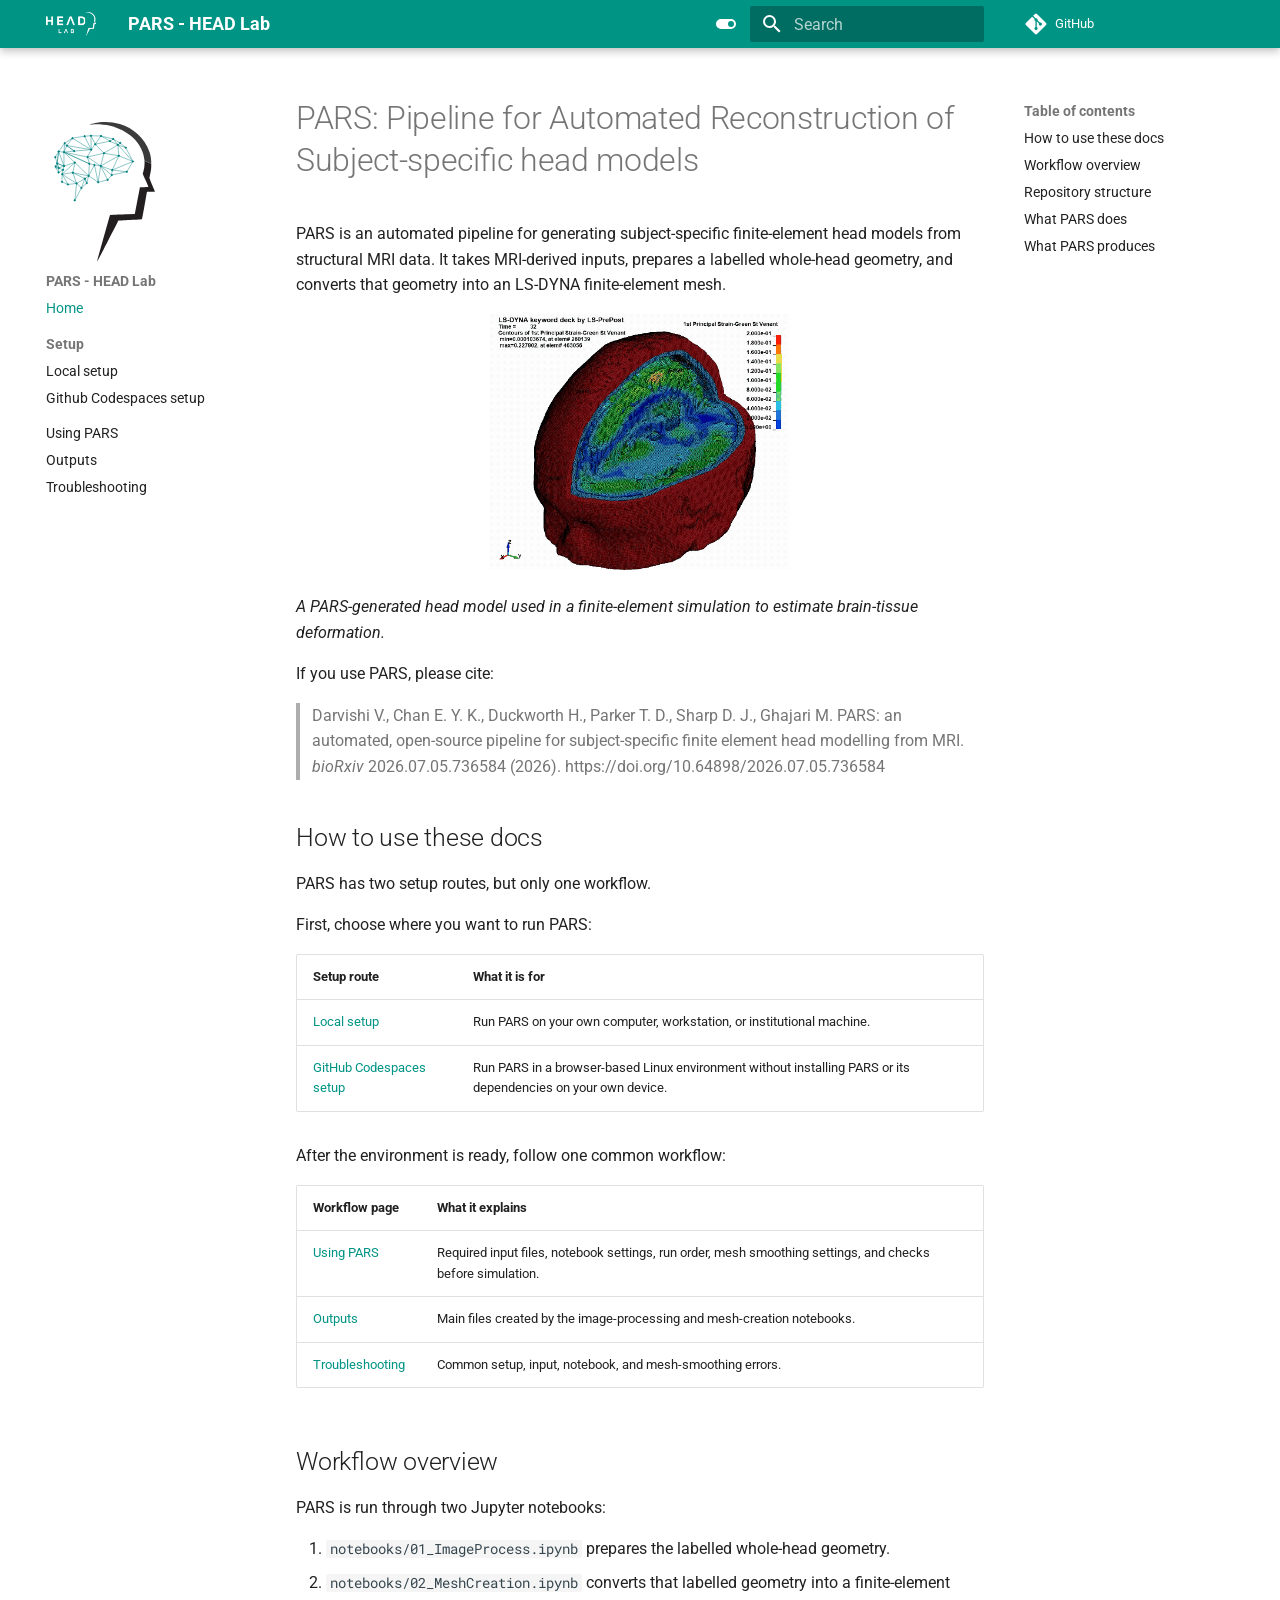
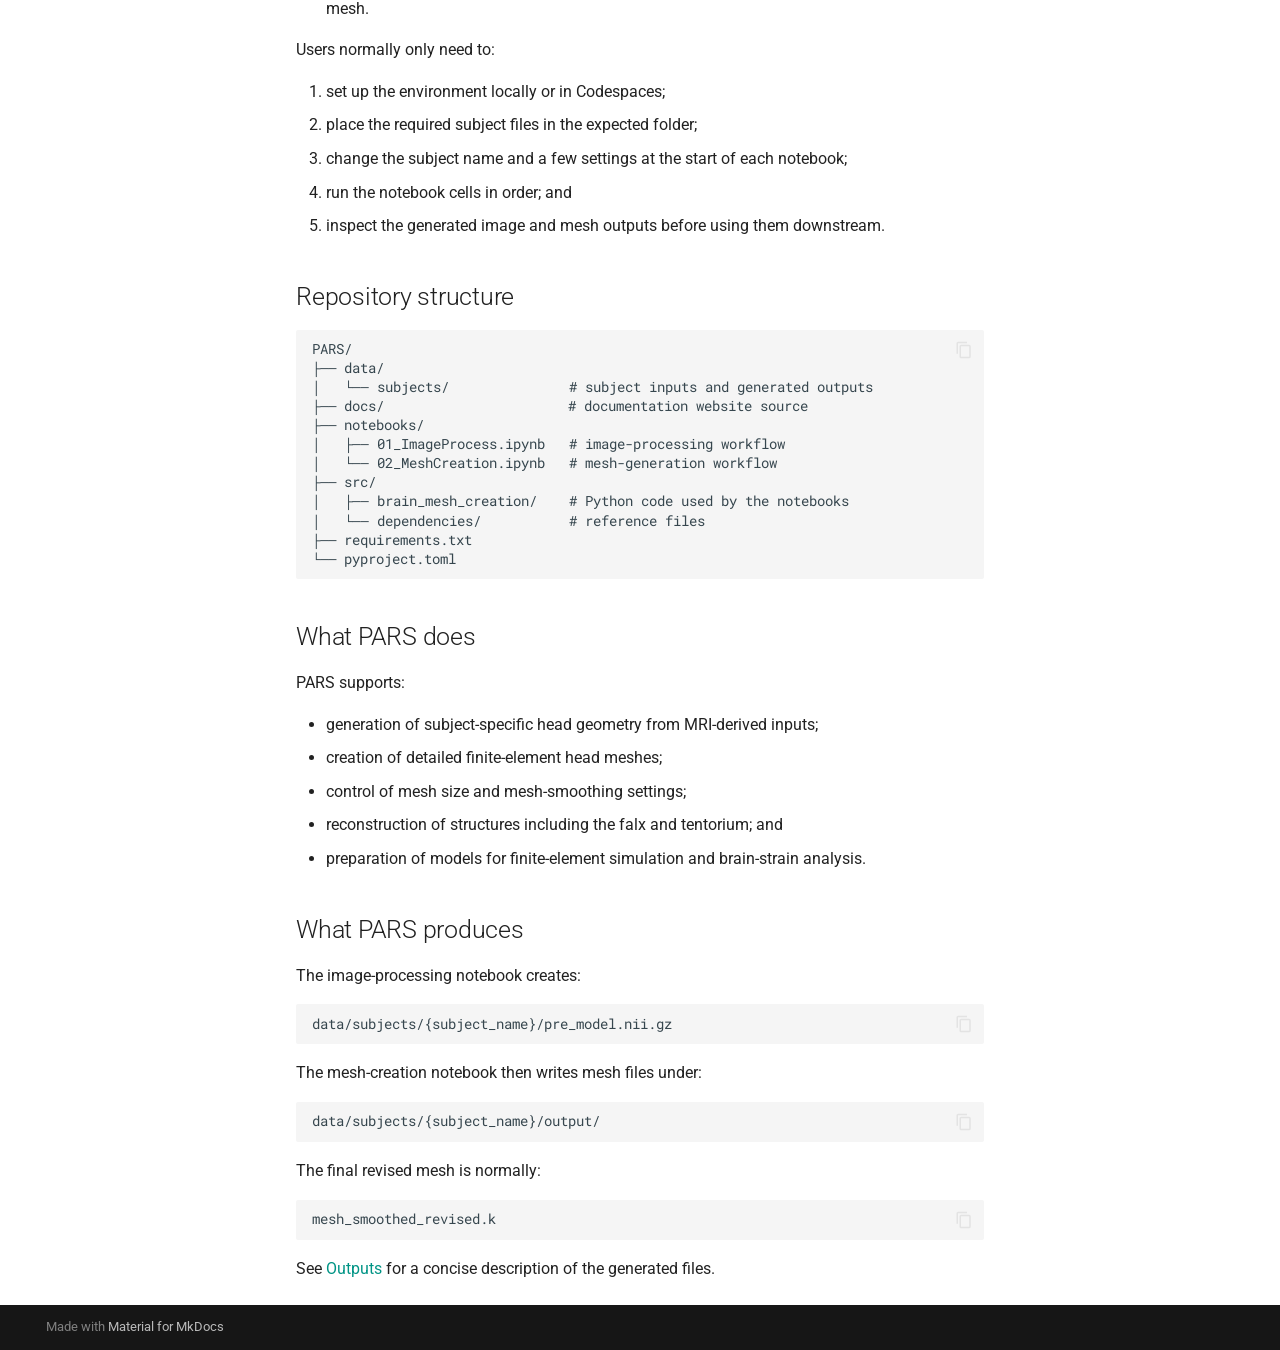
<file: index.html>
<!doctype html>
<html lang="en" class="no-js">
  <head>
    
      <meta charset="utf-8">
      <meta name="viewport" content="width=device-width,initial-scale=1">
      
      
      
      
      
        <link rel="next" href="installation/">
      
      
      <link rel="icon" href="assets/PARS_logo-01-cropped.svg">
      <meta name="generator" content="mkdocs-1.6.1, mkdocs-material-9.6.12">
    
    
      
        <title>PARS - HEAD Lab</title>
      
    
    
      <link rel="stylesheet" href="assets/stylesheets/main.2afb09e1.min.css">
      
        
        <link rel="stylesheet" href="assets/stylesheets/palette.06af60db.min.css">
      
      


    
    
      
    
    
      
        
        
        <link rel="preconnect" href="https://fonts.gstatic.com" crossorigin>
        <link rel="stylesheet" href="https://fonts.googleapis.com/css?family=Roboto:300,300i,400,400i,700,700i%7CRoboto+Mono:400,400i,700,700i&display=fallback">
        <style>:root{--md-text-font:"Roboto";--md-code-font:"Roboto Mono"}</style>
      
    
    
      <link rel="stylesheet" href="stylesheets/extra.css">
    
    <script>__md_scope=new URL(".",location),__md_hash=e=>[...e].reduce(((e,_)=>(e<<5)-e+_.charCodeAt(0)),0),__md_get=(e,_=localStorage,t=__md_scope)=>JSON.parse(_.getItem(t.pathname+"."+e)),__md_set=(e,_,t=localStorage,a=__md_scope)=>{try{t.setItem(a.pathname+"."+e,JSON.stringify(_))}catch(e){}}</script>
    
      

    
    
    
  </head>
  
  
    
    
      
    
    
    
    
    <body dir="ltr" data-md-color-scheme="default" data-md-color-primary="teal" data-md-color-accent="indigo">
  
    
    <input class="md-toggle" data-md-toggle="drawer" type="checkbox" id="__drawer" autocomplete="off">
    <input class="md-toggle" data-md-toggle="search" type="checkbox" id="__search" autocomplete="off">
    <label class="md-overlay" for="__drawer"></label>
    <div data-md-component="skip">
      
        
        <a href="#pars-pipeline-for-automated-reconstruction-of-subject-specific-head-models" class="md-skip">
          Skip to content
        </a>
      
    </div>
    <div data-md-component="announce">
      
    </div>
    
    
      

  

<header class="md-header md-header--shadow" data-md-component="header">
  <nav class="md-header__inner md-grid" aria-label="Header">
    <a href="." title="PARS - HEAD Lab" class="md-header__button md-logo" aria-label="PARS - HEAD Lab" data-md-component="logo">
      
  <img src="assets/HeadLab-Logo-white.png" alt="logo">

    </a>
    <label class="md-header__button md-icon" for="__drawer">
      
      <svg xmlns="http://www.w3.org/2000/svg" viewBox="0 0 24 24"><path d="M3 6h18v2H3zm0 5h18v2H3zm0 5h18v2H3z"/></svg>
    </label>
    <div class="md-header__title" data-md-component="header-title">
      <div class="md-header__ellipsis">
        <div class="md-header__topic">
          <span class="md-ellipsis">
            PARS - HEAD Lab
          </span>
        </div>
        <div class="md-header__topic" data-md-component="header-topic">
          <span class="md-ellipsis">
            
              Home
            
          </span>
        </div>
      </div>
    </div>
    
      
        <form class="md-header__option" data-md-component="palette">
  
    
    
    
    <input class="md-option" data-md-color-media="" data-md-color-scheme="default" data-md-color-primary="teal" data-md-color-accent="indigo"  aria-label="Switch to dark mode"  type="radio" name="__palette" id="__palette_0">
    
      <label class="md-header__button md-icon" title="Switch to dark mode" for="__palette_1" hidden>
        <svg xmlns="http://www.w3.org/2000/svg" viewBox="0 0 24 24"><path d="M17 7H7a5 5 0 0 0-5 5 5 5 0 0 0 5 5h10a5 5 0 0 0 5-5 5 5 0 0 0-5-5m0 8a3 3 0 0 1-3-3 3 3 0 0 1 3-3 3 3 0 0 1 3 3 3 3 0 0 1-3 3"/></svg>
      </label>
    
  
    
    
    
    <input class="md-option" data-md-color-media="" data-md-color-scheme="slate" data-md-color-primary="teal" data-md-color-accent="indigo"  aria-label="Switch to light mode"  type="radio" name="__palette" id="__palette_1">
    
      <label class="md-header__button md-icon" title="Switch to light mode" for="__palette_0" hidden>
        <svg xmlns="http://www.w3.org/2000/svg" viewBox="0 0 24 24"><path d="M17 6H7c-3.31 0-6 2.69-6 6s2.69 6 6 6h10c3.31 0 6-2.69 6-6s-2.69-6-6-6m0 10H7c-2.21 0-4-1.79-4-4s1.79-4 4-4h10c2.21 0 4 1.79 4 4s-1.79 4-4 4M7 9c-1.66 0-3 1.34-3 3s1.34 3 3 3 3-1.34 3-3-1.34-3-3-3"/></svg>
      </label>
    
  
</form>
      
    
    
      <script>var palette=__md_get("__palette");if(palette&&palette.color){if("(prefers-color-scheme)"===palette.color.media){var media=matchMedia("(prefers-color-scheme: light)"),input=document.querySelector(media.matches?"[data-md-color-media='(prefers-color-scheme: light)']":"[data-md-color-media='(prefers-color-scheme: dark)']");palette.color.media=input.getAttribute("data-md-color-media"),palette.color.scheme=input.getAttribute("data-md-color-scheme"),palette.color.primary=input.getAttribute("data-md-color-primary"),palette.color.accent=input.getAttribute("data-md-color-accent")}for(var[key,value]of Object.entries(palette.color))document.body.setAttribute("data-md-color-"+key,value)}</script>
    
    
    
      
      
        <label class="md-header__button md-icon" for="__search">
          
          <svg xmlns="http://www.w3.org/2000/svg" viewBox="0 0 24 24"><path d="M9.5 3A6.5 6.5 0 0 1 16 9.5c0 1.61-.59 3.09-1.56 4.23l.27.27h.79l5 5-1.5 1.5-5-5v-.79l-.27-.27A6.52 6.52 0 0 1 9.5 16 6.5 6.5 0 0 1 3 9.5 6.5 6.5 0 0 1 9.5 3m0 2C7 5 5 7 5 9.5S7 14 9.5 14 14 12 14 9.5 12 5 9.5 5"/></svg>
        </label>
        <div class="md-search" data-md-component="search" role="dialog">
  <label class="md-search__overlay" for="__search"></label>
  <div class="md-search__inner" role="search">
    <form class="md-search__form" name="search">
      <input type="text" class="md-search__input" name="query" aria-label="Search" placeholder="Search" autocapitalize="off" autocorrect="off" autocomplete="off" spellcheck="false" data-md-component="search-query" required>
      <label class="md-search__icon md-icon" for="__search">
        
        <svg xmlns="http://www.w3.org/2000/svg" viewBox="0 0 24 24"><path d="M9.5 3A6.5 6.5 0 0 1 16 9.5c0 1.61-.59 3.09-1.56 4.23l.27.27h.79l5 5-1.5 1.5-5-5v-.79l-.27-.27A6.52 6.52 0 0 1 9.5 16 6.5 6.5 0 0 1 3 9.5 6.5 6.5 0 0 1 9.5 3m0 2C7 5 5 7 5 9.5S7 14 9.5 14 14 12 14 9.5 12 5 9.5 5"/></svg>
        
        <svg xmlns="http://www.w3.org/2000/svg" viewBox="0 0 24 24"><path d="M20 11v2H8l5.5 5.5-1.42 1.42L4.16 12l7.92-7.92L13.5 5.5 8 11z"/></svg>
      </label>
      <nav class="md-search__options" aria-label="Search">
        
        <button type="reset" class="md-search__icon md-icon" title="Clear" aria-label="Clear" tabindex="-1">
          
          <svg xmlns="http://www.w3.org/2000/svg" viewBox="0 0 24 24"><path d="M19 6.41 17.59 5 12 10.59 6.41 5 5 6.41 10.59 12 5 17.59 6.41 19 12 13.41 17.59 19 19 17.59 13.41 12z"/></svg>
        </button>
      </nav>
      
    </form>
    <div class="md-search__output">
      <div class="md-search__scrollwrap" tabindex="0" data-md-scrollfix>
        <div class="md-search-result" data-md-component="search-result">
          <div class="md-search-result__meta">
            Initializing search
          </div>
          <ol class="md-search-result__list" role="presentation"></ol>
        </div>
      </div>
    </div>
  </div>
</div>
      
    
    
      <div class="md-header__source">
        <a href="https://github.com/HEADLabIC/PARS.git" title="Go to repository" class="md-source" data-md-component="source">
  <div class="md-source__icon md-icon">
    
    <svg xmlns="http://www.w3.org/2000/svg" viewBox="0 0 448 512"><!--! Font Awesome Free 6.7.2 by @fontawesome - https://fontawesome.com License - https://fontawesome.com/license/free (Icons: CC BY 4.0, Fonts: SIL OFL 1.1, Code: MIT License) Copyright 2024 Fonticons, Inc.--><path d="M439.55 236.05 244 40.45a28.87 28.87 0 0 0-40.81 0l-40.66 40.63 51.52 51.52c27.06-9.14 52.68 16.77 43.39 43.68l49.66 49.66c34.23-11.8 61.18 31 35.47 56.69-26.49 26.49-70.21-2.87-56-37.34L240.22 199v121.85c25.3 12.54 22.26 41.85 9.08 55a34.34 34.34 0 0 1-48.55 0c-17.57-17.6-11.07-46.91 11.25-56v-123c-20.8-8.51-24.6-30.74-18.64-45L142.57 101 8.45 235.14a28.86 28.86 0 0 0 0 40.81l195.61 195.6a28.86 28.86 0 0 0 40.8 0l194.69-194.69a28.86 28.86 0 0 0 0-40.81"/></svg>
  </div>
  <div class="md-source__repository">
    GitHub
  </div>
</a>
      </div>
    
  </nav>
  
</header>
    
    <div class="md-container" data-md-component="container">
      
      
        
          
        
      
      <main class="md-main" data-md-component="main">
        <div class="md-main__inner md-grid">
          
            
              
              <div class="md-sidebar md-sidebar--primary" data-md-component="sidebar" data-md-type="navigation" >
                <div class="md-sidebar__scrollwrap">
                  <div class="md-sidebar__inner">
                    



<nav class="md-nav md-nav--primary" aria-label="Navigation" data-md-level="0">
  <label class="md-nav__title" for="__drawer">
    <a href="." title="PARS - HEAD Lab" class="md-nav__button md-logo" aria-label="PARS - HEAD Lab" data-md-component="logo">
      
  <img src="assets/HeadLab-Logo-white.png" alt="logo">

    </a>
    PARS - HEAD Lab
  </label>
  
    <div class="md-nav__source">
      <a href="https://github.com/HEADLabIC/PARS.git" title="Go to repository" class="md-source" data-md-component="source">
  <div class="md-source__icon md-icon">
    
    <svg xmlns="http://www.w3.org/2000/svg" viewBox="0 0 448 512"><!--! Font Awesome Free 6.7.2 by @fontawesome - https://fontawesome.com License - https://fontawesome.com/license/free (Icons: CC BY 4.0, Fonts: SIL OFL 1.1, Code: MIT License) Copyright 2024 Fonticons, Inc.--><path d="M439.55 236.05 244 40.45a28.87 28.87 0 0 0-40.81 0l-40.66 40.63 51.52 51.52c27.06-9.14 52.68 16.77 43.39 43.68l49.66 49.66c34.23-11.8 61.18 31 35.47 56.69-26.49 26.49-70.21-2.87-56-37.34L240.22 199v121.85c25.3 12.54 22.26 41.85 9.08 55a34.34 34.34 0 0 1-48.55 0c-17.57-17.6-11.07-46.91 11.25-56v-123c-20.8-8.51-24.6-30.74-18.64-45L142.57 101 8.45 235.14a28.86 28.86 0 0 0 0 40.81l195.61 195.6a28.86 28.86 0 0 0 40.8 0l194.69-194.69a28.86 28.86 0 0 0 0-40.81"/></svg>
  </div>
  <div class="md-source__repository">
    GitHub
  </div>
</a>
    </div>
  
  <ul class="md-nav__list" data-md-scrollfix>
    
      
      
  
  
    
  
  
  
    <li class="md-nav__item md-nav__item--active">
      
      <input class="md-nav__toggle md-toggle" type="checkbox" id="__toc">
      
      
        
      
      
        <label class="md-nav__link md-nav__link--active" for="__toc">
          
  
  
  <span class="md-ellipsis">
    Home
    
  </span>
  

          <span class="md-nav__icon md-icon"></span>
        </label>
      
      <a href="." class="md-nav__link md-nav__link--active">
        
  
  
  <span class="md-ellipsis">
    Home
    
  </span>
  

      </a>
      
        

<nav class="md-nav md-nav--secondary" aria-label="Table of contents">
  
  
  
    
  
  
    <label class="md-nav__title" for="__toc">
      <span class="md-nav__icon md-icon"></span>
      Table of contents
    </label>
    <ul class="md-nav__list" data-md-component="toc" data-md-scrollfix>
      
        <li class="md-nav__item">
  <a href="#how-to-use-these-docs" class="md-nav__link">
    <span class="md-ellipsis">
      How to use these docs
    </span>
  </a>
  
</li>
      
        <li class="md-nav__item">
  <a href="#workflow-overview" class="md-nav__link">
    <span class="md-ellipsis">
      Workflow overview
    </span>
  </a>
  
</li>
      
        <li class="md-nav__item">
  <a href="#repository-structure" class="md-nav__link">
    <span class="md-ellipsis">
      Repository structure
    </span>
  </a>
  
</li>
      
        <li class="md-nav__item">
  <a href="#what-pars-does" class="md-nav__link">
    <span class="md-ellipsis">
      What PARS does
    </span>
  </a>
  
</li>
      
        <li class="md-nav__item">
  <a href="#what-pars-produces" class="md-nav__link">
    <span class="md-ellipsis">
      What PARS produces
    </span>
  </a>
  
</li>
      
    </ul>
  
</nav>
      
    </li>
  

    
      
      
  
  
  
  
    
    
    
    
      
        
        
      
    
    
    <li class="md-nav__item md-nav__item--section md-nav__item--nested">
      
        
        
        <input class="md-nav__toggle md-toggle " type="checkbox" id="__nav_2" >
        
          
          <label class="md-nav__link" for="__nav_2" id="__nav_2_label" tabindex="">
            
  
  
  <span class="md-ellipsis">
    Setup
    
  </span>
  

            <span class="md-nav__icon md-icon"></span>
          </label>
        
        <nav class="md-nav" data-md-level="1" aria-labelledby="__nav_2_label" aria-expanded="false">
          <label class="md-nav__title" for="__nav_2">
            <span class="md-nav__icon md-icon"></span>
            Setup
          </label>
          <ul class="md-nav__list" data-md-scrollfix>
            
              
                
  
  
  
  
    <li class="md-nav__item">
      <a href="installation/" class="md-nav__link">
        
  
  
  <span class="md-ellipsis">
    Local setup
    
  </span>
  

      </a>
    </li>
  

              
            
              
                
  
  
  
  
    <li class="md-nav__item">
      <a href="codespaces/" class="md-nav__link">
        
  
  
  <span class="md-ellipsis">
    Github Codespaces setup
    
  </span>
  

      </a>
    </li>
  

              
            
          </ul>
        </nav>
      
    </li>
  

    
      
      
  
  
  
  
    <li class="md-nav__item">
      <a href="usage/" class="md-nav__link">
        
  
  
  <span class="md-ellipsis">
    Using PARS
    
  </span>
  

      </a>
    </li>
  

    
      
      
  
  
  
  
    <li class="md-nav__item">
      <a href="outputs/" class="md-nav__link">
        
  
  
  <span class="md-ellipsis">
    Outputs
    
  </span>
  

      </a>
    </li>
  

    
      
      
  
  
  
  
    <li class="md-nav__item">
      <a href="troubleshooting/" class="md-nav__link">
        
  
  
  <span class="md-ellipsis">
    Troubleshooting
    
  </span>
  

      </a>
    </li>
  

    
  </ul>
</nav>
                  </div>
                </div>
              </div>
            
            
              
              <div class="md-sidebar md-sidebar--secondary" data-md-component="sidebar" data-md-type="toc" >
                <div class="md-sidebar__scrollwrap">
                  <div class="md-sidebar__inner">
                    

<nav class="md-nav md-nav--secondary" aria-label="Table of contents">
  
  
  
    
  
  
    <label class="md-nav__title" for="__toc">
      <span class="md-nav__icon md-icon"></span>
      Table of contents
    </label>
    <ul class="md-nav__list" data-md-component="toc" data-md-scrollfix>
      
        <li class="md-nav__item">
  <a href="#how-to-use-these-docs" class="md-nav__link">
    <span class="md-ellipsis">
      How to use these docs
    </span>
  </a>
  
</li>
      
        <li class="md-nav__item">
  <a href="#workflow-overview" class="md-nav__link">
    <span class="md-ellipsis">
      Workflow overview
    </span>
  </a>
  
</li>
      
        <li class="md-nav__item">
  <a href="#repository-structure" class="md-nav__link">
    <span class="md-ellipsis">
      Repository structure
    </span>
  </a>
  
</li>
      
        <li class="md-nav__item">
  <a href="#what-pars-does" class="md-nav__link">
    <span class="md-ellipsis">
      What PARS does
    </span>
  </a>
  
</li>
      
        <li class="md-nav__item">
  <a href="#what-pars-produces" class="md-nav__link">
    <span class="md-ellipsis">
      What PARS produces
    </span>
  </a>
  
</li>
      
    </ul>
  
</nav>
                  </div>
                </div>
              </div>
            
          
          
            <div class="md-content" data-md-component="content">
              <article class="md-content__inner md-typeset">
                
                  


  
  


<h1 id="pars-pipeline-for-automated-reconstruction-of-subject-specific-head-models">PARS: Pipeline for Automated Reconstruction of Subject-specific head models</h1>
<p>PARS is an automated pipeline for generating subject-specific finite-element head models from structural MRI data. It takes MRI-derived inputs, prepares a labelled whole-head geometry, and converts that geometry into an LS-DYNA finite-element mesh.</p>
<p align="center">
  <img src="assets/brain-strain-demo.gif"
       alt="Finite-element simulation showing brain strain"
       width="300">
</p>

<p><em>A PARS-generated head model used in a finite-element simulation to estimate brain-tissue deformation.</em></p>
<p>If you use PARS, please cite:</p>
<blockquote>
<p>Darvishi V., Chan E. Y. K., Duckworth H., Parker T. D., Sharp D. J., Ghajari M. PARS: an automated, open-source pipeline for subject-specific finite element head modelling from MRI. <em>bioRxiv</em> 2026.07.05.736584 (2026). https://doi.org/10.64898/2026.07.05.736584</p>
</blockquote>
<h2 id="how-to-use-these-docs">How to use these docs</h2>
<p>PARS has two setup routes, but only one workflow.</p>
<p>First, choose where you want to run PARS:</p>
<table>
<thead>
<tr>
<th>Setup route</th>
<th>What it is for</th>
</tr>
</thead>
<tbody>
<tr>
<td><a href="installation/">Local setup</a></td>
<td>Run PARS on your own computer, workstation, or institutional machine.</td>
</tr>
<tr>
<td><a href="codespaces/">GitHub Codespaces setup</a></td>
<td>Run PARS in a browser-based Linux environment without installing PARS or its dependencies on your own device.</td>
</tr>
</tbody>
</table>
<p>After the environment is ready, follow one common workflow:</p>
<table>
<thead>
<tr>
<th>Workflow page</th>
<th>What it explains</th>
</tr>
</thead>
<tbody>
<tr>
<td><a href="usage/">Using PARS</a></td>
<td>Required input files, notebook settings, run order, mesh smoothing settings, and checks before simulation.</td>
</tr>
<tr>
<td><a href="outputs/">Outputs</a></td>
<td>Main files created by the image-processing and mesh-creation notebooks.</td>
</tr>
<tr>
<td><a href="troubleshooting/">Troubleshooting</a></td>
<td>Common setup, input, notebook, and mesh-smoothing errors.</td>
</tr>
</tbody>
</table>
<h2 id="workflow-overview">Workflow overview</h2>
<p>PARS is run through two Jupyter notebooks:</p>
<ol>
<li><code>notebooks/01_ImageProcess.ipynb</code> prepares the labelled whole-head geometry.</li>
<li><code>notebooks/02_MeshCreation.ipynb</code> converts that labelled geometry into a finite-element mesh.</li>
</ol>
<p>Users normally only need to:</p>
<ol>
<li>set up the environment locally or in Codespaces;</li>
<li>place the required subject files in the expected folder;</li>
<li>change the subject name and a few settings at the start of each notebook;</li>
<li>run the notebook cells in order; and</li>
<li>inspect the generated image and mesh outputs before using them downstream.</li>
</ol>
<h2 id="repository-structure">Repository structure</h2>
<div class="highlight"><pre><span></span><code>PARS/
├── data/
│   └── subjects/               # subject inputs and generated outputs
├── docs/                       # documentation website source
├── notebooks/
│   ├── 01_ImageProcess.ipynb   # image-processing workflow
│   └── 02_MeshCreation.ipynb   # mesh-generation workflow
├── src/
│   ├── brain_mesh_creation/    # Python code used by the notebooks
│   └── dependencies/           # reference files
├── requirements.txt
└── pyproject.toml
</code></pre></div>
<h2 id="what-pars-does">What PARS does</h2>
<p>PARS supports:</p>
<ul>
<li>generation of subject-specific head geometry from MRI-derived inputs;</li>
<li>creation of detailed finite-element head meshes;</li>
<li>control of mesh size and mesh-smoothing settings;</li>
<li>reconstruction of structures including the falx and tentorium; and</li>
<li>preparation of models for finite-element simulation and brain-strain analysis.</li>
</ul>
<h2 id="what-pars-produces">What PARS produces</h2>
<p>The image-processing notebook creates:</p>
<div class="highlight"><pre><span></span><code>data/subjects/{subject_name}/pre_model.nii.gz
</code></pre></div>
<p>The mesh-creation notebook then writes mesh files under:</p>
<div class="highlight"><pre><span></span><code>data/subjects/{subject_name}/output/
</code></pre></div>
<p>The final revised mesh is normally:</p>
<div class="highlight"><pre><span></span><code>mesh_smoothed_revised.k
</code></pre></div>
<p>See <a href="outputs/">Outputs</a> for a concise description of the generated files.</p>












                
              </article>
            </div>
          
          
<script>var target=document.getElementById(location.hash.slice(1));target&&target.name&&(target.checked=target.name.startsWith("__tabbed_"))</script>
        </div>
        
      </main>
      
        <footer class="md-footer">
  
  <div class="md-footer-meta md-typeset">
    <div class="md-footer-meta__inner md-grid">
      <div class="md-copyright">
  
  
    Made with
    <a href="https://squidfunk.github.io/mkdocs-material/" target="_blank" rel="noopener">
      Material for MkDocs
    </a>
  
</div>
      
    </div>
  </div>
</footer>
      
    </div>
    <div class="md-dialog" data-md-component="dialog">
      <div class="md-dialog__inner md-typeset"></div>
    </div>
    
    
    
      
      <script id="__config" type="application/json">{"base": ".", "features": ["navigation.sections", "navigation.tracking", "toc.follow", "content.code.copy"], "search": "assets/javascripts/workers/search.f8cc74c7.min.js", "tags": null, "translations": {"clipboard.copied": "Copied to clipboard", "clipboard.copy": "Copy to clipboard", "search.result.more.one": "1 more on this page", "search.result.more.other": "# more on this page", "search.result.none": "No matching documents", "search.result.one": "1 matching document", "search.result.other": "# matching documents", "search.result.placeholder": "Type to start searching", "search.result.term.missing": "Missing", "select.version": "Select version"}, "version": null}</script>
    
    
      <script src="assets/javascripts/bundle.c8b220af.min.js"></script>
      
    
  </body>
</html>
</file>
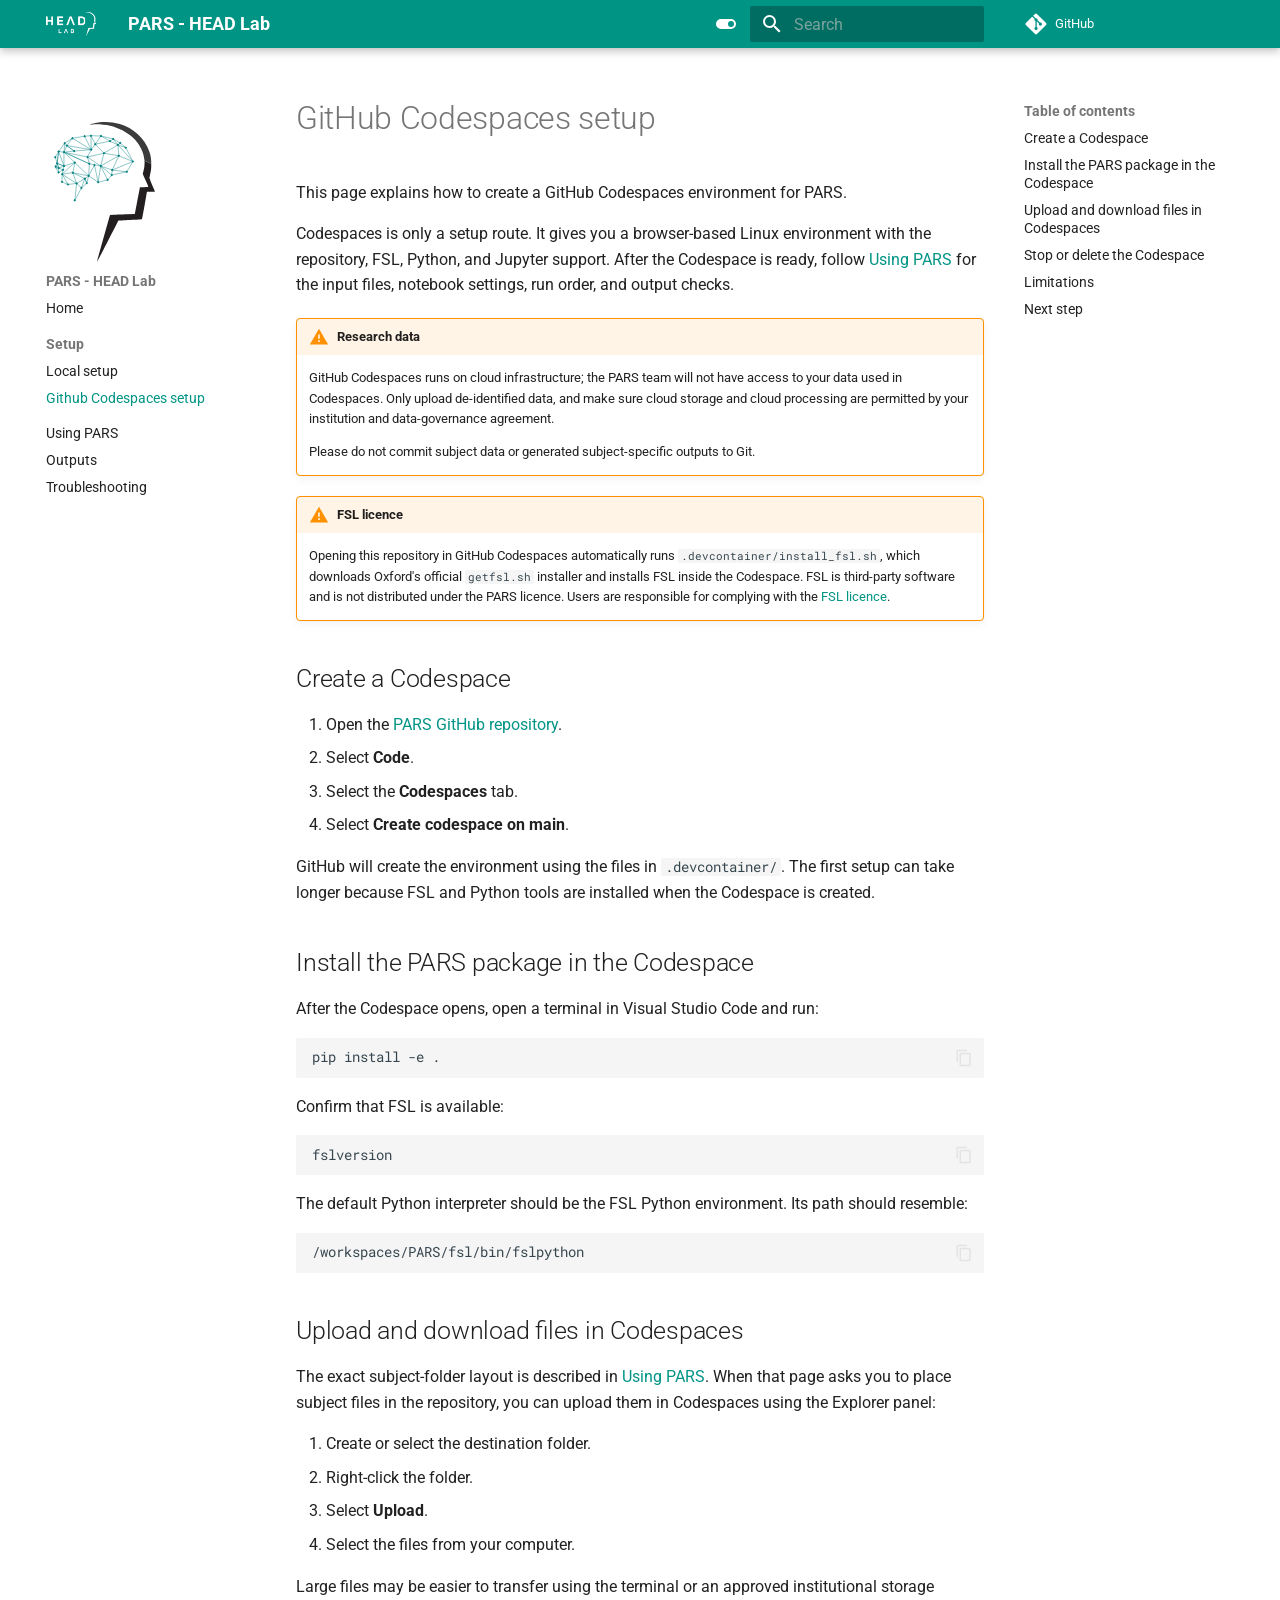
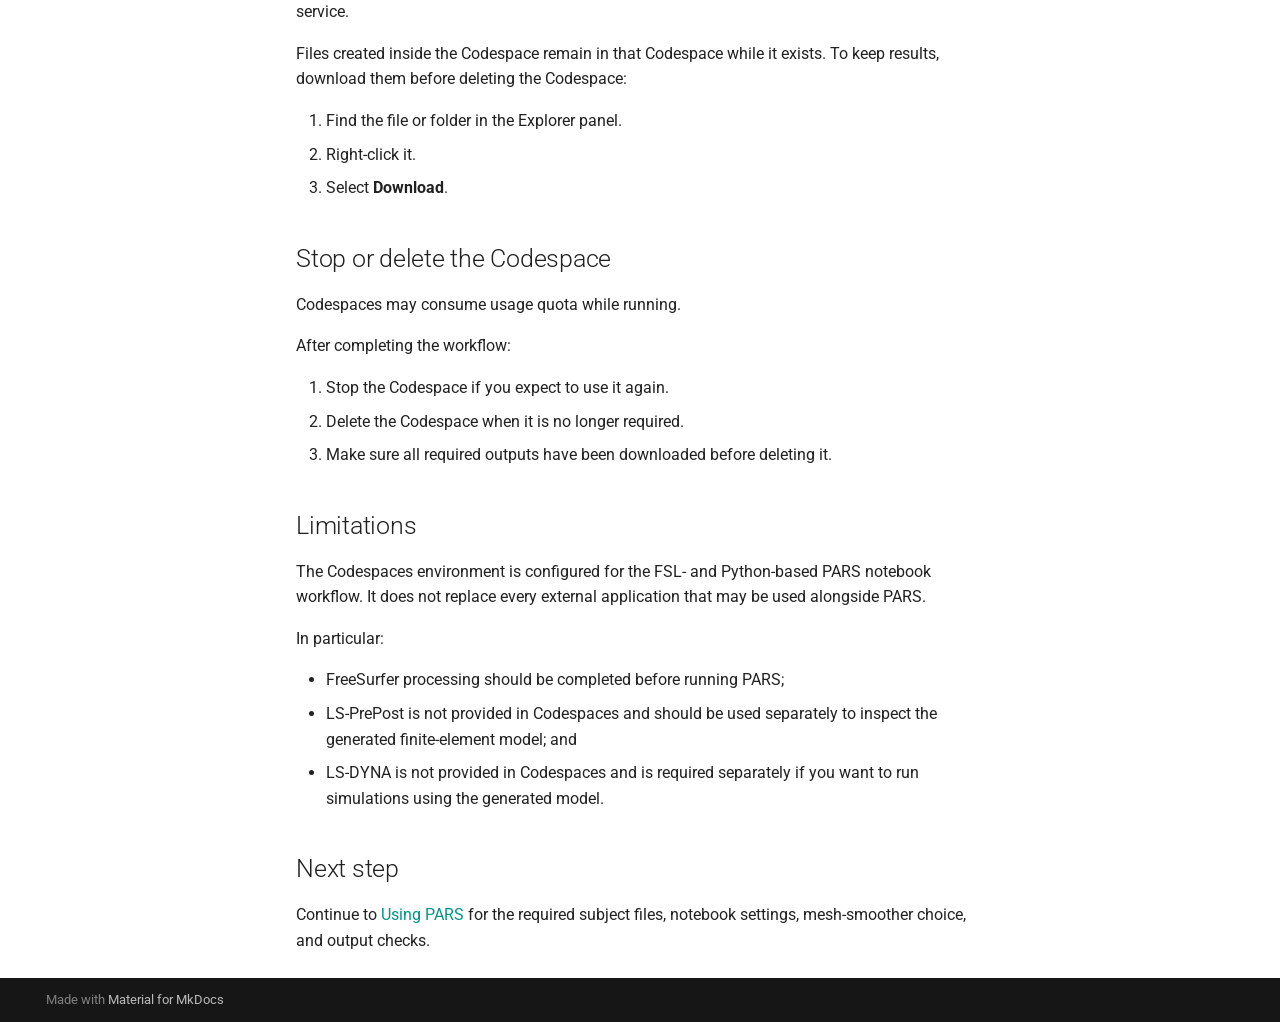
<file: codespaces/index.html>
<!doctype html>
<html lang="en" class="no-js">
  <head>
    
      <meta charset="utf-8">
      <meta name="viewport" content="width=device-width,initial-scale=1">
      
      
      
      
        <link rel="prev" href="../installation/">
      
      
        <link rel="next" href="../usage/">
      
      
      <link rel="icon" href="../assets/PARS_logo-01-cropped.svg">
      <meta name="generator" content="mkdocs-1.6.1, mkdocs-material-9.6.12">
    
    
      
        <title>Github Codespaces setup - PARS - HEAD Lab</title>
      
    
    
      <link rel="stylesheet" href="../assets/stylesheets/main.2afb09e1.min.css">
      
        
        <link rel="stylesheet" href="../assets/stylesheets/palette.06af60db.min.css">
      
      


    
    
      
    
    
      
        
        
        <link rel="preconnect" href="https://fonts.gstatic.com" crossorigin>
        <link rel="stylesheet" href="https://fonts.googleapis.com/css?family=Roboto:300,300i,400,400i,700,700i%7CRoboto+Mono:400,400i,700,700i&display=fallback">
        <style>:root{--md-text-font:"Roboto";--md-code-font:"Roboto Mono"}</style>
      
    
    
      <link rel="stylesheet" href="../stylesheets/extra.css">
    
    <script>__md_scope=new URL("..",location),__md_hash=e=>[...e].reduce(((e,_)=>(e<<5)-e+_.charCodeAt(0)),0),__md_get=(e,_=localStorage,t=__md_scope)=>JSON.parse(_.getItem(t.pathname+"."+e)),__md_set=(e,_,t=localStorage,a=__md_scope)=>{try{t.setItem(a.pathname+"."+e,JSON.stringify(_))}catch(e){}}</script>
    
      

    
    
    
  </head>
  
  
    
    
      
    
    
    
    
    <body dir="ltr" data-md-color-scheme="default" data-md-color-primary="teal" data-md-color-accent="indigo">
  
    
    <input class="md-toggle" data-md-toggle="drawer" type="checkbox" id="__drawer" autocomplete="off">
    <input class="md-toggle" data-md-toggle="search" type="checkbox" id="__search" autocomplete="off">
    <label class="md-overlay" for="__drawer"></label>
    <div data-md-component="skip">
      
        
        <a href="#github-codespaces-setup" class="md-skip">
          Skip to content
        </a>
      
    </div>
    <div data-md-component="announce">
      
    </div>
    
    
      

  

<header class="md-header md-header--shadow" data-md-component="header">
  <nav class="md-header__inner md-grid" aria-label="Header">
    <a href=".." title="PARS - HEAD Lab" class="md-header__button md-logo" aria-label="PARS - HEAD Lab" data-md-component="logo">
      
  <img src="../assets/HeadLab-Logo-white.png" alt="logo">

    </a>
    <label class="md-header__button md-icon" for="__drawer">
      
      <svg xmlns="http://www.w3.org/2000/svg" viewBox="0 0 24 24"><path d="M3 6h18v2H3zm0 5h18v2H3zm0 5h18v2H3z"/></svg>
    </label>
    <div class="md-header__title" data-md-component="header-title">
      <div class="md-header__ellipsis">
        <div class="md-header__topic">
          <span class="md-ellipsis">
            PARS - HEAD Lab
          </span>
        </div>
        <div class="md-header__topic" data-md-component="header-topic">
          <span class="md-ellipsis">
            
              Github Codespaces setup
            
          </span>
        </div>
      </div>
    </div>
    
      
        <form class="md-header__option" data-md-component="palette">
  
    
    
    
    <input class="md-option" data-md-color-media="" data-md-color-scheme="default" data-md-color-primary="teal" data-md-color-accent="indigo"  aria-label="Switch to dark mode"  type="radio" name="__palette" id="__palette_0">
    
      <label class="md-header__button md-icon" title="Switch to dark mode" for="__palette_1" hidden>
        <svg xmlns="http://www.w3.org/2000/svg" viewBox="0 0 24 24"><path d="M17 7H7a5 5 0 0 0-5 5 5 5 0 0 0 5 5h10a5 5 0 0 0 5-5 5 5 0 0 0-5-5m0 8a3 3 0 0 1-3-3 3 3 0 0 1 3-3 3 3 0 0 1 3 3 3 3 0 0 1-3 3"/></svg>
      </label>
    
  
    
    
    
    <input class="md-option" data-md-color-media="" data-md-color-scheme="slate" data-md-color-primary="teal" data-md-color-accent="indigo"  aria-label="Switch to light mode"  type="radio" name="__palette" id="__palette_1">
    
      <label class="md-header__button md-icon" title="Switch to light mode" for="__palette_0" hidden>
        <svg xmlns="http://www.w3.org/2000/svg" viewBox="0 0 24 24"><path d="M17 6H7c-3.31 0-6 2.69-6 6s2.69 6 6 6h10c3.31 0 6-2.69 6-6s-2.69-6-6-6m0 10H7c-2.21 0-4-1.79-4-4s1.79-4 4-4h10c2.21 0 4 1.79 4 4s-1.79 4-4 4M7 9c-1.66 0-3 1.34-3 3s1.34 3 3 3 3-1.34 3-3-1.34-3-3-3"/></svg>
      </label>
    
  
</form>
      
    
    
      <script>var palette=__md_get("__palette");if(palette&&palette.color){if("(prefers-color-scheme)"===palette.color.media){var media=matchMedia("(prefers-color-scheme: light)"),input=document.querySelector(media.matches?"[data-md-color-media='(prefers-color-scheme: light)']":"[data-md-color-media='(prefers-color-scheme: dark)']");palette.color.media=input.getAttribute("data-md-color-media"),palette.color.scheme=input.getAttribute("data-md-color-scheme"),palette.color.primary=input.getAttribute("data-md-color-primary"),palette.color.accent=input.getAttribute("data-md-color-accent")}for(var[key,value]of Object.entries(palette.color))document.body.setAttribute("data-md-color-"+key,value)}</script>
    
    
    
      
      
        <label class="md-header__button md-icon" for="__search">
          
          <svg xmlns="http://www.w3.org/2000/svg" viewBox="0 0 24 24"><path d="M9.5 3A6.5 6.5 0 0 1 16 9.5c0 1.61-.59 3.09-1.56 4.23l.27.27h.79l5 5-1.5 1.5-5-5v-.79l-.27-.27A6.52 6.52 0 0 1 9.5 16 6.5 6.5 0 0 1 3 9.5 6.5 6.5 0 0 1 9.5 3m0 2C7 5 5 7 5 9.5S7 14 9.5 14 14 12 14 9.5 12 5 9.5 5"/></svg>
        </label>
        <div class="md-search" data-md-component="search" role="dialog">
  <label class="md-search__overlay" for="__search"></label>
  <div class="md-search__inner" role="search">
    <form class="md-search__form" name="search">
      <input type="text" class="md-search__input" name="query" aria-label="Search" placeholder="Search" autocapitalize="off" autocorrect="off" autocomplete="off" spellcheck="false" data-md-component="search-query" required>
      <label class="md-search__icon md-icon" for="__search">
        
        <svg xmlns="http://www.w3.org/2000/svg" viewBox="0 0 24 24"><path d="M9.5 3A6.5 6.5 0 0 1 16 9.5c0 1.61-.59 3.09-1.56 4.23l.27.27h.79l5 5-1.5 1.5-5-5v-.79l-.27-.27A6.52 6.52 0 0 1 9.5 16 6.5 6.5 0 0 1 3 9.5 6.5 6.5 0 0 1 9.5 3m0 2C7 5 5 7 5 9.5S7 14 9.5 14 14 12 14 9.5 12 5 9.5 5"/></svg>
        
        <svg xmlns="http://www.w3.org/2000/svg" viewBox="0 0 24 24"><path d="M20 11v2H8l5.5 5.5-1.42 1.42L4.16 12l7.92-7.92L13.5 5.5 8 11z"/></svg>
      </label>
      <nav class="md-search__options" aria-label="Search">
        
        <button type="reset" class="md-search__icon md-icon" title="Clear" aria-label="Clear" tabindex="-1">
          
          <svg xmlns="http://www.w3.org/2000/svg" viewBox="0 0 24 24"><path d="M19 6.41 17.59 5 12 10.59 6.41 5 5 6.41 10.59 12 5 17.59 6.41 19 12 13.41 17.59 19 19 17.59 13.41 12z"/></svg>
        </button>
      </nav>
      
    </form>
    <div class="md-search__output">
      <div class="md-search__scrollwrap" tabindex="0" data-md-scrollfix>
        <div class="md-search-result" data-md-component="search-result">
          <div class="md-search-result__meta">
            Initializing search
          </div>
          <ol class="md-search-result__list" role="presentation"></ol>
        </div>
      </div>
    </div>
  </div>
</div>
      
    
    
      <div class="md-header__source">
        <a href="https://github.com/HEADLabIC/PARS.git" title="Go to repository" class="md-source" data-md-component="source">
  <div class="md-source__icon md-icon">
    
    <svg xmlns="http://www.w3.org/2000/svg" viewBox="0 0 448 512"><!--! Font Awesome Free 6.7.2 by @fontawesome - https://fontawesome.com License - https://fontawesome.com/license/free (Icons: CC BY 4.0, Fonts: SIL OFL 1.1, Code: MIT License) Copyright 2024 Fonticons, Inc.--><path d="M439.55 236.05 244 40.45a28.87 28.87 0 0 0-40.81 0l-40.66 40.63 51.52 51.52c27.06-9.14 52.68 16.77 43.39 43.68l49.66 49.66c34.23-11.8 61.18 31 35.47 56.69-26.49 26.49-70.21-2.87-56-37.34L240.22 199v121.85c25.3 12.54 22.26 41.85 9.08 55a34.34 34.34 0 0 1-48.55 0c-17.57-17.6-11.07-46.91 11.25-56v-123c-20.8-8.51-24.6-30.74-18.64-45L142.57 101 8.45 235.14a28.86 28.86 0 0 0 0 40.81l195.61 195.6a28.86 28.86 0 0 0 40.8 0l194.69-194.69a28.86 28.86 0 0 0 0-40.81"/></svg>
  </div>
  <div class="md-source__repository">
    GitHub
  </div>
</a>
      </div>
    
  </nav>
  
</header>
    
    <div class="md-container" data-md-component="container">
      
      
        
          
        
      
      <main class="md-main" data-md-component="main">
        <div class="md-main__inner md-grid">
          
            
              
              <div class="md-sidebar md-sidebar--primary" data-md-component="sidebar" data-md-type="navigation" >
                <div class="md-sidebar__scrollwrap">
                  <div class="md-sidebar__inner">
                    



<nav class="md-nav md-nav--primary" aria-label="Navigation" data-md-level="0">
  <label class="md-nav__title" for="__drawer">
    <a href=".." title="PARS - HEAD Lab" class="md-nav__button md-logo" aria-label="PARS - HEAD Lab" data-md-component="logo">
      
  <img src="../assets/HeadLab-Logo-white.png" alt="logo">

    </a>
    PARS - HEAD Lab
  </label>
  
    <div class="md-nav__source">
      <a href="https://github.com/HEADLabIC/PARS.git" title="Go to repository" class="md-source" data-md-component="source">
  <div class="md-source__icon md-icon">
    
    <svg xmlns="http://www.w3.org/2000/svg" viewBox="0 0 448 512"><!--! Font Awesome Free 6.7.2 by @fontawesome - https://fontawesome.com License - https://fontawesome.com/license/free (Icons: CC BY 4.0, Fonts: SIL OFL 1.1, Code: MIT License) Copyright 2024 Fonticons, Inc.--><path d="M439.55 236.05 244 40.45a28.87 28.87 0 0 0-40.81 0l-40.66 40.63 51.52 51.52c27.06-9.14 52.68 16.77 43.39 43.68l49.66 49.66c34.23-11.8 61.18 31 35.47 56.69-26.49 26.49-70.21-2.87-56-37.34L240.22 199v121.85c25.3 12.54 22.26 41.85 9.08 55a34.34 34.34 0 0 1-48.55 0c-17.57-17.6-11.07-46.91 11.25-56v-123c-20.8-8.51-24.6-30.74-18.64-45L142.57 101 8.45 235.14a28.86 28.86 0 0 0 0 40.81l195.61 195.6a28.86 28.86 0 0 0 40.8 0l194.69-194.69a28.86 28.86 0 0 0 0-40.81"/></svg>
  </div>
  <div class="md-source__repository">
    GitHub
  </div>
</a>
    </div>
  
  <ul class="md-nav__list" data-md-scrollfix>
    
      
      
  
  
  
  
    <li class="md-nav__item">
      <a href=".." class="md-nav__link">
        
  
  
  <span class="md-ellipsis">
    Home
    
  </span>
  

      </a>
    </li>
  

    
      
      
  
  
    
  
  
  
    
    
    
    
      
        
        
      
    
    
    <li class="md-nav__item md-nav__item--active md-nav__item--section md-nav__item--nested">
      
        
        
        <input class="md-nav__toggle md-toggle " type="checkbox" id="__nav_2" checked>
        
          
          <label class="md-nav__link" for="__nav_2" id="__nav_2_label" tabindex="">
            
  
  
  <span class="md-ellipsis">
    Setup
    
  </span>
  

            <span class="md-nav__icon md-icon"></span>
          </label>
        
        <nav class="md-nav" data-md-level="1" aria-labelledby="__nav_2_label" aria-expanded="true">
          <label class="md-nav__title" for="__nav_2">
            <span class="md-nav__icon md-icon"></span>
            Setup
          </label>
          <ul class="md-nav__list" data-md-scrollfix>
            
              
                
  
  
  
  
    <li class="md-nav__item">
      <a href="../installation/" class="md-nav__link">
        
  
  
  <span class="md-ellipsis">
    Local setup
    
  </span>
  

      </a>
    </li>
  

              
            
              
                
  
  
    
  
  
  
    <li class="md-nav__item md-nav__item--active">
      
      <input class="md-nav__toggle md-toggle" type="checkbox" id="__toc">
      
      
        
      
      
        <label class="md-nav__link md-nav__link--active" for="__toc">
          
  
  
  <span class="md-ellipsis">
    Github Codespaces setup
    
  </span>
  

          <span class="md-nav__icon md-icon"></span>
        </label>
      
      <a href="./" class="md-nav__link md-nav__link--active">
        
  
  
  <span class="md-ellipsis">
    Github Codespaces setup
    
  </span>
  

      </a>
      
        

<nav class="md-nav md-nav--secondary" aria-label="Table of contents">
  
  
  
    
  
  
    <label class="md-nav__title" for="__toc">
      <span class="md-nav__icon md-icon"></span>
      Table of contents
    </label>
    <ul class="md-nav__list" data-md-component="toc" data-md-scrollfix>
      
        <li class="md-nav__item">
  <a href="#create-a-codespace" class="md-nav__link">
    <span class="md-ellipsis">
      Create a Codespace
    </span>
  </a>
  
</li>
      
        <li class="md-nav__item">
  <a href="#install-the-pars-package-in-the-codespace" class="md-nav__link">
    <span class="md-ellipsis">
      Install the PARS package in the Codespace
    </span>
  </a>
  
</li>
      
        <li class="md-nav__item">
  <a href="#upload-and-download-files-in-codespaces" class="md-nav__link">
    <span class="md-ellipsis">
      Upload and download files in Codespaces
    </span>
  </a>
  
</li>
      
        <li class="md-nav__item">
  <a href="#stop-or-delete-the-codespace" class="md-nav__link">
    <span class="md-ellipsis">
      Stop or delete the Codespace
    </span>
  </a>
  
</li>
      
        <li class="md-nav__item">
  <a href="#limitations" class="md-nav__link">
    <span class="md-ellipsis">
      Limitations
    </span>
  </a>
  
</li>
      
        <li class="md-nav__item">
  <a href="#next-step" class="md-nav__link">
    <span class="md-ellipsis">
      Next step
    </span>
  </a>
  
</li>
      
    </ul>
  
</nav>
      
    </li>
  

              
            
          </ul>
        </nav>
      
    </li>
  

    
      
      
  
  
  
  
    <li class="md-nav__item">
      <a href="../usage/" class="md-nav__link">
        
  
  
  <span class="md-ellipsis">
    Using PARS
    
  </span>
  

      </a>
    </li>
  

    
      
      
  
  
  
  
    <li class="md-nav__item">
      <a href="../outputs/" class="md-nav__link">
        
  
  
  <span class="md-ellipsis">
    Outputs
    
  </span>
  

      </a>
    </li>
  

    
      
      
  
  
  
  
    <li class="md-nav__item">
      <a href="../troubleshooting/" class="md-nav__link">
        
  
  
  <span class="md-ellipsis">
    Troubleshooting
    
  </span>
  

      </a>
    </li>
  

    
  </ul>
</nav>
                  </div>
                </div>
              </div>
            
            
              
              <div class="md-sidebar md-sidebar--secondary" data-md-component="sidebar" data-md-type="toc" >
                <div class="md-sidebar__scrollwrap">
                  <div class="md-sidebar__inner">
                    

<nav class="md-nav md-nav--secondary" aria-label="Table of contents">
  
  
  
    
  
  
    <label class="md-nav__title" for="__toc">
      <span class="md-nav__icon md-icon"></span>
      Table of contents
    </label>
    <ul class="md-nav__list" data-md-component="toc" data-md-scrollfix>
      
        <li class="md-nav__item">
  <a href="#create-a-codespace" class="md-nav__link">
    <span class="md-ellipsis">
      Create a Codespace
    </span>
  </a>
  
</li>
      
        <li class="md-nav__item">
  <a href="#install-the-pars-package-in-the-codespace" class="md-nav__link">
    <span class="md-ellipsis">
      Install the PARS package in the Codespace
    </span>
  </a>
  
</li>
      
        <li class="md-nav__item">
  <a href="#upload-and-download-files-in-codespaces" class="md-nav__link">
    <span class="md-ellipsis">
      Upload and download files in Codespaces
    </span>
  </a>
  
</li>
      
        <li class="md-nav__item">
  <a href="#stop-or-delete-the-codespace" class="md-nav__link">
    <span class="md-ellipsis">
      Stop or delete the Codespace
    </span>
  </a>
  
</li>
      
        <li class="md-nav__item">
  <a href="#limitations" class="md-nav__link">
    <span class="md-ellipsis">
      Limitations
    </span>
  </a>
  
</li>
      
        <li class="md-nav__item">
  <a href="#next-step" class="md-nav__link">
    <span class="md-ellipsis">
      Next step
    </span>
  </a>
  
</li>
      
    </ul>
  
</nav>
                  </div>
                </div>
              </div>
            
          
          
            <div class="md-content" data-md-component="content">
              <article class="md-content__inner md-typeset">
                
                  


  
  


<h1 id="github-codespaces-setup">GitHub Codespaces setup</h1>
<p>This page explains how to create a GitHub Codespaces environment for PARS.</p>
<p>Codespaces is only a setup route. It gives you a browser-based Linux environment with the repository, FSL, Python, and Jupyter support. After the Codespace is ready, follow <a href="../usage/">Using PARS</a> for the input files, notebook settings, run order, and output checks.</p>
<div class="admonition warning">
<p class="admonition-title">Research data</p>
<p>GitHub Codespaces runs on cloud infrastructure; the PARS team will not have access to your data used in Codespaces. Only upload de-identified data, and make sure cloud storage and cloud processing are permitted by your institution and data-governance agreement.</p>
<p>Please do not commit subject data or generated subject-specific outputs to Git. </p>
</div>
<div class="admonition warning">
<p class="admonition-title">FSL licence</p>
<p>Opening this repository in GitHub Codespaces automatically runs <code>.devcontainer/install_fsl.sh</code>, which downloads Oxford's official <code>getfsl.sh</code> installer and installs FSL inside the Codespace. FSL is third-party software and is not distributed under the PARS licence. Users are responsible for complying with the <a href="https://fsl.fmrib.ox.ac.uk/fsl/docs/license.html">FSL licence</a>.</p>
</div>
<h2 id="create-a-codespace">Create a Codespace</h2>
<ol>
<li>Open the <a href="https://github.com/HEADLabIC/PARS">PARS GitHub repository</a>.</li>
<li>Select <strong>Code</strong>.</li>
<li>Select the <strong>Codespaces</strong> tab.</li>
<li>Select <strong>Create codespace on main</strong>.</li>
</ol>
<p>GitHub will create the environment using the files in <code>.devcontainer/</code>. The first setup can take longer because FSL and Python tools are installed when the Codespace is created.</p>
<h2 id="install-the-pars-package-in-the-codespace">Install the PARS package in the Codespace</h2>
<p>After the Codespace opens, open a terminal in Visual Studio Code and run:</p>
<div class="highlight"><pre><span></span><code>pip<span class="w"> </span>install<span class="w"> </span>-e<span class="w"> </span>.
</code></pre></div>
<p>Confirm that FSL is available:</p>
<div class="highlight"><pre><span></span><code>fslversion
</code></pre></div>
<p>The default Python interpreter should be the FSL Python environment. Its path should resemble:</p>
<div class="highlight"><pre><span></span><code>/workspaces/PARS/fsl/bin/fslpython
</code></pre></div>
<h2 id="upload-and-download-files-in-codespaces">Upload and download files in Codespaces</h2>
<p>The exact subject-folder layout is described in <a href="../usage/">Using PARS</a>. When that page asks you to place subject files in the repository, you can upload them in Codespaces using the Explorer panel:</p>
<ol>
<li>Create or select the destination folder.</li>
<li>Right-click the folder.</li>
<li>Select <strong>Upload</strong>.</li>
<li>Select the files from your computer.</li>
</ol>
<p>Large files may be easier to transfer using the terminal or an approved institutional storage service.</p>
<p>Files created inside the Codespace remain in that Codespace while it exists. To keep results, download them before deleting the Codespace:</p>
<ol>
<li>Find the file or folder in the Explorer panel.</li>
<li>Right-click it.</li>
<li>Select <strong>Download</strong>.</li>
</ol>
<h2 id="stop-or-delete-the-codespace">Stop or delete the Codespace</h2>
<p>Codespaces may consume usage quota while running.</p>
<p>After completing the workflow:</p>
<ol>
<li>Stop the Codespace if you expect to use it again.</li>
<li>Delete the Codespace when it is no longer required.</li>
<li>Make sure all required outputs have been downloaded before deleting it.</li>
</ol>
<h2 id="limitations">Limitations</h2>
<p>The Codespaces environment is configured for the FSL- and Python-based PARS notebook workflow. It does not replace every external application that may be used alongside PARS.</p>
<p>In particular:</p>
<ul>
<li>FreeSurfer processing should be completed before running PARS;</li>
<li>LS-PrePost is not provided in Codespaces and should be used separately to inspect the generated finite-element model; and</li>
<li>LS-DYNA is not provided in Codespaces and is required separately if you want to run simulations using the generated model.</li>
</ul>
<h2 id="next-step">Next step</h2>
<p>Continue to <a href="../usage/">Using PARS</a> for the required subject files, notebook settings, mesh-smoother choice, and output checks.</p>












                
              </article>
            </div>
          
          
<script>var target=document.getElementById(location.hash.slice(1));target&&target.name&&(target.checked=target.name.startsWith("__tabbed_"))</script>
        </div>
        
      </main>
      
        <footer class="md-footer">
  
  <div class="md-footer-meta md-typeset">
    <div class="md-footer-meta__inner md-grid">
      <div class="md-copyright">
  
  
    Made with
    <a href="https://squidfunk.github.io/mkdocs-material/" target="_blank" rel="noopener">
      Material for MkDocs
    </a>
  
</div>
      
    </div>
  </div>
</footer>
      
    </div>
    <div class="md-dialog" data-md-component="dialog">
      <div class="md-dialog__inner md-typeset"></div>
    </div>
    
    
    
      
      <script id="__config" type="application/json">{"base": "..", "features": ["navigation.sections", "navigation.tracking", "toc.follow", "content.code.copy"], "search": "../assets/javascripts/workers/search.f8cc74c7.min.js", "tags": null, "translations": {"clipboard.copied": "Copied to clipboard", "clipboard.copy": "Copy to clipboard", "search.result.more.one": "1 more on this page", "search.result.more.other": "# more on this page", "search.result.none": "No matching documents", "search.result.one": "1 matching document", "search.result.other": "# matching documents", "search.result.placeholder": "Type to start searching", "search.result.term.missing": "Missing", "select.version": "Select version"}, "version": null}</script>
    
    
      <script src="../assets/javascripts/bundle.c8b220af.min.js"></script>
      
    
  </body>
</html>
</file>
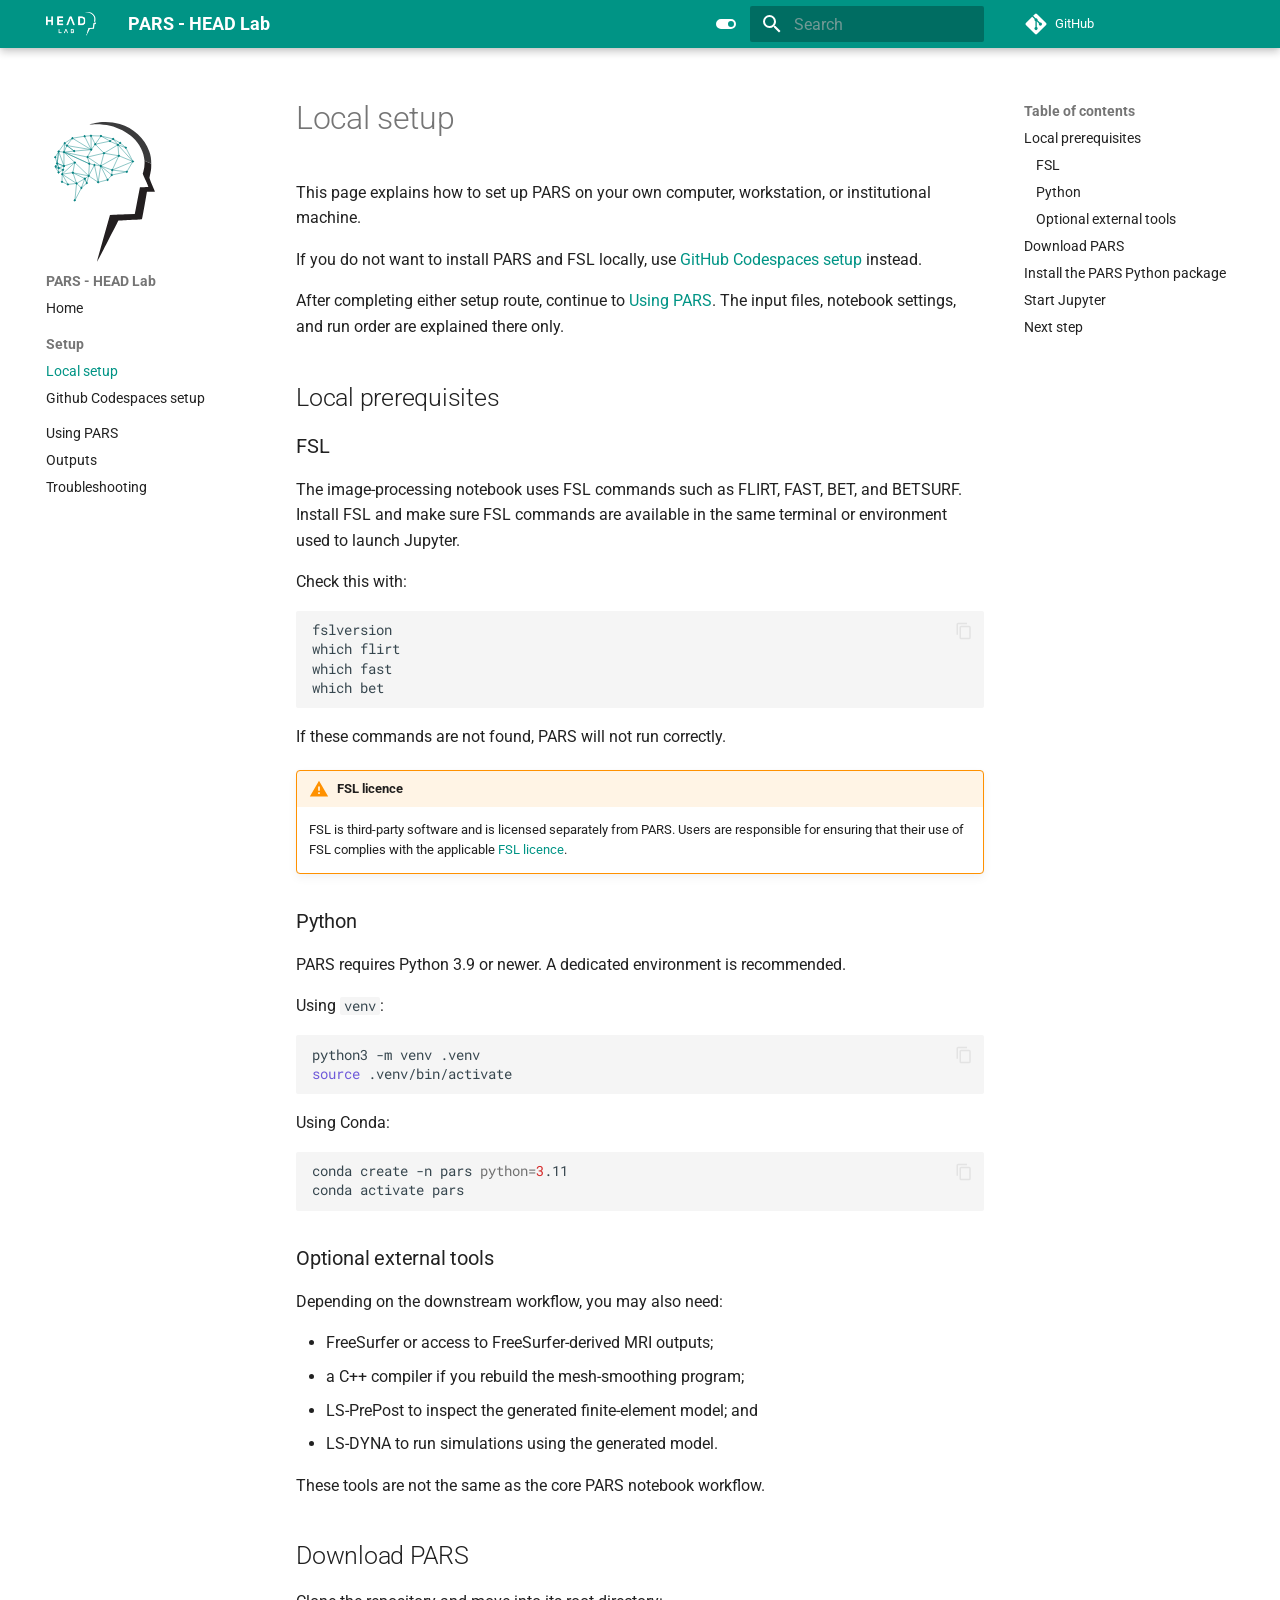
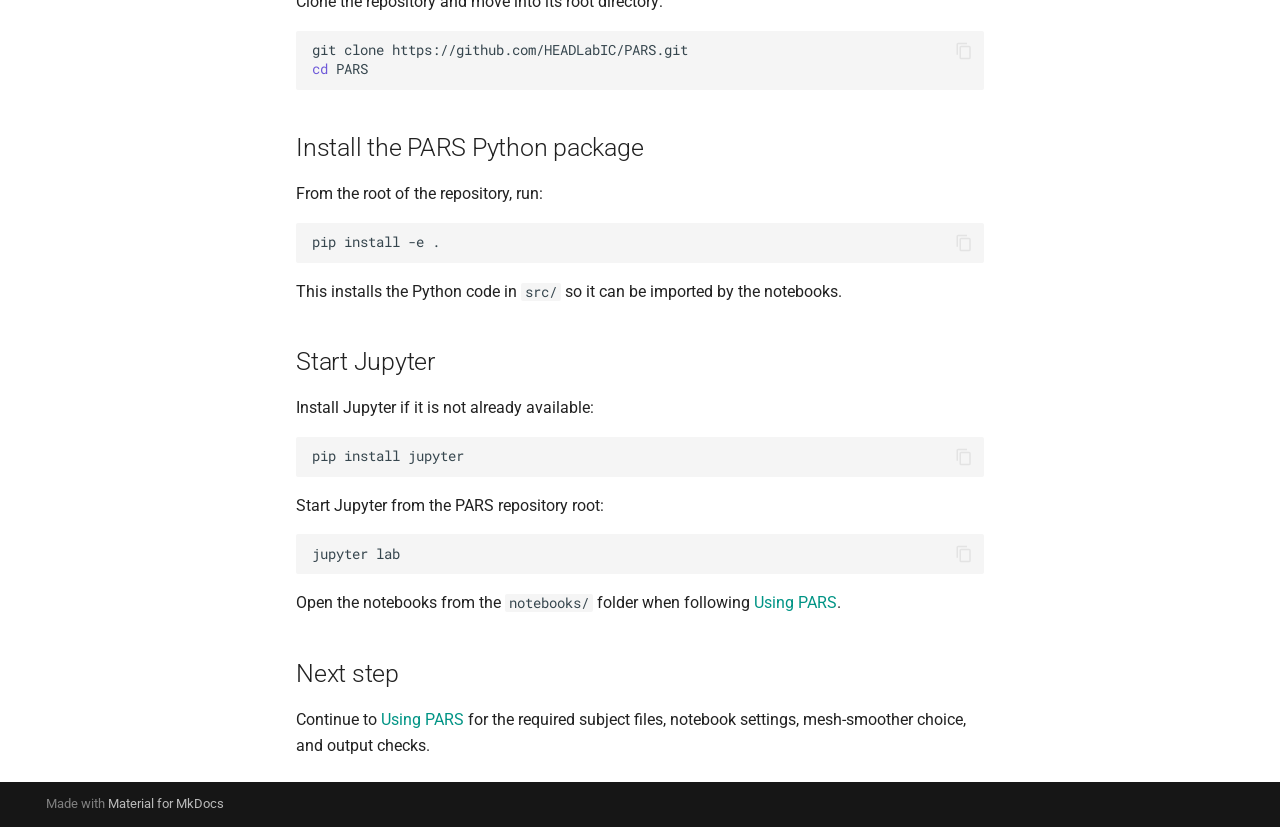
<file: installation/index.html>
<!doctype html>
<html lang="en" class="no-js">
  <head>
    
      <meta charset="utf-8">
      <meta name="viewport" content="width=device-width,initial-scale=1">
      
      
      
      
        <link rel="prev" href="..">
      
      
        <link rel="next" href="../codespaces/">
      
      
      <link rel="icon" href="../assets/PARS_logo-01-cropped.svg">
      <meta name="generator" content="mkdocs-1.6.1, mkdocs-material-9.6.12">
    
    
      
        <title>Local setup - PARS - HEAD Lab</title>
      
    
    
      <link rel="stylesheet" href="../assets/stylesheets/main.2afb09e1.min.css">
      
        
        <link rel="stylesheet" href="../assets/stylesheets/palette.06af60db.min.css">
      
      


    
    
      
    
    
      
        
        
        <link rel="preconnect" href="https://fonts.gstatic.com" crossorigin>
        <link rel="stylesheet" href="https://fonts.googleapis.com/css?family=Roboto:300,300i,400,400i,700,700i%7CRoboto+Mono:400,400i,700,700i&display=fallback">
        <style>:root{--md-text-font:"Roboto";--md-code-font:"Roboto Mono"}</style>
      
    
    
      <link rel="stylesheet" href="../stylesheets/extra.css">
    
    <script>__md_scope=new URL("..",location),__md_hash=e=>[...e].reduce(((e,_)=>(e<<5)-e+_.charCodeAt(0)),0),__md_get=(e,_=localStorage,t=__md_scope)=>JSON.parse(_.getItem(t.pathname+"."+e)),__md_set=(e,_,t=localStorage,a=__md_scope)=>{try{t.setItem(a.pathname+"."+e,JSON.stringify(_))}catch(e){}}</script>
    
      

    
    
    
  </head>
  
  
    
    
      
    
    
    
    
    <body dir="ltr" data-md-color-scheme="default" data-md-color-primary="teal" data-md-color-accent="indigo">
  
    
    <input class="md-toggle" data-md-toggle="drawer" type="checkbox" id="__drawer" autocomplete="off">
    <input class="md-toggle" data-md-toggle="search" type="checkbox" id="__search" autocomplete="off">
    <label class="md-overlay" for="__drawer"></label>
    <div data-md-component="skip">
      
        
        <a href="#local-setup" class="md-skip">
          Skip to content
        </a>
      
    </div>
    <div data-md-component="announce">
      
    </div>
    
    
      

  

<header class="md-header md-header--shadow" data-md-component="header">
  <nav class="md-header__inner md-grid" aria-label="Header">
    <a href=".." title="PARS - HEAD Lab" class="md-header__button md-logo" aria-label="PARS - HEAD Lab" data-md-component="logo">
      
  <img src="../assets/HeadLab-Logo-white.png" alt="logo">

    </a>
    <label class="md-header__button md-icon" for="__drawer">
      
      <svg xmlns="http://www.w3.org/2000/svg" viewBox="0 0 24 24"><path d="M3 6h18v2H3zm0 5h18v2H3zm0 5h18v2H3z"/></svg>
    </label>
    <div class="md-header__title" data-md-component="header-title">
      <div class="md-header__ellipsis">
        <div class="md-header__topic">
          <span class="md-ellipsis">
            PARS - HEAD Lab
          </span>
        </div>
        <div class="md-header__topic" data-md-component="header-topic">
          <span class="md-ellipsis">
            
              Local setup
            
          </span>
        </div>
      </div>
    </div>
    
      
        <form class="md-header__option" data-md-component="palette">
  
    
    
    
    <input class="md-option" data-md-color-media="" data-md-color-scheme="default" data-md-color-primary="teal" data-md-color-accent="indigo"  aria-label="Switch to dark mode"  type="radio" name="__palette" id="__palette_0">
    
      <label class="md-header__button md-icon" title="Switch to dark mode" for="__palette_1" hidden>
        <svg xmlns="http://www.w3.org/2000/svg" viewBox="0 0 24 24"><path d="M17 7H7a5 5 0 0 0-5 5 5 5 0 0 0 5 5h10a5 5 0 0 0 5-5 5 5 0 0 0-5-5m0 8a3 3 0 0 1-3-3 3 3 0 0 1 3-3 3 3 0 0 1 3 3 3 3 0 0 1-3 3"/></svg>
      </label>
    
  
    
    
    
    <input class="md-option" data-md-color-media="" data-md-color-scheme="slate" data-md-color-primary="teal" data-md-color-accent="indigo"  aria-label="Switch to light mode"  type="radio" name="__palette" id="__palette_1">
    
      <label class="md-header__button md-icon" title="Switch to light mode" for="__palette_0" hidden>
        <svg xmlns="http://www.w3.org/2000/svg" viewBox="0 0 24 24"><path d="M17 6H7c-3.31 0-6 2.69-6 6s2.69 6 6 6h10c3.31 0 6-2.69 6-6s-2.69-6-6-6m0 10H7c-2.21 0-4-1.79-4-4s1.79-4 4-4h10c2.21 0 4 1.79 4 4s-1.79 4-4 4M7 9c-1.66 0-3 1.34-3 3s1.34 3 3 3 3-1.34 3-3-1.34-3-3-3"/></svg>
      </label>
    
  
</form>
      
    
    
      <script>var palette=__md_get("__palette");if(palette&&palette.color){if("(prefers-color-scheme)"===palette.color.media){var media=matchMedia("(prefers-color-scheme: light)"),input=document.querySelector(media.matches?"[data-md-color-media='(prefers-color-scheme: light)']":"[data-md-color-media='(prefers-color-scheme: dark)']");palette.color.media=input.getAttribute("data-md-color-media"),palette.color.scheme=input.getAttribute("data-md-color-scheme"),palette.color.primary=input.getAttribute("data-md-color-primary"),palette.color.accent=input.getAttribute("data-md-color-accent")}for(var[key,value]of Object.entries(palette.color))document.body.setAttribute("data-md-color-"+key,value)}</script>
    
    
    
      
      
        <label class="md-header__button md-icon" for="__search">
          
          <svg xmlns="http://www.w3.org/2000/svg" viewBox="0 0 24 24"><path d="M9.5 3A6.5 6.5 0 0 1 16 9.5c0 1.61-.59 3.09-1.56 4.23l.27.27h.79l5 5-1.5 1.5-5-5v-.79l-.27-.27A6.52 6.52 0 0 1 9.5 16 6.5 6.5 0 0 1 3 9.5 6.5 6.5 0 0 1 9.5 3m0 2C7 5 5 7 5 9.5S7 14 9.5 14 14 12 14 9.5 12 5 9.5 5"/></svg>
        </label>
        <div class="md-search" data-md-component="search" role="dialog">
  <label class="md-search__overlay" for="__search"></label>
  <div class="md-search__inner" role="search">
    <form class="md-search__form" name="search">
      <input type="text" class="md-search__input" name="query" aria-label="Search" placeholder="Search" autocapitalize="off" autocorrect="off" autocomplete="off" spellcheck="false" data-md-component="search-query" required>
      <label class="md-search__icon md-icon" for="__search">
        
        <svg xmlns="http://www.w3.org/2000/svg" viewBox="0 0 24 24"><path d="M9.5 3A6.5 6.5 0 0 1 16 9.5c0 1.61-.59 3.09-1.56 4.23l.27.27h.79l5 5-1.5 1.5-5-5v-.79l-.27-.27A6.52 6.52 0 0 1 9.5 16 6.5 6.5 0 0 1 3 9.5 6.5 6.5 0 0 1 9.5 3m0 2C7 5 5 7 5 9.5S7 14 9.5 14 14 12 14 9.5 12 5 9.5 5"/></svg>
        
        <svg xmlns="http://www.w3.org/2000/svg" viewBox="0 0 24 24"><path d="M20 11v2H8l5.5 5.5-1.42 1.42L4.16 12l7.92-7.92L13.5 5.5 8 11z"/></svg>
      </label>
      <nav class="md-search__options" aria-label="Search">
        
        <button type="reset" class="md-search__icon md-icon" title="Clear" aria-label="Clear" tabindex="-1">
          
          <svg xmlns="http://www.w3.org/2000/svg" viewBox="0 0 24 24"><path d="M19 6.41 17.59 5 12 10.59 6.41 5 5 6.41 10.59 12 5 17.59 6.41 19 12 13.41 17.59 19 19 17.59 13.41 12z"/></svg>
        </button>
      </nav>
      
    </form>
    <div class="md-search__output">
      <div class="md-search__scrollwrap" tabindex="0" data-md-scrollfix>
        <div class="md-search-result" data-md-component="search-result">
          <div class="md-search-result__meta">
            Initializing search
          </div>
          <ol class="md-search-result__list" role="presentation"></ol>
        </div>
      </div>
    </div>
  </div>
</div>
      
    
    
      <div class="md-header__source">
        <a href="https://github.com/HEADLabIC/PARS.git" title="Go to repository" class="md-source" data-md-component="source">
  <div class="md-source__icon md-icon">
    
    <svg xmlns="http://www.w3.org/2000/svg" viewBox="0 0 448 512"><!--! Font Awesome Free 6.7.2 by @fontawesome - https://fontawesome.com License - https://fontawesome.com/license/free (Icons: CC BY 4.0, Fonts: SIL OFL 1.1, Code: MIT License) Copyright 2024 Fonticons, Inc.--><path d="M439.55 236.05 244 40.45a28.87 28.87 0 0 0-40.81 0l-40.66 40.63 51.52 51.52c27.06-9.14 52.68 16.77 43.39 43.68l49.66 49.66c34.23-11.8 61.18 31 35.47 56.69-26.49 26.49-70.21-2.87-56-37.34L240.22 199v121.85c25.3 12.54 22.26 41.85 9.08 55a34.34 34.34 0 0 1-48.55 0c-17.57-17.6-11.07-46.91 11.25-56v-123c-20.8-8.51-24.6-30.74-18.64-45L142.57 101 8.45 235.14a28.86 28.86 0 0 0 0 40.81l195.61 195.6a28.86 28.86 0 0 0 40.8 0l194.69-194.69a28.86 28.86 0 0 0 0-40.81"/></svg>
  </div>
  <div class="md-source__repository">
    GitHub
  </div>
</a>
      </div>
    
  </nav>
  
</header>
    
    <div class="md-container" data-md-component="container">
      
      
        
          
        
      
      <main class="md-main" data-md-component="main">
        <div class="md-main__inner md-grid">
          
            
              
              <div class="md-sidebar md-sidebar--primary" data-md-component="sidebar" data-md-type="navigation" >
                <div class="md-sidebar__scrollwrap">
                  <div class="md-sidebar__inner">
                    



<nav class="md-nav md-nav--primary" aria-label="Navigation" data-md-level="0">
  <label class="md-nav__title" for="__drawer">
    <a href=".." title="PARS - HEAD Lab" class="md-nav__button md-logo" aria-label="PARS - HEAD Lab" data-md-component="logo">
      
  <img src="../assets/HeadLab-Logo-white.png" alt="logo">

    </a>
    PARS - HEAD Lab
  </label>
  
    <div class="md-nav__source">
      <a href="https://github.com/HEADLabIC/PARS.git" title="Go to repository" class="md-source" data-md-component="source">
  <div class="md-source__icon md-icon">
    
    <svg xmlns="http://www.w3.org/2000/svg" viewBox="0 0 448 512"><!--! Font Awesome Free 6.7.2 by @fontawesome - https://fontawesome.com License - https://fontawesome.com/license/free (Icons: CC BY 4.0, Fonts: SIL OFL 1.1, Code: MIT License) Copyright 2024 Fonticons, Inc.--><path d="M439.55 236.05 244 40.45a28.87 28.87 0 0 0-40.81 0l-40.66 40.63 51.52 51.52c27.06-9.14 52.68 16.77 43.39 43.68l49.66 49.66c34.23-11.8 61.18 31 35.47 56.69-26.49 26.49-70.21-2.87-56-37.34L240.22 199v121.85c25.3 12.54 22.26 41.85 9.08 55a34.34 34.34 0 0 1-48.55 0c-17.57-17.6-11.07-46.91 11.25-56v-123c-20.8-8.51-24.6-30.74-18.64-45L142.57 101 8.45 235.14a28.86 28.86 0 0 0 0 40.81l195.61 195.6a28.86 28.86 0 0 0 40.8 0l194.69-194.69a28.86 28.86 0 0 0 0-40.81"/></svg>
  </div>
  <div class="md-source__repository">
    GitHub
  </div>
</a>
    </div>
  
  <ul class="md-nav__list" data-md-scrollfix>
    
      
      
  
  
  
  
    <li class="md-nav__item">
      <a href=".." class="md-nav__link">
        
  
  
  <span class="md-ellipsis">
    Home
    
  </span>
  

      </a>
    </li>
  

    
      
      
  
  
    
  
  
  
    
    
    
    
      
        
        
      
    
    
    <li class="md-nav__item md-nav__item--active md-nav__item--section md-nav__item--nested">
      
        
        
        <input class="md-nav__toggle md-toggle " type="checkbox" id="__nav_2" checked>
        
          
          <label class="md-nav__link" for="__nav_2" id="__nav_2_label" tabindex="">
            
  
  
  <span class="md-ellipsis">
    Setup
    
  </span>
  

            <span class="md-nav__icon md-icon"></span>
          </label>
        
        <nav class="md-nav" data-md-level="1" aria-labelledby="__nav_2_label" aria-expanded="true">
          <label class="md-nav__title" for="__nav_2">
            <span class="md-nav__icon md-icon"></span>
            Setup
          </label>
          <ul class="md-nav__list" data-md-scrollfix>
            
              
                
  
  
    
  
  
  
    <li class="md-nav__item md-nav__item--active">
      
      <input class="md-nav__toggle md-toggle" type="checkbox" id="__toc">
      
      
        
      
      
        <label class="md-nav__link md-nav__link--active" for="__toc">
          
  
  
  <span class="md-ellipsis">
    Local setup
    
  </span>
  

          <span class="md-nav__icon md-icon"></span>
        </label>
      
      <a href="./" class="md-nav__link md-nav__link--active">
        
  
  
  <span class="md-ellipsis">
    Local setup
    
  </span>
  

      </a>
      
        

<nav class="md-nav md-nav--secondary" aria-label="Table of contents">
  
  
  
    
  
  
    <label class="md-nav__title" for="__toc">
      <span class="md-nav__icon md-icon"></span>
      Table of contents
    </label>
    <ul class="md-nav__list" data-md-component="toc" data-md-scrollfix>
      
        <li class="md-nav__item">
  <a href="#local-prerequisites" class="md-nav__link">
    <span class="md-ellipsis">
      Local prerequisites
    </span>
  </a>
  
    <nav class="md-nav" aria-label="Local prerequisites">
      <ul class="md-nav__list">
        
          <li class="md-nav__item">
  <a href="#fsl" class="md-nav__link">
    <span class="md-ellipsis">
      FSL
    </span>
  </a>
  
</li>
        
          <li class="md-nav__item">
  <a href="#python" class="md-nav__link">
    <span class="md-ellipsis">
      Python
    </span>
  </a>
  
</li>
        
          <li class="md-nav__item">
  <a href="#optional-external-tools" class="md-nav__link">
    <span class="md-ellipsis">
      Optional external tools
    </span>
  </a>
  
</li>
        
      </ul>
    </nav>
  
</li>
      
        <li class="md-nav__item">
  <a href="#download-pars" class="md-nav__link">
    <span class="md-ellipsis">
      Download PARS
    </span>
  </a>
  
</li>
      
        <li class="md-nav__item">
  <a href="#install-the-pars-python-package" class="md-nav__link">
    <span class="md-ellipsis">
      Install the PARS Python package
    </span>
  </a>
  
</li>
      
        <li class="md-nav__item">
  <a href="#start-jupyter" class="md-nav__link">
    <span class="md-ellipsis">
      Start Jupyter
    </span>
  </a>
  
</li>
      
        <li class="md-nav__item">
  <a href="#next-step" class="md-nav__link">
    <span class="md-ellipsis">
      Next step
    </span>
  </a>
  
</li>
      
    </ul>
  
</nav>
      
    </li>
  

              
            
              
                
  
  
  
  
    <li class="md-nav__item">
      <a href="../codespaces/" class="md-nav__link">
        
  
  
  <span class="md-ellipsis">
    Github Codespaces setup
    
  </span>
  

      </a>
    </li>
  

              
            
          </ul>
        </nav>
      
    </li>
  

    
      
      
  
  
  
  
    <li class="md-nav__item">
      <a href="../usage/" class="md-nav__link">
        
  
  
  <span class="md-ellipsis">
    Using PARS
    
  </span>
  

      </a>
    </li>
  

    
      
      
  
  
  
  
    <li class="md-nav__item">
      <a href="../outputs/" class="md-nav__link">
        
  
  
  <span class="md-ellipsis">
    Outputs
    
  </span>
  

      </a>
    </li>
  

    
      
      
  
  
  
  
    <li class="md-nav__item">
      <a href="../troubleshooting/" class="md-nav__link">
        
  
  
  <span class="md-ellipsis">
    Troubleshooting
    
  </span>
  

      </a>
    </li>
  

    
  </ul>
</nav>
                  </div>
                </div>
              </div>
            
            
              
              <div class="md-sidebar md-sidebar--secondary" data-md-component="sidebar" data-md-type="toc" >
                <div class="md-sidebar__scrollwrap">
                  <div class="md-sidebar__inner">
                    

<nav class="md-nav md-nav--secondary" aria-label="Table of contents">
  
  
  
    
  
  
    <label class="md-nav__title" for="__toc">
      <span class="md-nav__icon md-icon"></span>
      Table of contents
    </label>
    <ul class="md-nav__list" data-md-component="toc" data-md-scrollfix>
      
        <li class="md-nav__item">
  <a href="#local-prerequisites" class="md-nav__link">
    <span class="md-ellipsis">
      Local prerequisites
    </span>
  </a>
  
    <nav class="md-nav" aria-label="Local prerequisites">
      <ul class="md-nav__list">
        
          <li class="md-nav__item">
  <a href="#fsl" class="md-nav__link">
    <span class="md-ellipsis">
      FSL
    </span>
  </a>
  
</li>
        
          <li class="md-nav__item">
  <a href="#python" class="md-nav__link">
    <span class="md-ellipsis">
      Python
    </span>
  </a>
  
</li>
        
          <li class="md-nav__item">
  <a href="#optional-external-tools" class="md-nav__link">
    <span class="md-ellipsis">
      Optional external tools
    </span>
  </a>
  
</li>
        
      </ul>
    </nav>
  
</li>
      
        <li class="md-nav__item">
  <a href="#download-pars" class="md-nav__link">
    <span class="md-ellipsis">
      Download PARS
    </span>
  </a>
  
</li>
      
        <li class="md-nav__item">
  <a href="#install-the-pars-python-package" class="md-nav__link">
    <span class="md-ellipsis">
      Install the PARS Python package
    </span>
  </a>
  
</li>
      
        <li class="md-nav__item">
  <a href="#start-jupyter" class="md-nav__link">
    <span class="md-ellipsis">
      Start Jupyter
    </span>
  </a>
  
</li>
      
        <li class="md-nav__item">
  <a href="#next-step" class="md-nav__link">
    <span class="md-ellipsis">
      Next step
    </span>
  </a>
  
</li>
      
    </ul>
  
</nav>
                  </div>
                </div>
              </div>
            
          
          
            <div class="md-content" data-md-component="content">
              <article class="md-content__inner md-typeset">
                
                  


  
  


<h1 id="local-setup">Local setup</h1>
<p>This page explains how to set up PARS on your own computer, workstation, or institutional machine.</p>
<p>If you do not want to install PARS and FSL locally, use <a href="../codespaces/">GitHub Codespaces setup</a> instead.</p>
<p>After completing either setup route, continue to <a href="../usage/">Using PARS</a>. The input files, notebook settings, and run order are explained there only.</p>
<h2 id="local-prerequisites">Local prerequisites</h2>
<h3 id="fsl">FSL</h3>
<p>The image-processing notebook uses FSL commands such as FLIRT, FAST, BET, and BETSURF. Install FSL and make sure FSL commands are available in the same terminal or environment used to launch Jupyter.</p>
<p>Check this with:</p>
<div class="highlight"><pre><span></span><code>fslversion
which<span class="w"> </span>flirt
which<span class="w"> </span>fast
which<span class="w"> </span>bet
</code></pre></div>
<p>If these commands are not found, PARS will not run correctly.</p>
<div class="admonition warning">
<p class="admonition-title">FSL licence</p>
<p>FSL is third-party software and is licensed separately from PARS. Users are responsible for ensuring that their use of FSL complies with the applicable <a href="https://fsl.fmrib.ox.ac.uk/fsl/docs/license.html">FSL licence</a>.</p>
</div>
<h3 id="python">Python</h3>
<p>PARS requires Python 3.9 or newer. A dedicated environment is recommended.</p>
<p>Using <code>venv</code>:</p>
<div class="highlight"><pre><span></span><code>python3<span class="w"> </span>-m<span class="w"> </span>venv<span class="w"> </span>.venv
<span class="nb">source</span><span class="w"> </span>.venv/bin/activate
</code></pre></div>
<p>Using Conda:</p>
<div class="highlight"><pre><span></span><code>conda<span class="w"> </span>create<span class="w"> </span>-n<span class="w"> </span>pars<span class="w"> </span><span class="nv">python</span><span class="o">=</span><span class="m">3</span>.11
conda<span class="w"> </span>activate<span class="w"> </span>pars
</code></pre></div>
<h3 id="optional-external-tools">Optional external tools</h3>
<p>Depending on the downstream workflow, you may also need:</p>
<ul>
<li>FreeSurfer or access to FreeSurfer-derived MRI outputs;</li>
<li>a C++ compiler if you rebuild the mesh-smoothing program;</li>
<li>LS-PrePost to inspect the generated finite-element model; and</li>
<li>LS-DYNA to run simulations using the generated model.</li>
</ul>
<p>These tools are not the same as the core PARS notebook workflow.</p>
<h2 id="download-pars">Download PARS</h2>
<p>Clone the repository and move into its root directory:</p>
<div class="highlight"><pre><span></span><code>git<span class="w"> </span>clone<span class="w"> </span>https://github.com/HEADLabIC/PARS.git
<span class="nb">cd</span><span class="w"> </span>PARS
</code></pre></div>
<h2 id="install-the-pars-python-package">Install the PARS Python package</h2>
<p>From the root of the repository, run:</p>
<div class="highlight"><pre><span></span><code>pip<span class="w"> </span>install<span class="w"> </span>-e<span class="w"> </span>.
</code></pre></div>
<p>This installs the Python code in <code>src/</code> so it can be imported by the notebooks.</p>
<h2 id="start-jupyter">Start Jupyter</h2>
<p>Install Jupyter if it is not already available:</p>
<div class="highlight"><pre><span></span><code>pip<span class="w"> </span>install<span class="w"> </span>jupyter
</code></pre></div>
<p>Start Jupyter from the PARS repository root:</p>
<div class="highlight"><pre><span></span><code>jupyter<span class="w"> </span>lab
</code></pre></div>
<p>Open the notebooks from the <code>notebooks/</code> folder when following <a href="../usage/">Using PARS</a>.</p>
<h2 id="next-step">Next step</h2>
<p>Continue to <a href="../usage/">Using PARS</a> for the required subject files, notebook settings, mesh-smoother choice, and output checks.</p>
<!-- 
## Documentation development

This section is only for contributors who want to edit or preview the PARS documentation website.

Install the documentation dependencies:

<div class="highlight"><pre><span></span><code>pip<span class="w"> </span>install<span class="w"> </span>-r<span class="w"> </span>requirements.txt
</code></pre></div>

Preview the site locally:

<div class="highlight"><pre><span></span><code>mkdocs<span class="w"> </span>serve
</code></pre></div>
 -->












                
              </article>
            </div>
          
          
<script>var target=document.getElementById(location.hash.slice(1));target&&target.name&&(target.checked=target.name.startsWith("__tabbed_"))</script>
        </div>
        
      </main>
      
        <footer class="md-footer">
  
  <div class="md-footer-meta md-typeset">
    <div class="md-footer-meta__inner md-grid">
      <div class="md-copyright">
  
  
    Made with
    <a href="https://squidfunk.github.io/mkdocs-material/" target="_blank" rel="noopener">
      Material for MkDocs
    </a>
  
</div>
      
    </div>
  </div>
</footer>
      
    </div>
    <div class="md-dialog" data-md-component="dialog">
      <div class="md-dialog__inner md-typeset"></div>
    </div>
    
    
    
      
      <script id="__config" type="application/json">{"base": "..", "features": ["navigation.sections", "navigation.tracking", "toc.follow", "content.code.copy"], "search": "../assets/javascripts/workers/search.f8cc74c7.min.js", "tags": null, "translations": {"clipboard.copied": "Copied to clipboard", "clipboard.copy": "Copy to clipboard", "search.result.more.one": "1 more on this page", "search.result.more.other": "# more on this page", "search.result.none": "No matching documents", "search.result.one": "1 matching document", "search.result.other": "# matching documents", "search.result.placeholder": "Type to start searching", "search.result.term.missing": "Missing", "select.version": "Select version"}, "version": null}</script>
    
    
      <script src="../assets/javascripts/bundle.c8b220af.min.js"></script>
      
    
  </body>
</html>
</file>
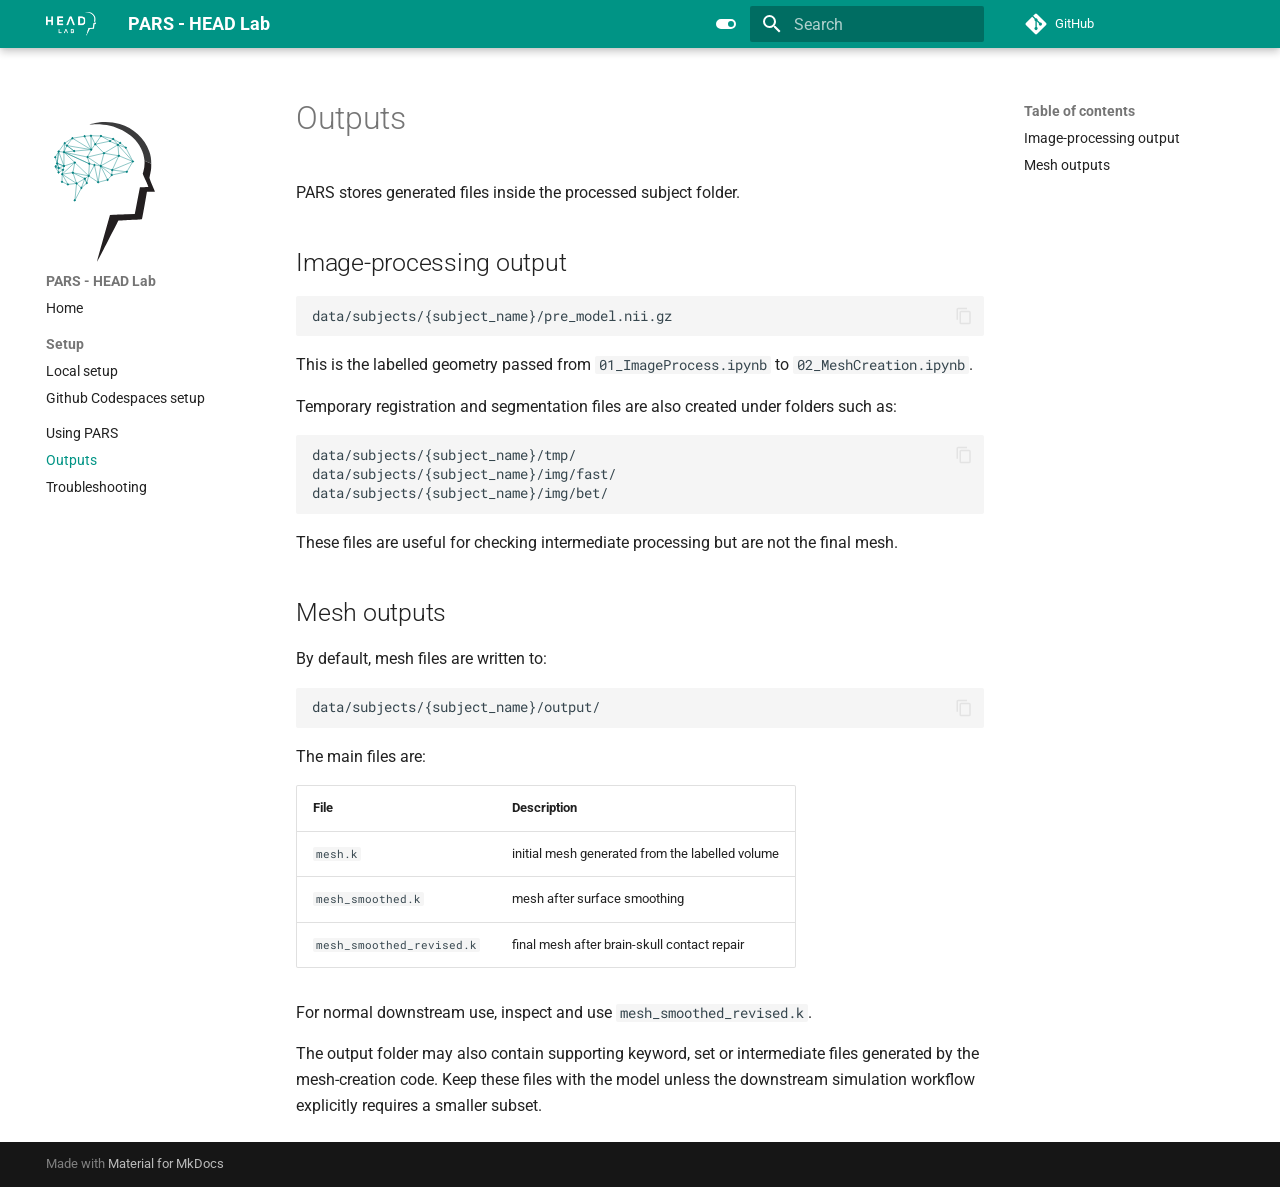
<file: outputs/index.html>
<!doctype html>
<html lang="en" class="no-js">
  <head>
    
      <meta charset="utf-8">
      <meta name="viewport" content="width=device-width,initial-scale=1">
      
      
      
      
        <link rel="prev" href="../usage/">
      
      
        <link rel="next" href="../troubleshooting/">
      
      
      <link rel="icon" href="../assets/PARS_logo-01-cropped.svg">
      <meta name="generator" content="mkdocs-1.6.1, mkdocs-material-9.6.12">
    
    
      
        <title>Outputs - PARS - HEAD Lab</title>
      
    
    
      <link rel="stylesheet" href="../assets/stylesheets/main.2afb09e1.min.css">
      
        
        <link rel="stylesheet" href="../assets/stylesheets/palette.06af60db.min.css">
      
      


    
    
      
    
    
      
        
        
        <link rel="preconnect" href="https://fonts.gstatic.com" crossorigin>
        <link rel="stylesheet" href="https://fonts.googleapis.com/css?family=Roboto:300,300i,400,400i,700,700i%7CRoboto+Mono:400,400i,700,700i&display=fallback">
        <style>:root{--md-text-font:"Roboto";--md-code-font:"Roboto Mono"}</style>
      
    
    
      <link rel="stylesheet" href="../stylesheets/extra.css">
    
    <script>__md_scope=new URL("..",location),__md_hash=e=>[...e].reduce(((e,_)=>(e<<5)-e+_.charCodeAt(0)),0),__md_get=(e,_=localStorage,t=__md_scope)=>JSON.parse(_.getItem(t.pathname+"."+e)),__md_set=(e,_,t=localStorage,a=__md_scope)=>{try{t.setItem(a.pathname+"."+e,JSON.stringify(_))}catch(e){}}</script>
    
      

    
    
    
  </head>
  
  
    
    
      
    
    
    
    
    <body dir="ltr" data-md-color-scheme="default" data-md-color-primary="teal" data-md-color-accent="indigo">
  
    
    <input class="md-toggle" data-md-toggle="drawer" type="checkbox" id="__drawer" autocomplete="off">
    <input class="md-toggle" data-md-toggle="search" type="checkbox" id="__search" autocomplete="off">
    <label class="md-overlay" for="__drawer"></label>
    <div data-md-component="skip">
      
        
        <a href="#outputs" class="md-skip">
          Skip to content
        </a>
      
    </div>
    <div data-md-component="announce">
      
    </div>
    
    
      

  

<header class="md-header md-header--shadow" data-md-component="header">
  <nav class="md-header__inner md-grid" aria-label="Header">
    <a href=".." title="PARS - HEAD Lab" class="md-header__button md-logo" aria-label="PARS - HEAD Lab" data-md-component="logo">
      
  <img src="../assets/HeadLab-Logo-white.png" alt="logo">

    </a>
    <label class="md-header__button md-icon" for="__drawer">
      
      <svg xmlns="http://www.w3.org/2000/svg" viewBox="0 0 24 24"><path d="M3 6h18v2H3zm0 5h18v2H3zm0 5h18v2H3z"/></svg>
    </label>
    <div class="md-header__title" data-md-component="header-title">
      <div class="md-header__ellipsis">
        <div class="md-header__topic">
          <span class="md-ellipsis">
            PARS - HEAD Lab
          </span>
        </div>
        <div class="md-header__topic" data-md-component="header-topic">
          <span class="md-ellipsis">
            
              Outputs
            
          </span>
        </div>
      </div>
    </div>
    
      
        <form class="md-header__option" data-md-component="palette">
  
    
    
    
    <input class="md-option" data-md-color-media="" data-md-color-scheme="default" data-md-color-primary="teal" data-md-color-accent="indigo"  aria-label="Switch to dark mode"  type="radio" name="__palette" id="__palette_0">
    
      <label class="md-header__button md-icon" title="Switch to dark mode" for="__palette_1" hidden>
        <svg xmlns="http://www.w3.org/2000/svg" viewBox="0 0 24 24"><path d="M17 7H7a5 5 0 0 0-5 5 5 5 0 0 0 5 5h10a5 5 0 0 0 5-5 5 5 0 0 0-5-5m0 8a3 3 0 0 1-3-3 3 3 0 0 1 3-3 3 3 0 0 1 3 3 3 3 0 0 1-3 3"/></svg>
      </label>
    
  
    
    
    
    <input class="md-option" data-md-color-media="" data-md-color-scheme="slate" data-md-color-primary="teal" data-md-color-accent="indigo"  aria-label="Switch to light mode"  type="radio" name="__palette" id="__palette_1">
    
      <label class="md-header__button md-icon" title="Switch to light mode" for="__palette_0" hidden>
        <svg xmlns="http://www.w3.org/2000/svg" viewBox="0 0 24 24"><path d="M17 6H7c-3.31 0-6 2.69-6 6s2.69 6 6 6h10c3.31 0 6-2.69 6-6s-2.69-6-6-6m0 10H7c-2.21 0-4-1.79-4-4s1.79-4 4-4h10c2.21 0 4 1.79 4 4s-1.79 4-4 4M7 9c-1.66 0-3 1.34-3 3s1.34 3 3 3 3-1.34 3-3-1.34-3-3-3"/></svg>
      </label>
    
  
</form>
      
    
    
      <script>var palette=__md_get("__palette");if(palette&&palette.color){if("(prefers-color-scheme)"===palette.color.media){var media=matchMedia("(prefers-color-scheme: light)"),input=document.querySelector(media.matches?"[data-md-color-media='(prefers-color-scheme: light)']":"[data-md-color-media='(prefers-color-scheme: dark)']");palette.color.media=input.getAttribute("data-md-color-media"),palette.color.scheme=input.getAttribute("data-md-color-scheme"),palette.color.primary=input.getAttribute("data-md-color-primary"),palette.color.accent=input.getAttribute("data-md-color-accent")}for(var[key,value]of Object.entries(palette.color))document.body.setAttribute("data-md-color-"+key,value)}</script>
    
    
    
      
      
        <label class="md-header__button md-icon" for="__search">
          
          <svg xmlns="http://www.w3.org/2000/svg" viewBox="0 0 24 24"><path d="M9.5 3A6.5 6.5 0 0 1 16 9.5c0 1.61-.59 3.09-1.56 4.23l.27.27h.79l5 5-1.5 1.5-5-5v-.79l-.27-.27A6.52 6.52 0 0 1 9.5 16 6.5 6.5 0 0 1 3 9.5 6.5 6.5 0 0 1 9.5 3m0 2C7 5 5 7 5 9.5S7 14 9.5 14 14 12 14 9.5 12 5 9.5 5"/></svg>
        </label>
        <div class="md-search" data-md-component="search" role="dialog">
  <label class="md-search__overlay" for="__search"></label>
  <div class="md-search__inner" role="search">
    <form class="md-search__form" name="search">
      <input type="text" class="md-search__input" name="query" aria-label="Search" placeholder="Search" autocapitalize="off" autocorrect="off" autocomplete="off" spellcheck="false" data-md-component="search-query" required>
      <label class="md-search__icon md-icon" for="__search">
        
        <svg xmlns="http://www.w3.org/2000/svg" viewBox="0 0 24 24"><path d="M9.5 3A6.5 6.5 0 0 1 16 9.5c0 1.61-.59 3.09-1.56 4.23l.27.27h.79l5 5-1.5 1.5-5-5v-.79l-.27-.27A6.52 6.52 0 0 1 9.5 16 6.5 6.5 0 0 1 3 9.5 6.5 6.5 0 0 1 9.5 3m0 2C7 5 5 7 5 9.5S7 14 9.5 14 14 12 14 9.5 12 5 9.5 5"/></svg>
        
        <svg xmlns="http://www.w3.org/2000/svg" viewBox="0 0 24 24"><path d="M20 11v2H8l5.5 5.5-1.42 1.42L4.16 12l7.92-7.92L13.5 5.5 8 11z"/></svg>
      </label>
      <nav class="md-search__options" aria-label="Search">
        
        <button type="reset" class="md-search__icon md-icon" title="Clear" aria-label="Clear" tabindex="-1">
          
          <svg xmlns="http://www.w3.org/2000/svg" viewBox="0 0 24 24"><path d="M19 6.41 17.59 5 12 10.59 6.41 5 5 6.41 10.59 12 5 17.59 6.41 19 12 13.41 17.59 19 19 17.59 13.41 12z"/></svg>
        </button>
      </nav>
      
    </form>
    <div class="md-search__output">
      <div class="md-search__scrollwrap" tabindex="0" data-md-scrollfix>
        <div class="md-search-result" data-md-component="search-result">
          <div class="md-search-result__meta">
            Initializing search
          </div>
          <ol class="md-search-result__list" role="presentation"></ol>
        </div>
      </div>
    </div>
  </div>
</div>
      
    
    
      <div class="md-header__source">
        <a href="https://github.com/HEADLabIC/PARS.git" title="Go to repository" class="md-source" data-md-component="source">
  <div class="md-source__icon md-icon">
    
    <svg xmlns="http://www.w3.org/2000/svg" viewBox="0 0 448 512"><!--! Font Awesome Free 6.7.2 by @fontawesome - https://fontawesome.com License - https://fontawesome.com/license/free (Icons: CC BY 4.0, Fonts: SIL OFL 1.1, Code: MIT License) Copyright 2024 Fonticons, Inc.--><path d="M439.55 236.05 244 40.45a28.87 28.87 0 0 0-40.81 0l-40.66 40.63 51.52 51.52c27.06-9.14 52.68 16.77 43.39 43.68l49.66 49.66c34.23-11.8 61.18 31 35.47 56.69-26.49 26.49-70.21-2.87-56-37.34L240.22 199v121.85c25.3 12.54 22.26 41.85 9.08 55a34.34 34.34 0 0 1-48.55 0c-17.57-17.6-11.07-46.91 11.25-56v-123c-20.8-8.51-24.6-30.74-18.64-45L142.57 101 8.45 235.14a28.86 28.86 0 0 0 0 40.81l195.61 195.6a28.86 28.86 0 0 0 40.8 0l194.69-194.69a28.86 28.86 0 0 0 0-40.81"/></svg>
  </div>
  <div class="md-source__repository">
    GitHub
  </div>
</a>
      </div>
    
  </nav>
  
</header>
    
    <div class="md-container" data-md-component="container">
      
      
        
          
        
      
      <main class="md-main" data-md-component="main">
        <div class="md-main__inner md-grid">
          
            
              
              <div class="md-sidebar md-sidebar--primary" data-md-component="sidebar" data-md-type="navigation" >
                <div class="md-sidebar__scrollwrap">
                  <div class="md-sidebar__inner">
                    



<nav class="md-nav md-nav--primary" aria-label="Navigation" data-md-level="0">
  <label class="md-nav__title" for="__drawer">
    <a href=".." title="PARS - HEAD Lab" class="md-nav__button md-logo" aria-label="PARS - HEAD Lab" data-md-component="logo">
      
  <img src="../assets/HeadLab-Logo-white.png" alt="logo">

    </a>
    PARS - HEAD Lab
  </label>
  
    <div class="md-nav__source">
      <a href="https://github.com/HEADLabIC/PARS.git" title="Go to repository" class="md-source" data-md-component="source">
  <div class="md-source__icon md-icon">
    
    <svg xmlns="http://www.w3.org/2000/svg" viewBox="0 0 448 512"><!--! Font Awesome Free 6.7.2 by @fontawesome - https://fontawesome.com License - https://fontawesome.com/license/free (Icons: CC BY 4.0, Fonts: SIL OFL 1.1, Code: MIT License) Copyright 2024 Fonticons, Inc.--><path d="M439.55 236.05 244 40.45a28.87 28.87 0 0 0-40.81 0l-40.66 40.63 51.52 51.52c27.06-9.14 52.68 16.77 43.39 43.68l49.66 49.66c34.23-11.8 61.18 31 35.47 56.69-26.49 26.49-70.21-2.87-56-37.34L240.22 199v121.85c25.3 12.54 22.26 41.85 9.08 55a34.34 34.34 0 0 1-48.55 0c-17.57-17.6-11.07-46.91 11.25-56v-123c-20.8-8.51-24.6-30.74-18.64-45L142.57 101 8.45 235.14a28.86 28.86 0 0 0 0 40.81l195.61 195.6a28.86 28.86 0 0 0 40.8 0l194.69-194.69a28.86 28.86 0 0 0 0-40.81"/></svg>
  </div>
  <div class="md-source__repository">
    GitHub
  </div>
</a>
    </div>
  
  <ul class="md-nav__list" data-md-scrollfix>
    
      
      
  
  
  
  
    <li class="md-nav__item">
      <a href=".." class="md-nav__link">
        
  
  
  <span class="md-ellipsis">
    Home
    
  </span>
  

      </a>
    </li>
  

    
      
      
  
  
  
  
    
    
    
    
      
        
        
      
    
    
    <li class="md-nav__item md-nav__item--section md-nav__item--nested">
      
        
        
        <input class="md-nav__toggle md-toggle " type="checkbox" id="__nav_2" >
        
          
          <label class="md-nav__link" for="__nav_2" id="__nav_2_label" tabindex="">
            
  
  
  <span class="md-ellipsis">
    Setup
    
  </span>
  

            <span class="md-nav__icon md-icon"></span>
          </label>
        
        <nav class="md-nav" data-md-level="1" aria-labelledby="__nav_2_label" aria-expanded="false">
          <label class="md-nav__title" for="__nav_2">
            <span class="md-nav__icon md-icon"></span>
            Setup
          </label>
          <ul class="md-nav__list" data-md-scrollfix>
            
              
                
  
  
  
  
    <li class="md-nav__item">
      <a href="../installation/" class="md-nav__link">
        
  
  
  <span class="md-ellipsis">
    Local setup
    
  </span>
  

      </a>
    </li>
  

              
            
              
                
  
  
  
  
    <li class="md-nav__item">
      <a href="../codespaces/" class="md-nav__link">
        
  
  
  <span class="md-ellipsis">
    Github Codespaces setup
    
  </span>
  

      </a>
    </li>
  

              
            
          </ul>
        </nav>
      
    </li>
  

    
      
      
  
  
  
  
    <li class="md-nav__item">
      <a href="../usage/" class="md-nav__link">
        
  
  
  <span class="md-ellipsis">
    Using PARS
    
  </span>
  

      </a>
    </li>
  

    
      
      
  
  
    
  
  
  
    <li class="md-nav__item md-nav__item--active">
      
      <input class="md-nav__toggle md-toggle" type="checkbox" id="__toc">
      
      
        
      
      
        <label class="md-nav__link md-nav__link--active" for="__toc">
          
  
  
  <span class="md-ellipsis">
    Outputs
    
  </span>
  

          <span class="md-nav__icon md-icon"></span>
        </label>
      
      <a href="./" class="md-nav__link md-nav__link--active">
        
  
  
  <span class="md-ellipsis">
    Outputs
    
  </span>
  

      </a>
      
        

<nav class="md-nav md-nav--secondary" aria-label="Table of contents">
  
  
  
    
  
  
    <label class="md-nav__title" for="__toc">
      <span class="md-nav__icon md-icon"></span>
      Table of contents
    </label>
    <ul class="md-nav__list" data-md-component="toc" data-md-scrollfix>
      
        <li class="md-nav__item">
  <a href="#image-processing-output" class="md-nav__link">
    <span class="md-ellipsis">
      Image-processing output
    </span>
  </a>
  
</li>
      
        <li class="md-nav__item">
  <a href="#mesh-outputs" class="md-nav__link">
    <span class="md-ellipsis">
      Mesh outputs
    </span>
  </a>
  
</li>
      
    </ul>
  
</nav>
      
    </li>
  

    
      
      
  
  
  
  
    <li class="md-nav__item">
      <a href="../troubleshooting/" class="md-nav__link">
        
  
  
  <span class="md-ellipsis">
    Troubleshooting
    
  </span>
  

      </a>
    </li>
  

    
  </ul>
</nav>
                  </div>
                </div>
              </div>
            
            
              
              <div class="md-sidebar md-sidebar--secondary" data-md-component="sidebar" data-md-type="toc" >
                <div class="md-sidebar__scrollwrap">
                  <div class="md-sidebar__inner">
                    

<nav class="md-nav md-nav--secondary" aria-label="Table of contents">
  
  
  
    
  
  
    <label class="md-nav__title" for="__toc">
      <span class="md-nav__icon md-icon"></span>
      Table of contents
    </label>
    <ul class="md-nav__list" data-md-component="toc" data-md-scrollfix>
      
        <li class="md-nav__item">
  <a href="#image-processing-output" class="md-nav__link">
    <span class="md-ellipsis">
      Image-processing output
    </span>
  </a>
  
</li>
      
        <li class="md-nav__item">
  <a href="#mesh-outputs" class="md-nav__link">
    <span class="md-ellipsis">
      Mesh outputs
    </span>
  </a>
  
</li>
      
    </ul>
  
</nav>
                  </div>
                </div>
              </div>
            
          
          
            <div class="md-content" data-md-component="content">
              <article class="md-content__inner md-typeset">
                
                  


  
  


<h1 id="outputs">Outputs</h1>
<p>PARS stores generated files inside the processed subject folder.</p>
<h2 id="image-processing-output">Image-processing output</h2>
<div class="highlight"><pre><span></span><code>data/subjects/{subject_name}/pre_model.nii.gz
</code></pre></div>
<p>This is the labelled geometry passed from <code>01_ImageProcess.ipynb</code> to <code>02_MeshCreation.ipynb</code>.</p>
<p>Temporary registration and segmentation files are also created under folders such as:</p>
<div class="highlight"><pre><span></span><code>data/subjects/{subject_name}/tmp/
data/subjects/{subject_name}/img/fast/
data/subjects/{subject_name}/img/bet/
</code></pre></div>
<p>These files are useful for checking intermediate processing but are not the final mesh.</p>
<h2 id="mesh-outputs">Mesh outputs</h2>
<p>By default, mesh files are written to:</p>
<div class="highlight"><pre><span></span><code>data/subjects/{subject_name}/output/
</code></pre></div>
<p>The main files are:</p>
<table>
<thead>
<tr>
<th>File</th>
<th>Description</th>
</tr>
</thead>
<tbody>
<tr>
<td><code>mesh.k</code></td>
<td>initial mesh generated from the labelled volume</td>
</tr>
<tr>
<td><code>mesh_smoothed.k</code></td>
<td>mesh after surface smoothing</td>
</tr>
<tr>
<td><code>mesh_smoothed_revised.k</code></td>
<td>final mesh after brain-skull contact repair</td>
</tr>
</tbody>
</table>
<p>For normal downstream use, inspect and use <code>mesh_smoothed_revised.k</code>.</p>
<p>The output folder may also contain supporting keyword, set or intermediate files generated by the mesh-creation code. Keep these files with the model unless the downstream simulation workflow explicitly requires a smaller subset.</p>












                
              </article>
            </div>
          
          
<script>var target=document.getElementById(location.hash.slice(1));target&&target.name&&(target.checked=target.name.startsWith("__tabbed_"))</script>
        </div>
        
      </main>
      
        <footer class="md-footer">
  
  <div class="md-footer-meta md-typeset">
    <div class="md-footer-meta__inner md-grid">
      <div class="md-copyright">
  
  
    Made with
    <a href="https://squidfunk.github.io/mkdocs-material/" target="_blank" rel="noopener">
      Material for MkDocs
    </a>
  
</div>
      
    </div>
  </div>
</footer>
      
    </div>
    <div class="md-dialog" data-md-component="dialog">
      <div class="md-dialog__inner md-typeset"></div>
    </div>
    
    
    
      
      <script id="__config" type="application/json">{"base": "..", "features": ["navigation.sections", "navigation.tracking", "toc.follow", "content.code.copy"], "search": "../assets/javascripts/workers/search.f8cc74c7.min.js", "tags": null, "translations": {"clipboard.copied": "Copied to clipboard", "clipboard.copy": "Copy to clipboard", "search.result.more.one": "1 more on this page", "search.result.more.other": "# more on this page", "search.result.none": "No matching documents", "search.result.one": "1 matching document", "search.result.other": "# matching documents", "search.result.placeholder": "Type to start searching", "search.result.term.missing": "Missing", "select.version": "Select version"}, "version": null}</script>
    
    
      <script src="../assets/javascripts/bundle.c8b220af.min.js"></script>
      
    
  </body>
</html>
</file>
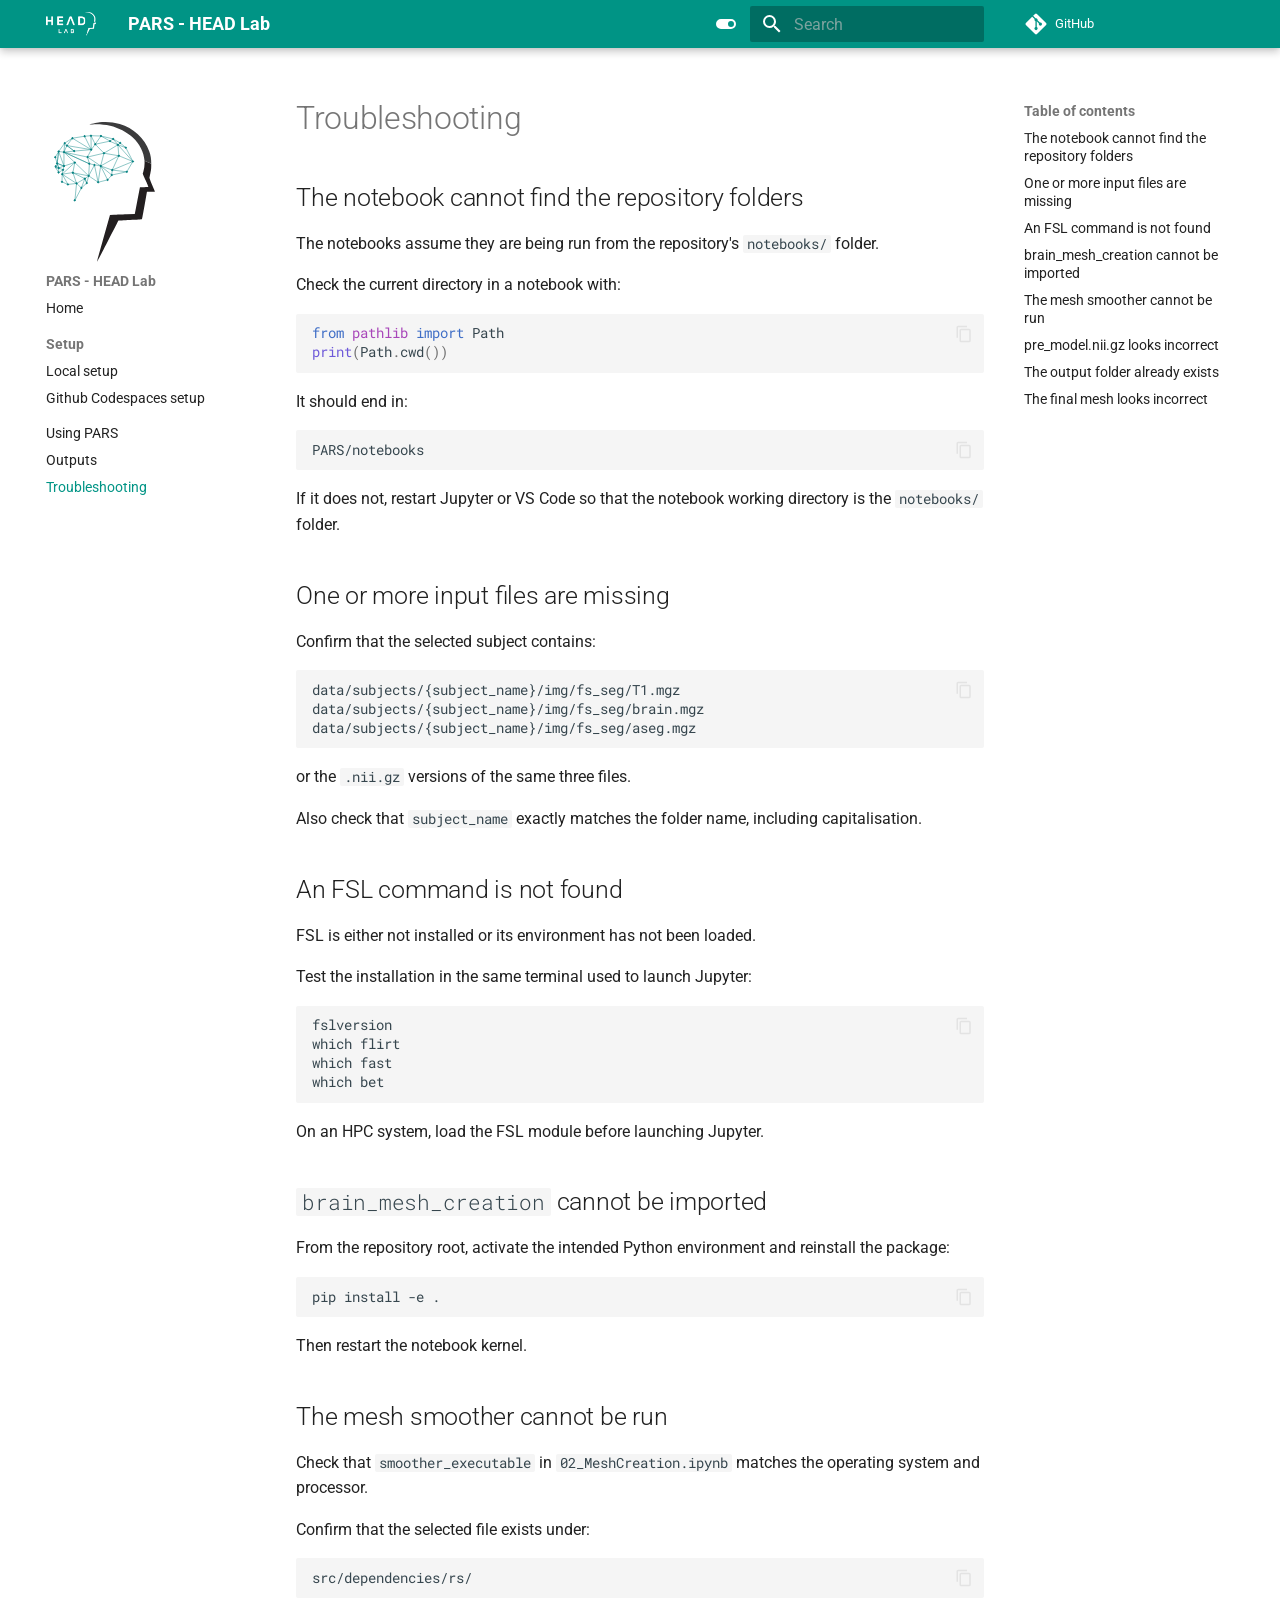
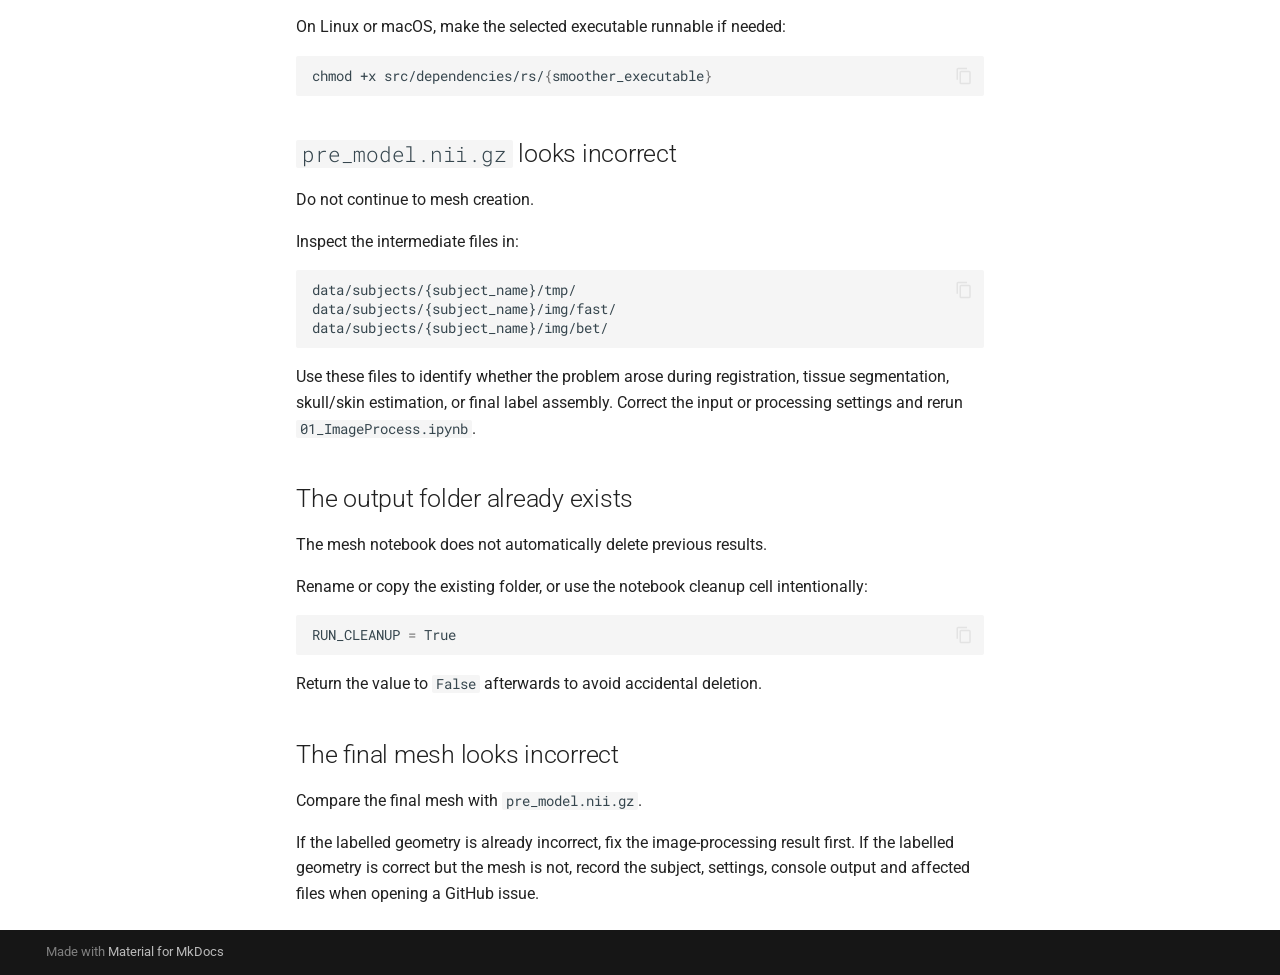
<file: troubleshooting/index.html>
<!doctype html>
<html lang="en" class="no-js">
  <head>
    
      <meta charset="utf-8">
      <meta name="viewport" content="width=device-width,initial-scale=1">
      
      
      
      
        <link rel="prev" href="../outputs/">
      
      
      
      <link rel="icon" href="../assets/PARS_logo-01-cropped.svg">
      <meta name="generator" content="mkdocs-1.6.1, mkdocs-material-9.6.12">
    
    
      
        <title>Troubleshooting - PARS - HEAD Lab</title>
      
    
    
      <link rel="stylesheet" href="../assets/stylesheets/main.2afb09e1.min.css">
      
        
        <link rel="stylesheet" href="../assets/stylesheets/palette.06af60db.min.css">
      
      


    
    
      
    
    
      
        
        
        <link rel="preconnect" href="https://fonts.gstatic.com" crossorigin>
        <link rel="stylesheet" href="https://fonts.googleapis.com/css?family=Roboto:300,300i,400,400i,700,700i%7CRoboto+Mono:400,400i,700,700i&display=fallback">
        <style>:root{--md-text-font:"Roboto";--md-code-font:"Roboto Mono"}</style>
      
    
    
      <link rel="stylesheet" href="../stylesheets/extra.css">
    
    <script>__md_scope=new URL("..",location),__md_hash=e=>[...e].reduce(((e,_)=>(e<<5)-e+_.charCodeAt(0)),0),__md_get=(e,_=localStorage,t=__md_scope)=>JSON.parse(_.getItem(t.pathname+"."+e)),__md_set=(e,_,t=localStorage,a=__md_scope)=>{try{t.setItem(a.pathname+"."+e,JSON.stringify(_))}catch(e){}}</script>
    
      

    
    
    
  </head>
  
  
    
    
      
    
    
    
    
    <body dir="ltr" data-md-color-scheme="default" data-md-color-primary="teal" data-md-color-accent="indigo">
  
    
    <input class="md-toggle" data-md-toggle="drawer" type="checkbox" id="__drawer" autocomplete="off">
    <input class="md-toggle" data-md-toggle="search" type="checkbox" id="__search" autocomplete="off">
    <label class="md-overlay" for="__drawer"></label>
    <div data-md-component="skip">
      
        
        <a href="#troubleshooting" class="md-skip">
          Skip to content
        </a>
      
    </div>
    <div data-md-component="announce">
      
    </div>
    
    
      

  

<header class="md-header md-header--shadow" data-md-component="header">
  <nav class="md-header__inner md-grid" aria-label="Header">
    <a href=".." title="PARS - HEAD Lab" class="md-header__button md-logo" aria-label="PARS - HEAD Lab" data-md-component="logo">
      
  <img src="../assets/HeadLab-Logo-white.png" alt="logo">

    </a>
    <label class="md-header__button md-icon" for="__drawer">
      
      <svg xmlns="http://www.w3.org/2000/svg" viewBox="0 0 24 24"><path d="M3 6h18v2H3zm0 5h18v2H3zm0 5h18v2H3z"/></svg>
    </label>
    <div class="md-header__title" data-md-component="header-title">
      <div class="md-header__ellipsis">
        <div class="md-header__topic">
          <span class="md-ellipsis">
            PARS - HEAD Lab
          </span>
        </div>
        <div class="md-header__topic" data-md-component="header-topic">
          <span class="md-ellipsis">
            
              Troubleshooting
            
          </span>
        </div>
      </div>
    </div>
    
      
        <form class="md-header__option" data-md-component="palette">
  
    
    
    
    <input class="md-option" data-md-color-media="" data-md-color-scheme="default" data-md-color-primary="teal" data-md-color-accent="indigo"  aria-label="Switch to dark mode"  type="radio" name="__palette" id="__palette_0">
    
      <label class="md-header__button md-icon" title="Switch to dark mode" for="__palette_1" hidden>
        <svg xmlns="http://www.w3.org/2000/svg" viewBox="0 0 24 24"><path d="M17 7H7a5 5 0 0 0-5 5 5 5 0 0 0 5 5h10a5 5 0 0 0 5-5 5 5 0 0 0-5-5m0 8a3 3 0 0 1-3-3 3 3 0 0 1 3-3 3 3 0 0 1 3 3 3 3 0 0 1-3 3"/></svg>
      </label>
    
  
    
    
    
    <input class="md-option" data-md-color-media="" data-md-color-scheme="slate" data-md-color-primary="teal" data-md-color-accent="indigo"  aria-label="Switch to light mode"  type="radio" name="__palette" id="__palette_1">
    
      <label class="md-header__button md-icon" title="Switch to light mode" for="__palette_0" hidden>
        <svg xmlns="http://www.w3.org/2000/svg" viewBox="0 0 24 24"><path d="M17 6H7c-3.31 0-6 2.69-6 6s2.69 6 6 6h10c3.31 0 6-2.69 6-6s-2.69-6-6-6m0 10H7c-2.21 0-4-1.79-4-4s1.79-4 4-4h10c2.21 0 4 1.79 4 4s-1.79 4-4 4M7 9c-1.66 0-3 1.34-3 3s1.34 3 3 3 3-1.34 3-3-1.34-3-3-3"/></svg>
      </label>
    
  
</form>
      
    
    
      <script>var palette=__md_get("__palette");if(palette&&palette.color){if("(prefers-color-scheme)"===palette.color.media){var media=matchMedia("(prefers-color-scheme: light)"),input=document.querySelector(media.matches?"[data-md-color-media='(prefers-color-scheme: light)']":"[data-md-color-media='(prefers-color-scheme: dark)']");palette.color.media=input.getAttribute("data-md-color-media"),palette.color.scheme=input.getAttribute("data-md-color-scheme"),palette.color.primary=input.getAttribute("data-md-color-primary"),palette.color.accent=input.getAttribute("data-md-color-accent")}for(var[key,value]of Object.entries(palette.color))document.body.setAttribute("data-md-color-"+key,value)}</script>
    
    
    
      
      
        <label class="md-header__button md-icon" for="__search">
          
          <svg xmlns="http://www.w3.org/2000/svg" viewBox="0 0 24 24"><path d="M9.5 3A6.5 6.5 0 0 1 16 9.5c0 1.61-.59 3.09-1.56 4.23l.27.27h.79l5 5-1.5 1.5-5-5v-.79l-.27-.27A6.52 6.52 0 0 1 9.5 16 6.5 6.5 0 0 1 3 9.5 6.5 6.5 0 0 1 9.5 3m0 2C7 5 5 7 5 9.5S7 14 9.5 14 14 12 14 9.5 12 5 9.5 5"/></svg>
        </label>
        <div class="md-search" data-md-component="search" role="dialog">
  <label class="md-search__overlay" for="__search"></label>
  <div class="md-search__inner" role="search">
    <form class="md-search__form" name="search">
      <input type="text" class="md-search__input" name="query" aria-label="Search" placeholder="Search" autocapitalize="off" autocorrect="off" autocomplete="off" spellcheck="false" data-md-component="search-query" required>
      <label class="md-search__icon md-icon" for="__search">
        
        <svg xmlns="http://www.w3.org/2000/svg" viewBox="0 0 24 24"><path d="M9.5 3A6.5 6.5 0 0 1 16 9.5c0 1.61-.59 3.09-1.56 4.23l.27.27h.79l5 5-1.5 1.5-5-5v-.79l-.27-.27A6.52 6.52 0 0 1 9.5 16 6.5 6.5 0 0 1 3 9.5 6.5 6.5 0 0 1 9.5 3m0 2C7 5 5 7 5 9.5S7 14 9.5 14 14 12 14 9.5 12 5 9.5 5"/></svg>
        
        <svg xmlns="http://www.w3.org/2000/svg" viewBox="0 0 24 24"><path d="M20 11v2H8l5.5 5.5-1.42 1.42L4.16 12l7.92-7.92L13.5 5.5 8 11z"/></svg>
      </label>
      <nav class="md-search__options" aria-label="Search">
        
        <button type="reset" class="md-search__icon md-icon" title="Clear" aria-label="Clear" tabindex="-1">
          
          <svg xmlns="http://www.w3.org/2000/svg" viewBox="0 0 24 24"><path d="M19 6.41 17.59 5 12 10.59 6.41 5 5 6.41 10.59 12 5 17.59 6.41 19 12 13.41 17.59 19 19 17.59 13.41 12z"/></svg>
        </button>
      </nav>
      
    </form>
    <div class="md-search__output">
      <div class="md-search__scrollwrap" tabindex="0" data-md-scrollfix>
        <div class="md-search-result" data-md-component="search-result">
          <div class="md-search-result__meta">
            Initializing search
          </div>
          <ol class="md-search-result__list" role="presentation"></ol>
        </div>
      </div>
    </div>
  </div>
</div>
      
    
    
      <div class="md-header__source">
        <a href="https://github.com/HEADLabIC/PARS.git" title="Go to repository" class="md-source" data-md-component="source">
  <div class="md-source__icon md-icon">
    
    <svg xmlns="http://www.w3.org/2000/svg" viewBox="0 0 448 512"><!--! Font Awesome Free 6.7.2 by @fontawesome - https://fontawesome.com License - https://fontawesome.com/license/free (Icons: CC BY 4.0, Fonts: SIL OFL 1.1, Code: MIT License) Copyright 2024 Fonticons, Inc.--><path d="M439.55 236.05 244 40.45a28.87 28.87 0 0 0-40.81 0l-40.66 40.63 51.52 51.52c27.06-9.14 52.68 16.77 43.39 43.68l49.66 49.66c34.23-11.8 61.18 31 35.47 56.69-26.49 26.49-70.21-2.87-56-37.34L240.22 199v121.85c25.3 12.54 22.26 41.85 9.08 55a34.34 34.34 0 0 1-48.55 0c-17.57-17.6-11.07-46.91 11.25-56v-123c-20.8-8.51-24.6-30.74-18.64-45L142.57 101 8.45 235.14a28.86 28.86 0 0 0 0 40.81l195.61 195.6a28.86 28.86 0 0 0 40.8 0l194.69-194.69a28.86 28.86 0 0 0 0-40.81"/></svg>
  </div>
  <div class="md-source__repository">
    GitHub
  </div>
</a>
      </div>
    
  </nav>
  
</header>
    
    <div class="md-container" data-md-component="container">
      
      
        
          
        
      
      <main class="md-main" data-md-component="main">
        <div class="md-main__inner md-grid">
          
            
              
              <div class="md-sidebar md-sidebar--primary" data-md-component="sidebar" data-md-type="navigation" >
                <div class="md-sidebar__scrollwrap">
                  <div class="md-sidebar__inner">
                    



<nav class="md-nav md-nav--primary" aria-label="Navigation" data-md-level="0">
  <label class="md-nav__title" for="__drawer">
    <a href=".." title="PARS - HEAD Lab" class="md-nav__button md-logo" aria-label="PARS - HEAD Lab" data-md-component="logo">
      
  <img src="../assets/HeadLab-Logo-white.png" alt="logo">

    </a>
    PARS - HEAD Lab
  </label>
  
    <div class="md-nav__source">
      <a href="https://github.com/HEADLabIC/PARS.git" title="Go to repository" class="md-source" data-md-component="source">
  <div class="md-source__icon md-icon">
    
    <svg xmlns="http://www.w3.org/2000/svg" viewBox="0 0 448 512"><!--! Font Awesome Free 6.7.2 by @fontawesome - https://fontawesome.com License - https://fontawesome.com/license/free (Icons: CC BY 4.0, Fonts: SIL OFL 1.1, Code: MIT License) Copyright 2024 Fonticons, Inc.--><path d="M439.55 236.05 244 40.45a28.87 28.87 0 0 0-40.81 0l-40.66 40.63 51.52 51.52c27.06-9.14 52.68 16.77 43.39 43.68l49.66 49.66c34.23-11.8 61.18 31 35.47 56.69-26.49 26.49-70.21-2.87-56-37.34L240.22 199v121.85c25.3 12.54 22.26 41.85 9.08 55a34.34 34.34 0 0 1-48.55 0c-17.57-17.6-11.07-46.91 11.25-56v-123c-20.8-8.51-24.6-30.74-18.64-45L142.57 101 8.45 235.14a28.86 28.86 0 0 0 0 40.81l195.61 195.6a28.86 28.86 0 0 0 40.8 0l194.69-194.69a28.86 28.86 0 0 0 0-40.81"/></svg>
  </div>
  <div class="md-source__repository">
    GitHub
  </div>
</a>
    </div>
  
  <ul class="md-nav__list" data-md-scrollfix>
    
      
      
  
  
  
  
    <li class="md-nav__item">
      <a href=".." class="md-nav__link">
        
  
  
  <span class="md-ellipsis">
    Home
    
  </span>
  

      </a>
    </li>
  

    
      
      
  
  
  
  
    
    
    
    
      
        
        
      
    
    
    <li class="md-nav__item md-nav__item--section md-nav__item--nested">
      
        
        
        <input class="md-nav__toggle md-toggle " type="checkbox" id="__nav_2" >
        
          
          <label class="md-nav__link" for="__nav_2" id="__nav_2_label" tabindex="">
            
  
  
  <span class="md-ellipsis">
    Setup
    
  </span>
  

            <span class="md-nav__icon md-icon"></span>
          </label>
        
        <nav class="md-nav" data-md-level="1" aria-labelledby="__nav_2_label" aria-expanded="false">
          <label class="md-nav__title" for="__nav_2">
            <span class="md-nav__icon md-icon"></span>
            Setup
          </label>
          <ul class="md-nav__list" data-md-scrollfix>
            
              
                
  
  
  
  
    <li class="md-nav__item">
      <a href="../installation/" class="md-nav__link">
        
  
  
  <span class="md-ellipsis">
    Local setup
    
  </span>
  

      </a>
    </li>
  

              
            
              
                
  
  
  
  
    <li class="md-nav__item">
      <a href="../codespaces/" class="md-nav__link">
        
  
  
  <span class="md-ellipsis">
    Github Codespaces setup
    
  </span>
  

      </a>
    </li>
  

              
            
          </ul>
        </nav>
      
    </li>
  

    
      
      
  
  
  
  
    <li class="md-nav__item">
      <a href="../usage/" class="md-nav__link">
        
  
  
  <span class="md-ellipsis">
    Using PARS
    
  </span>
  

      </a>
    </li>
  

    
      
      
  
  
  
  
    <li class="md-nav__item">
      <a href="../outputs/" class="md-nav__link">
        
  
  
  <span class="md-ellipsis">
    Outputs
    
  </span>
  

      </a>
    </li>
  

    
      
      
  
  
    
  
  
  
    <li class="md-nav__item md-nav__item--active">
      
      <input class="md-nav__toggle md-toggle" type="checkbox" id="__toc">
      
      
        
      
      
        <label class="md-nav__link md-nav__link--active" for="__toc">
          
  
  
  <span class="md-ellipsis">
    Troubleshooting
    
  </span>
  

          <span class="md-nav__icon md-icon"></span>
        </label>
      
      <a href="./" class="md-nav__link md-nav__link--active">
        
  
  
  <span class="md-ellipsis">
    Troubleshooting
    
  </span>
  

      </a>
      
        

<nav class="md-nav md-nav--secondary" aria-label="Table of contents">
  
  
  
    
  
  
    <label class="md-nav__title" for="__toc">
      <span class="md-nav__icon md-icon"></span>
      Table of contents
    </label>
    <ul class="md-nav__list" data-md-component="toc" data-md-scrollfix>
      
        <li class="md-nav__item">
  <a href="#the-notebook-cannot-find-the-repository-folders" class="md-nav__link">
    <span class="md-ellipsis">
      The notebook cannot find the repository folders
    </span>
  </a>
  
</li>
      
        <li class="md-nav__item">
  <a href="#one-or-more-input-files-are-missing" class="md-nav__link">
    <span class="md-ellipsis">
      One or more input files are missing
    </span>
  </a>
  
</li>
      
        <li class="md-nav__item">
  <a href="#an-fsl-command-is-not-found" class="md-nav__link">
    <span class="md-ellipsis">
      An FSL command is not found
    </span>
  </a>
  
</li>
      
        <li class="md-nav__item">
  <a href="#brain_mesh_creation-cannot-be-imported" class="md-nav__link">
    <span class="md-ellipsis">
      brain_mesh_creation cannot be imported
    </span>
  </a>
  
</li>
      
        <li class="md-nav__item">
  <a href="#the-mesh-smoother-cannot-be-run" class="md-nav__link">
    <span class="md-ellipsis">
      The mesh smoother cannot be run
    </span>
  </a>
  
</li>
      
        <li class="md-nav__item">
  <a href="#pre_modelniigz-looks-incorrect" class="md-nav__link">
    <span class="md-ellipsis">
      pre_model.nii.gz looks incorrect
    </span>
  </a>
  
</li>
      
        <li class="md-nav__item">
  <a href="#the-output-folder-already-exists" class="md-nav__link">
    <span class="md-ellipsis">
      The output folder already exists
    </span>
  </a>
  
</li>
      
        <li class="md-nav__item">
  <a href="#the-final-mesh-looks-incorrect" class="md-nav__link">
    <span class="md-ellipsis">
      The final mesh looks incorrect
    </span>
  </a>
  
</li>
      
    </ul>
  
</nav>
      
    </li>
  

    
  </ul>
</nav>
                  </div>
                </div>
              </div>
            
            
              
              <div class="md-sidebar md-sidebar--secondary" data-md-component="sidebar" data-md-type="toc" >
                <div class="md-sidebar__scrollwrap">
                  <div class="md-sidebar__inner">
                    

<nav class="md-nav md-nav--secondary" aria-label="Table of contents">
  
  
  
    
  
  
    <label class="md-nav__title" for="__toc">
      <span class="md-nav__icon md-icon"></span>
      Table of contents
    </label>
    <ul class="md-nav__list" data-md-component="toc" data-md-scrollfix>
      
        <li class="md-nav__item">
  <a href="#the-notebook-cannot-find-the-repository-folders" class="md-nav__link">
    <span class="md-ellipsis">
      The notebook cannot find the repository folders
    </span>
  </a>
  
</li>
      
        <li class="md-nav__item">
  <a href="#one-or-more-input-files-are-missing" class="md-nav__link">
    <span class="md-ellipsis">
      One or more input files are missing
    </span>
  </a>
  
</li>
      
        <li class="md-nav__item">
  <a href="#an-fsl-command-is-not-found" class="md-nav__link">
    <span class="md-ellipsis">
      An FSL command is not found
    </span>
  </a>
  
</li>
      
        <li class="md-nav__item">
  <a href="#brain_mesh_creation-cannot-be-imported" class="md-nav__link">
    <span class="md-ellipsis">
      brain_mesh_creation cannot be imported
    </span>
  </a>
  
</li>
      
        <li class="md-nav__item">
  <a href="#the-mesh-smoother-cannot-be-run" class="md-nav__link">
    <span class="md-ellipsis">
      The mesh smoother cannot be run
    </span>
  </a>
  
</li>
      
        <li class="md-nav__item">
  <a href="#pre_modelniigz-looks-incorrect" class="md-nav__link">
    <span class="md-ellipsis">
      pre_model.nii.gz looks incorrect
    </span>
  </a>
  
</li>
      
        <li class="md-nav__item">
  <a href="#the-output-folder-already-exists" class="md-nav__link">
    <span class="md-ellipsis">
      The output folder already exists
    </span>
  </a>
  
</li>
      
        <li class="md-nav__item">
  <a href="#the-final-mesh-looks-incorrect" class="md-nav__link">
    <span class="md-ellipsis">
      The final mesh looks incorrect
    </span>
  </a>
  
</li>
      
    </ul>
  
</nav>
                  </div>
                </div>
              </div>
            
          
          
            <div class="md-content" data-md-component="content">
              <article class="md-content__inner md-typeset">
                
                  


  
  


<h1 id="troubleshooting">Troubleshooting</h1>
<h2 id="the-notebook-cannot-find-the-repository-folders">The notebook cannot find the repository folders</h2>
<p>The notebooks assume they are being run from the repository's <code>notebooks/</code> folder.</p>
<p>Check the current directory in a notebook with:</p>
<div class="highlight"><pre><span></span><code><span class="kn">from</span><span class="w"> </span><span class="nn">pathlib</span><span class="w"> </span><span class="kn">import</span> <span class="n">Path</span>
<span class="nb">print</span><span class="p">(</span><span class="n">Path</span><span class="o">.</span><span class="n">cwd</span><span class="p">())</span>
</code></pre></div>
<p>It should end in:</p>
<div class="highlight"><pre><span></span><code>PARS/notebooks
</code></pre></div>
<p>If it does not, restart Jupyter or VS Code so that the notebook working directory is the <code>notebooks/</code> folder.</p>
<h2 id="one-or-more-input-files-are-missing">One or more input files are missing</h2>
<p>Confirm that the selected subject contains:</p>
<div class="highlight"><pre><span></span><code>data/subjects/{subject_name}/img/fs_seg/T1.mgz
data/subjects/{subject_name}/img/fs_seg/brain.mgz
data/subjects/{subject_name}/img/fs_seg/aseg.mgz
</code></pre></div>
<p>or the <code>.nii.gz</code> versions of the same three files.</p>
<p>Also check that <code>subject_name</code> exactly matches the folder name, including capitalisation.</p>
<h2 id="an-fsl-command-is-not-found">An FSL command is not found</h2>
<p>FSL is either not installed or its environment has not been loaded.</p>
<p>Test the installation in the same terminal used to launch Jupyter:</p>
<div class="highlight"><pre><span></span><code>fslversion
which<span class="w"> </span>flirt
which<span class="w"> </span>fast
which<span class="w"> </span>bet
</code></pre></div>
<p>On an HPC system, load the FSL module before launching Jupyter.</p>
<h2 id="brain_mesh_creation-cannot-be-imported"><code>brain_mesh_creation</code> cannot be imported</h2>
<p>From the repository root, activate the intended Python environment and reinstall the package:</p>
<div class="highlight"><pre><span></span><code>pip<span class="w"> </span>install<span class="w"> </span>-e<span class="w"> </span>.
</code></pre></div>
<p>Then restart the notebook kernel.</p>
<h2 id="the-mesh-smoother-cannot-be-run">The mesh smoother cannot be run</h2>
<p>Check that <code>smoother_executable</code> in <code>02_MeshCreation.ipynb</code> matches the operating system and processor.</p>
<p>Confirm that the selected file exists under:</p>
<div class="highlight"><pre><span></span><code>src/dependencies/rs/
</code></pre></div>
<p>On Linux or macOS, make the selected executable runnable if needed:</p>
<div class="highlight"><pre><span></span><code>chmod<span class="w"> </span>+x<span class="w"> </span>src/dependencies/rs/<span class="o">{</span>smoother_executable<span class="o">}</span>
</code></pre></div>
<h2 id="pre_modelniigz-looks-incorrect"><code>pre_model.nii.gz</code> looks incorrect</h2>
<p>Do not continue to mesh creation.</p>
<p>Inspect the intermediate files in:</p>
<div class="highlight"><pre><span></span><code>data/subjects/{subject_name}/tmp/
data/subjects/{subject_name}/img/fast/
data/subjects/{subject_name}/img/bet/
</code></pre></div>
<p>Use these files to identify whether the problem arose during registration, tissue segmentation, skull/skin estimation, or final label assembly. Correct the input or processing settings and rerun <code>01_ImageProcess.ipynb</code>.</p>
<h2 id="the-output-folder-already-exists">The output folder already exists</h2>
<p>The mesh notebook does not automatically delete previous results.</p>
<p>Rename or copy the existing folder, or use the notebook cleanup cell intentionally:</p>
<div class="highlight"><pre><span></span><code><span class="n">RUN_CLEANUP</span> <span class="o">=</span> <span class="kc">True</span>
</code></pre></div>
<p>Return the value to <code>False</code> afterwards to avoid accidental deletion.</p>
<h2 id="the-final-mesh-looks-incorrect">The final mesh looks incorrect</h2>
<p>Compare the final mesh with <code>pre_model.nii.gz</code>.</p>
<p>If the labelled geometry is already incorrect, fix the image-processing result first. If the labelled geometry is correct but the mesh is not, record the subject, settings, console output and affected files when opening a GitHub issue.</p>












                
              </article>
            </div>
          
          
<script>var target=document.getElementById(location.hash.slice(1));target&&target.name&&(target.checked=target.name.startsWith("__tabbed_"))</script>
        </div>
        
      </main>
      
        <footer class="md-footer">
  
  <div class="md-footer-meta md-typeset">
    <div class="md-footer-meta__inner md-grid">
      <div class="md-copyright">
  
  
    Made with
    <a href="https://squidfunk.github.io/mkdocs-material/" target="_blank" rel="noopener">
      Material for MkDocs
    </a>
  
</div>
      
    </div>
  </div>
</footer>
      
    </div>
    <div class="md-dialog" data-md-component="dialog">
      <div class="md-dialog__inner md-typeset"></div>
    </div>
    
    
    
      
      <script id="__config" type="application/json">{"base": "..", "features": ["navigation.sections", "navigation.tracking", "toc.follow", "content.code.copy"], "search": "../assets/javascripts/workers/search.f8cc74c7.min.js", "tags": null, "translations": {"clipboard.copied": "Copied to clipboard", "clipboard.copy": "Copy to clipboard", "search.result.more.one": "1 more on this page", "search.result.more.other": "# more on this page", "search.result.none": "No matching documents", "search.result.one": "1 matching document", "search.result.other": "# matching documents", "search.result.placeholder": "Type to start searching", "search.result.term.missing": "Missing", "select.version": "Select version"}, "version": null}</script>
    
    
      <script src="../assets/javascripts/bundle.c8b220af.min.js"></script>
      
    
  </body>
</html>
</file>
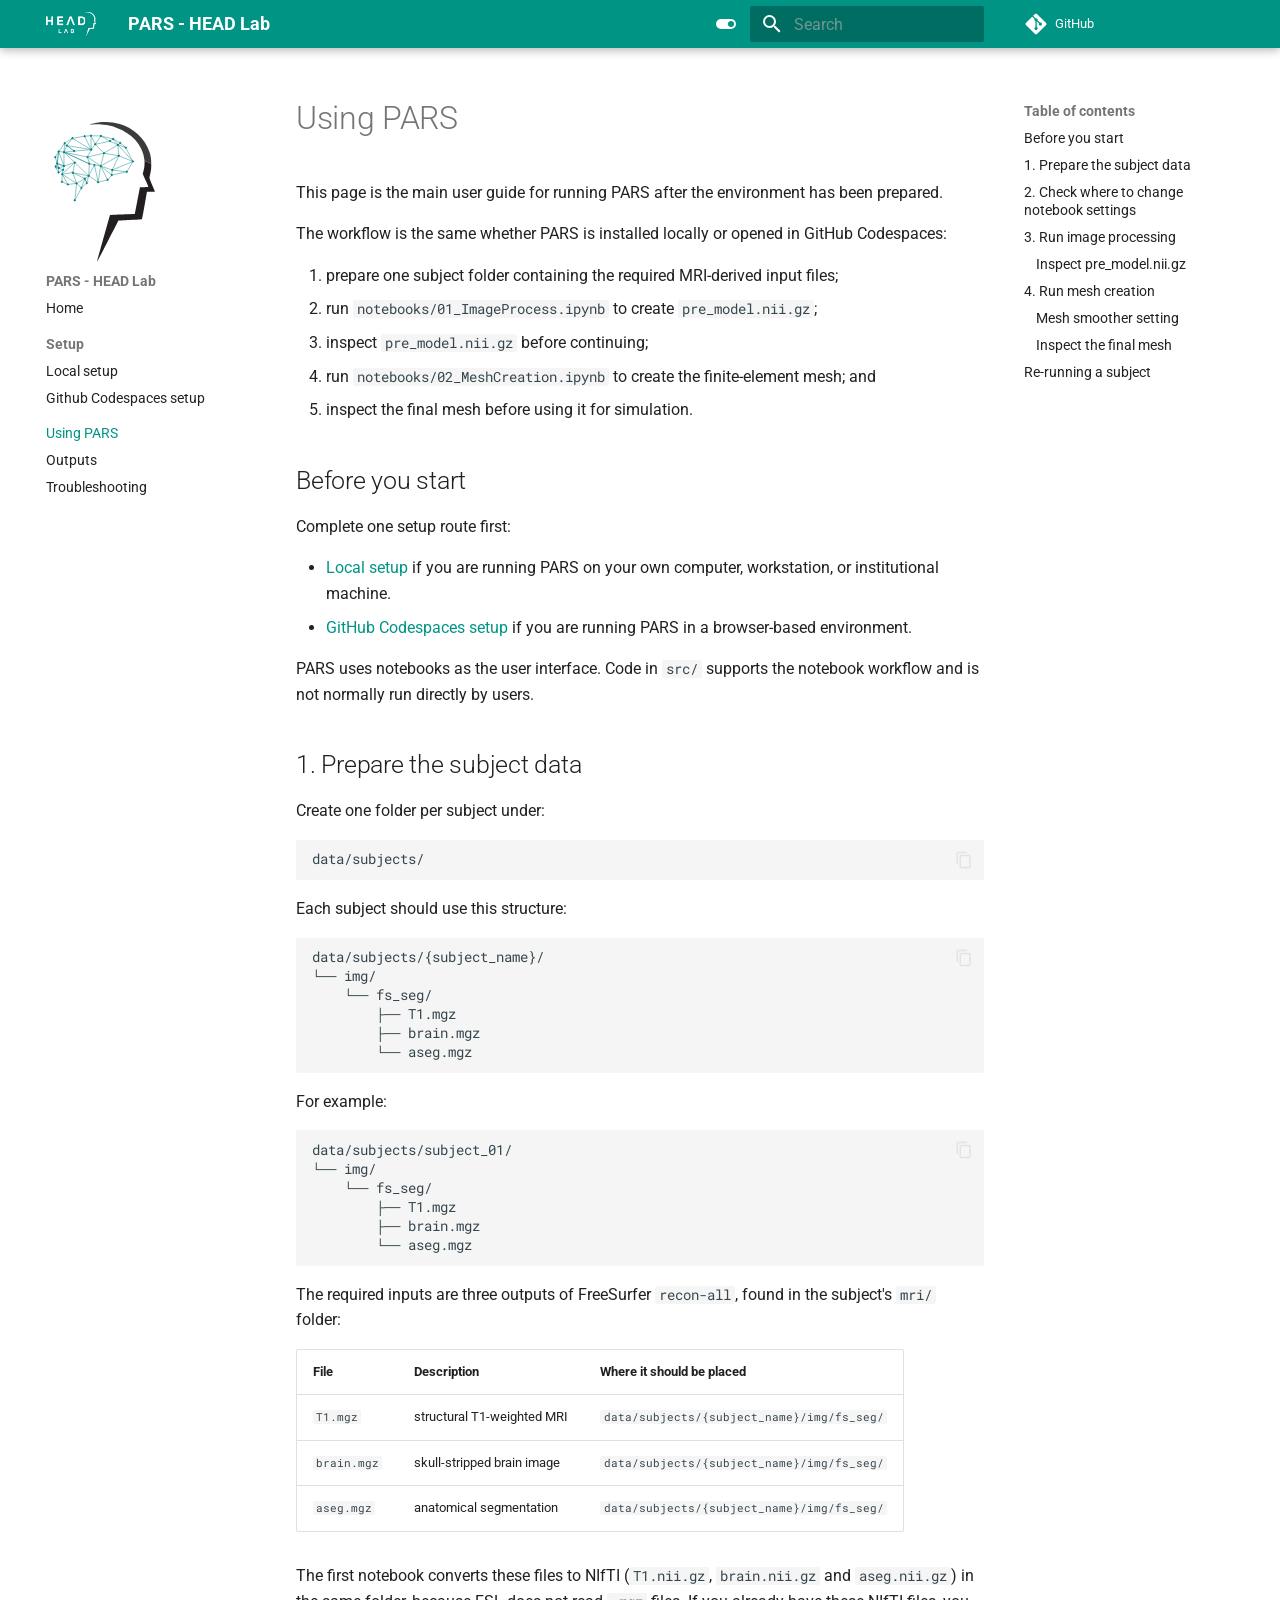
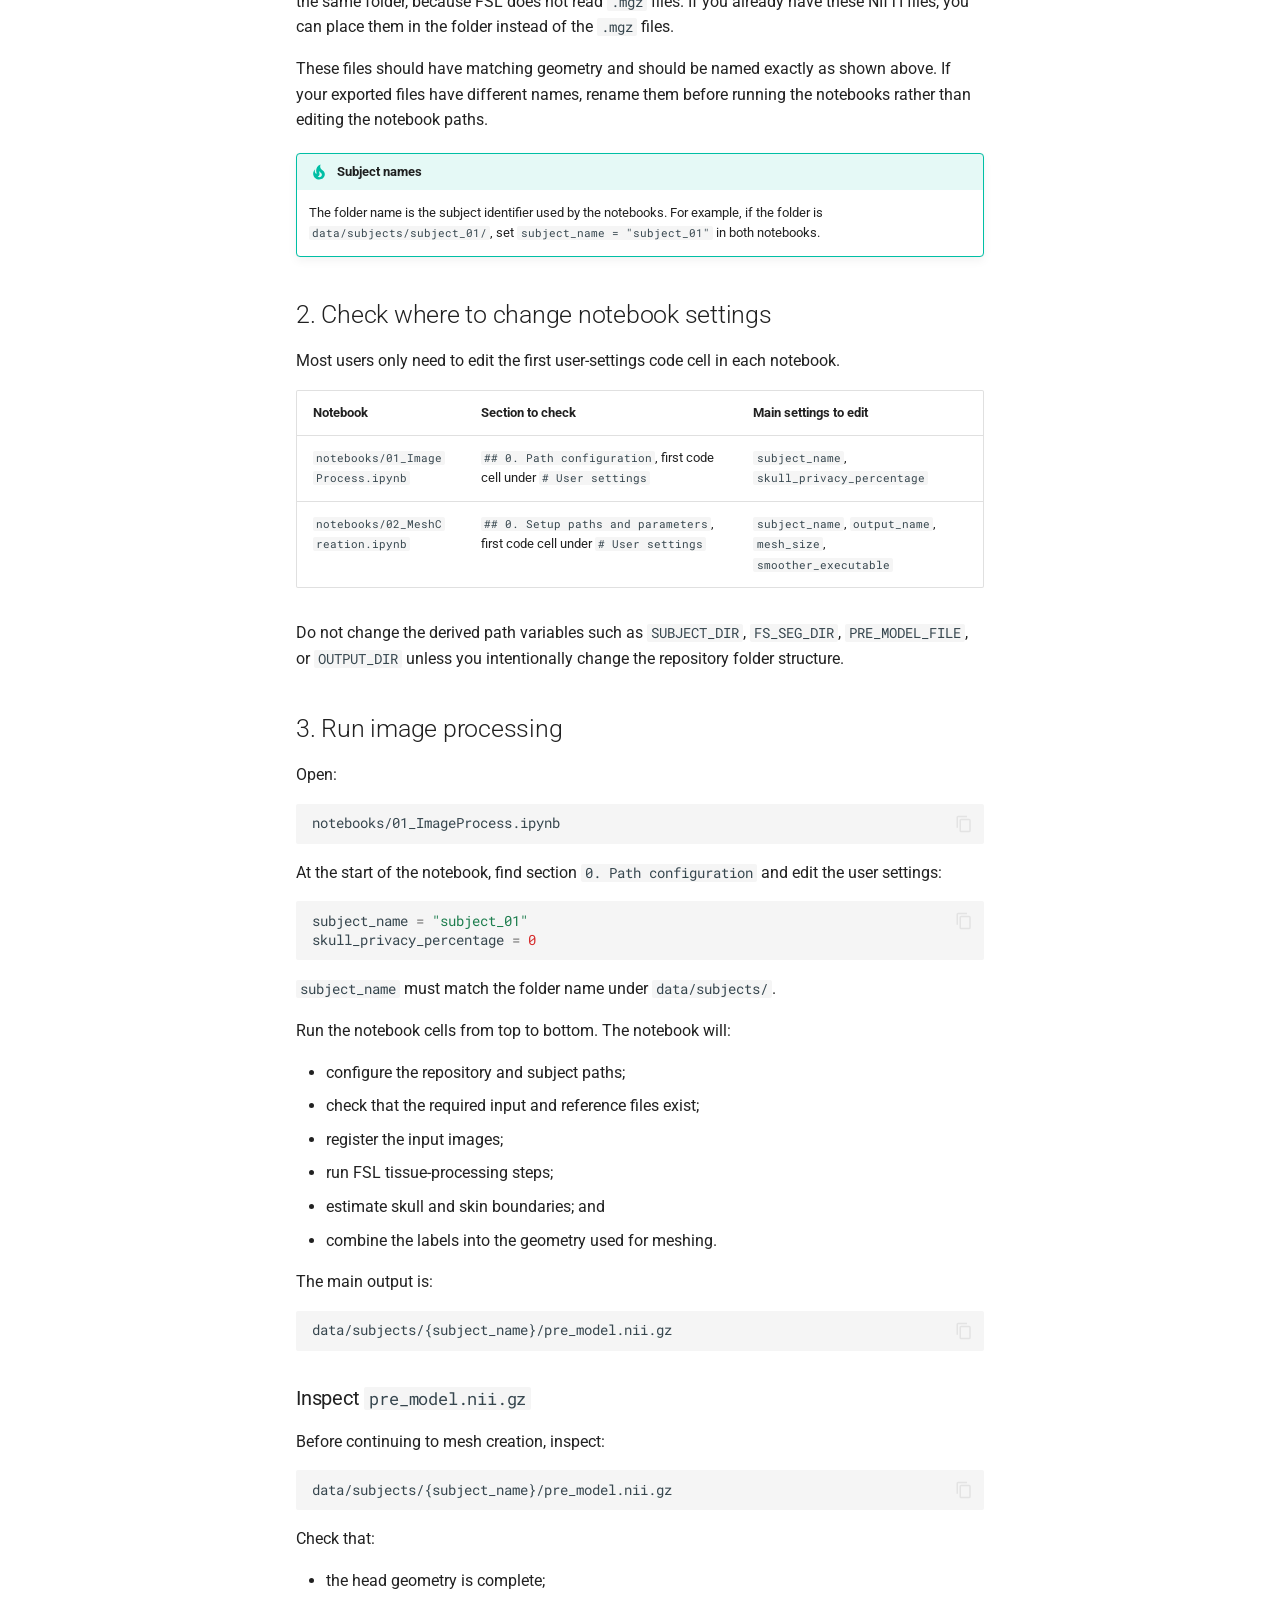
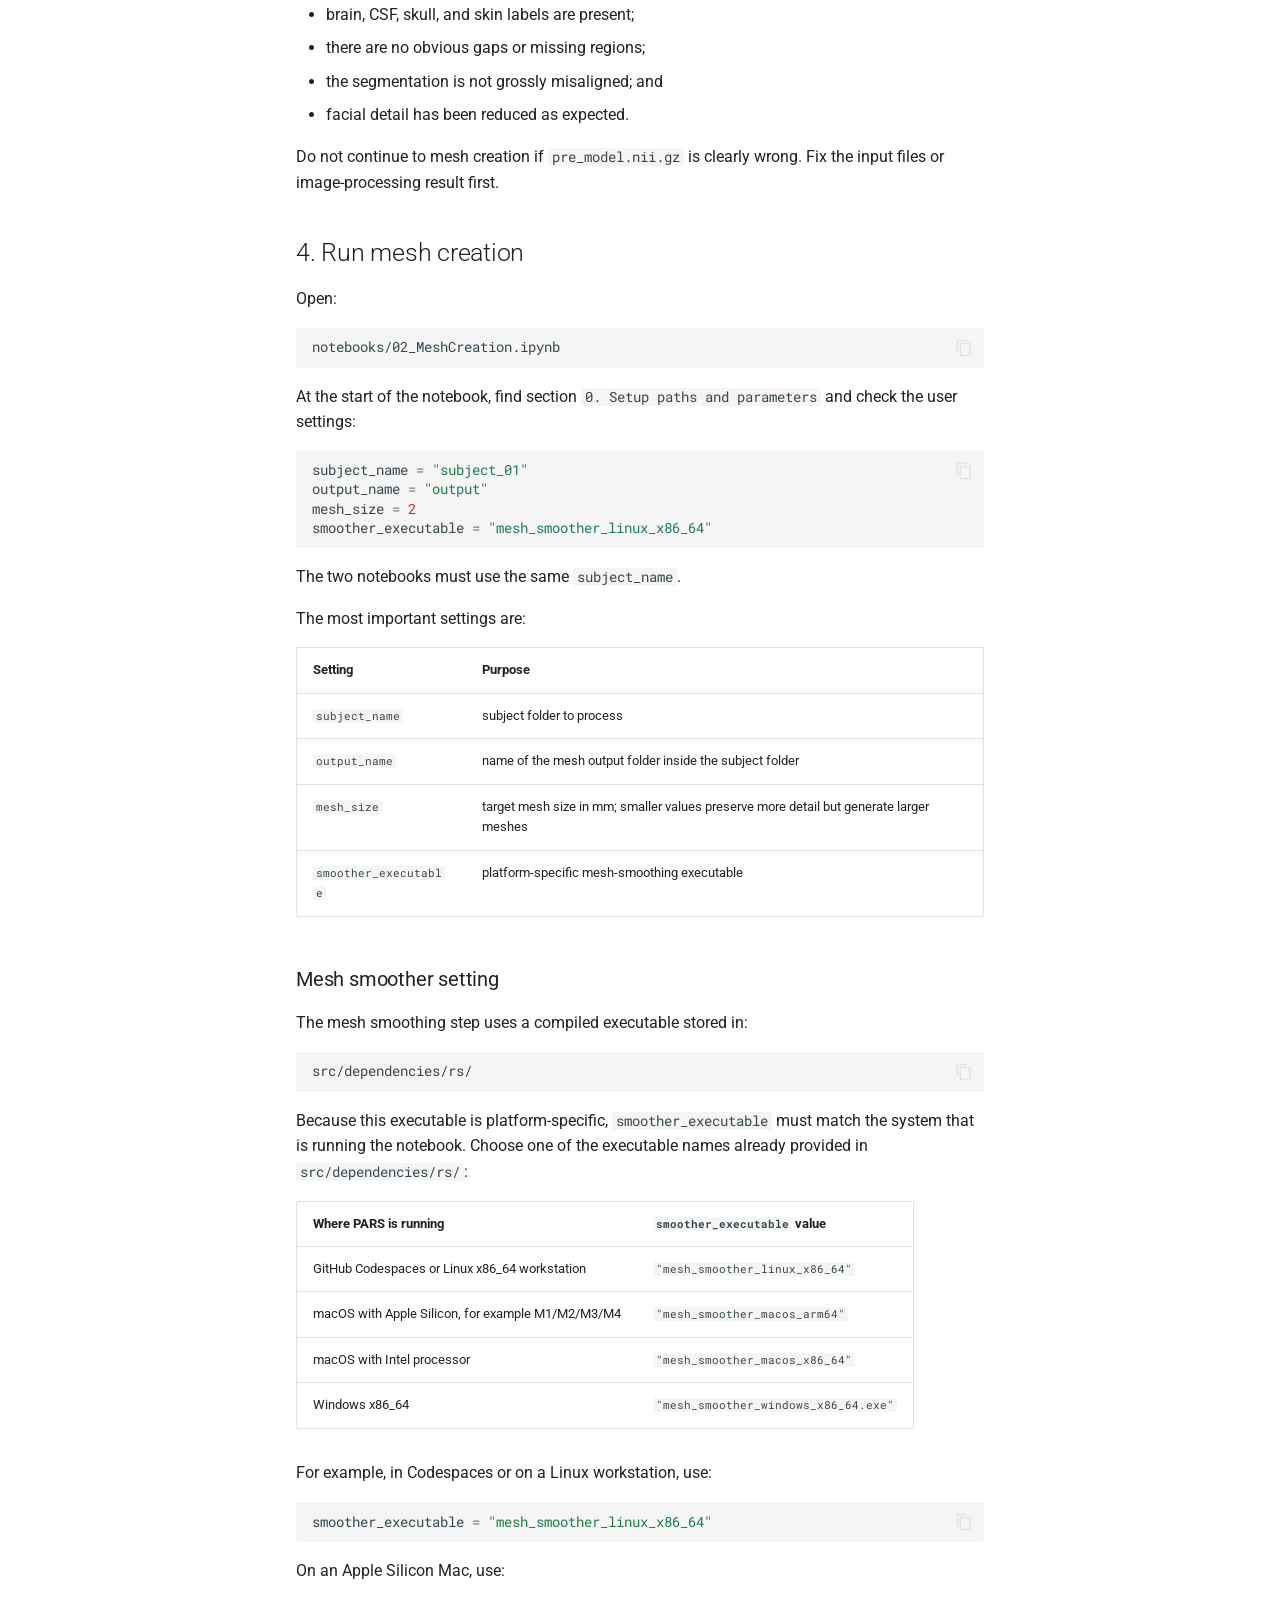
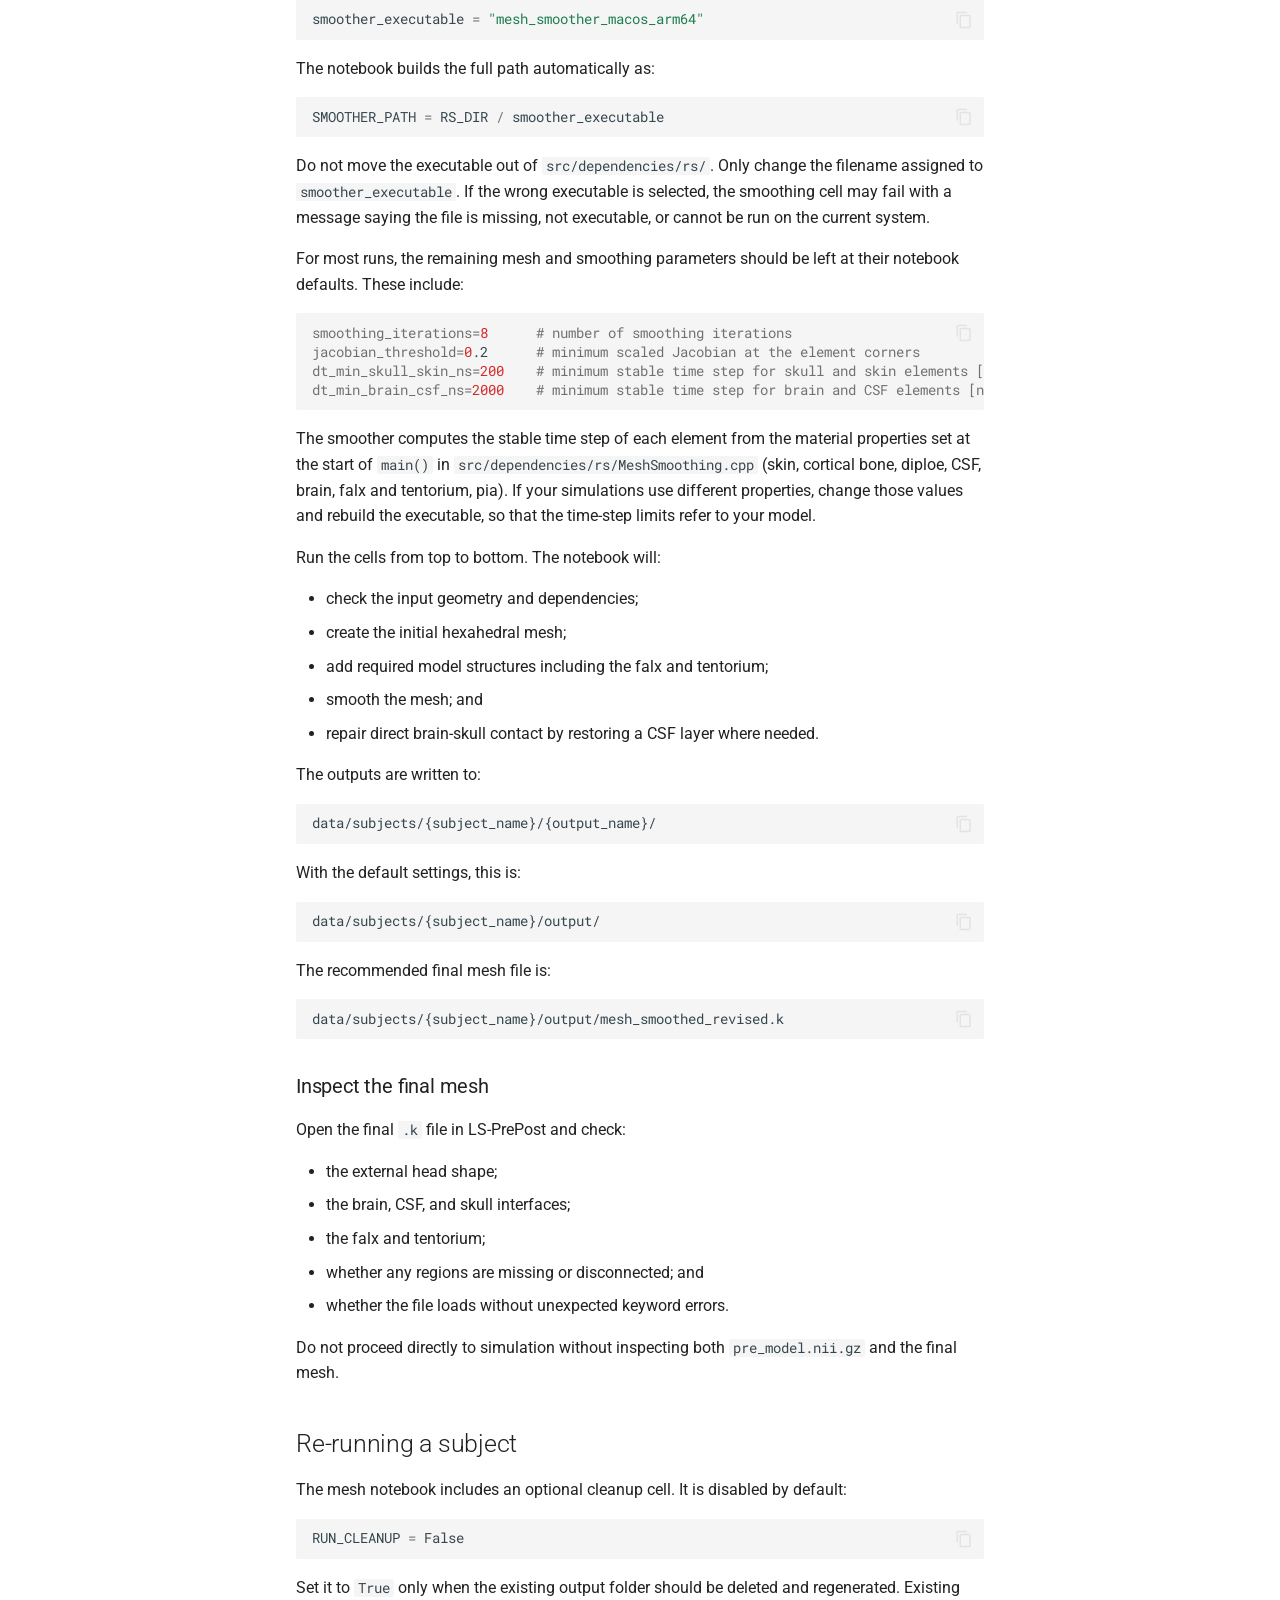
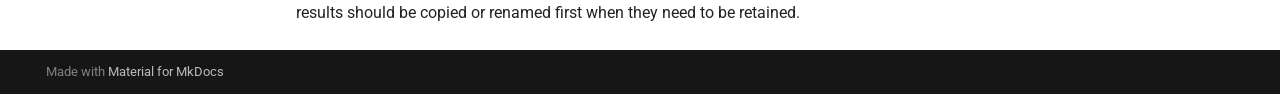
<file: usage/index.html>
<!doctype html>
<html lang="en" class="no-js">
  <head>
    
      <meta charset="utf-8">
      <meta name="viewport" content="width=device-width,initial-scale=1">
      
      
      
      
        <link rel="prev" href="../codespaces/">
      
      
        <link rel="next" href="../outputs/">
      
      
      <link rel="icon" href="../assets/PARS_logo-01-cropped.svg">
      <meta name="generator" content="mkdocs-1.6.1, mkdocs-material-9.6.12">
    
    
      
        <title>Using PARS - PARS - HEAD Lab</title>
      
    
    
      <link rel="stylesheet" href="../assets/stylesheets/main.2afb09e1.min.css">
      
        
        <link rel="stylesheet" href="../assets/stylesheets/palette.06af60db.min.css">
      
      


    
    
      
    
    
      
        
        
        <link rel="preconnect" href="https://fonts.gstatic.com" crossorigin>
        <link rel="stylesheet" href="https://fonts.googleapis.com/css?family=Roboto:300,300i,400,400i,700,700i%7CRoboto+Mono:400,400i,700,700i&display=fallback">
        <style>:root{--md-text-font:"Roboto";--md-code-font:"Roboto Mono"}</style>
      
    
    
      <link rel="stylesheet" href="../stylesheets/extra.css">
    
    <script>__md_scope=new URL("..",location),__md_hash=e=>[...e].reduce(((e,_)=>(e<<5)-e+_.charCodeAt(0)),0),__md_get=(e,_=localStorage,t=__md_scope)=>JSON.parse(_.getItem(t.pathname+"."+e)),__md_set=(e,_,t=localStorage,a=__md_scope)=>{try{t.setItem(a.pathname+"."+e,JSON.stringify(_))}catch(e){}}</script>
    
      

    
    
    
  </head>
  
  
    
    
      
    
    
    
    
    <body dir="ltr" data-md-color-scheme="default" data-md-color-primary="teal" data-md-color-accent="indigo">
  
    
    <input class="md-toggle" data-md-toggle="drawer" type="checkbox" id="__drawer" autocomplete="off">
    <input class="md-toggle" data-md-toggle="search" type="checkbox" id="__search" autocomplete="off">
    <label class="md-overlay" for="__drawer"></label>
    <div data-md-component="skip">
      
        
        <a href="#using-pars" class="md-skip">
          Skip to content
        </a>
      
    </div>
    <div data-md-component="announce">
      
    </div>
    
    
      

  

<header class="md-header md-header--shadow" data-md-component="header">
  <nav class="md-header__inner md-grid" aria-label="Header">
    <a href=".." title="PARS - HEAD Lab" class="md-header__button md-logo" aria-label="PARS - HEAD Lab" data-md-component="logo">
      
  <img src="../assets/HeadLab-Logo-white.png" alt="logo">

    </a>
    <label class="md-header__button md-icon" for="__drawer">
      
      <svg xmlns="http://www.w3.org/2000/svg" viewBox="0 0 24 24"><path d="M3 6h18v2H3zm0 5h18v2H3zm0 5h18v2H3z"/></svg>
    </label>
    <div class="md-header__title" data-md-component="header-title">
      <div class="md-header__ellipsis">
        <div class="md-header__topic">
          <span class="md-ellipsis">
            PARS - HEAD Lab
          </span>
        </div>
        <div class="md-header__topic" data-md-component="header-topic">
          <span class="md-ellipsis">
            
              Using PARS
            
          </span>
        </div>
      </div>
    </div>
    
      
        <form class="md-header__option" data-md-component="palette">
  
    
    
    
    <input class="md-option" data-md-color-media="" data-md-color-scheme="default" data-md-color-primary="teal" data-md-color-accent="indigo"  aria-label="Switch to dark mode"  type="radio" name="__palette" id="__palette_0">
    
      <label class="md-header__button md-icon" title="Switch to dark mode" for="__palette_1" hidden>
        <svg xmlns="http://www.w3.org/2000/svg" viewBox="0 0 24 24"><path d="M17 7H7a5 5 0 0 0-5 5 5 5 0 0 0 5 5h10a5 5 0 0 0 5-5 5 5 0 0 0-5-5m0 8a3 3 0 0 1-3-3 3 3 0 0 1 3-3 3 3 0 0 1 3 3 3 3 0 0 1-3 3"/></svg>
      </label>
    
  
    
    
    
    <input class="md-option" data-md-color-media="" data-md-color-scheme="slate" data-md-color-primary="teal" data-md-color-accent="indigo"  aria-label="Switch to light mode"  type="radio" name="__palette" id="__palette_1">
    
      <label class="md-header__button md-icon" title="Switch to light mode" for="__palette_0" hidden>
        <svg xmlns="http://www.w3.org/2000/svg" viewBox="0 0 24 24"><path d="M17 6H7c-3.31 0-6 2.69-6 6s2.69 6 6 6h10c3.31 0 6-2.69 6-6s-2.69-6-6-6m0 10H7c-2.21 0-4-1.79-4-4s1.79-4 4-4h10c2.21 0 4 1.79 4 4s-1.79 4-4 4M7 9c-1.66 0-3 1.34-3 3s1.34 3 3 3 3-1.34 3-3-1.34-3-3-3"/></svg>
      </label>
    
  
</form>
      
    
    
      <script>var palette=__md_get("__palette");if(palette&&palette.color){if("(prefers-color-scheme)"===palette.color.media){var media=matchMedia("(prefers-color-scheme: light)"),input=document.querySelector(media.matches?"[data-md-color-media='(prefers-color-scheme: light)']":"[data-md-color-media='(prefers-color-scheme: dark)']");palette.color.media=input.getAttribute("data-md-color-media"),palette.color.scheme=input.getAttribute("data-md-color-scheme"),palette.color.primary=input.getAttribute("data-md-color-primary"),palette.color.accent=input.getAttribute("data-md-color-accent")}for(var[key,value]of Object.entries(palette.color))document.body.setAttribute("data-md-color-"+key,value)}</script>
    
    
    
      
      
        <label class="md-header__button md-icon" for="__search">
          
          <svg xmlns="http://www.w3.org/2000/svg" viewBox="0 0 24 24"><path d="M9.5 3A6.5 6.5 0 0 1 16 9.5c0 1.61-.59 3.09-1.56 4.23l.27.27h.79l5 5-1.5 1.5-5-5v-.79l-.27-.27A6.52 6.52 0 0 1 9.5 16 6.5 6.5 0 0 1 3 9.5 6.5 6.5 0 0 1 9.5 3m0 2C7 5 5 7 5 9.5S7 14 9.5 14 14 12 14 9.5 12 5 9.5 5"/></svg>
        </label>
        <div class="md-search" data-md-component="search" role="dialog">
  <label class="md-search__overlay" for="__search"></label>
  <div class="md-search__inner" role="search">
    <form class="md-search__form" name="search">
      <input type="text" class="md-search__input" name="query" aria-label="Search" placeholder="Search" autocapitalize="off" autocorrect="off" autocomplete="off" spellcheck="false" data-md-component="search-query" required>
      <label class="md-search__icon md-icon" for="__search">
        
        <svg xmlns="http://www.w3.org/2000/svg" viewBox="0 0 24 24"><path d="M9.5 3A6.5 6.5 0 0 1 16 9.5c0 1.61-.59 3.09-1.56 4.23l.27.27h.79l5 5-1.5 1.5-5-5v-.79l-.27-.27A6.52 6.52 0 0 1 9.5 16 6.5 6.5 0 0 1 3 9.5 6.5 6.5 0 0 1 9.5 3m0 2C7 5 5 7 5 9.5S7 14 9.5 14 14 12 14 9.5 12 5 9.5 5"/></svg>
        
        <svg xmlns="http://www.w3.org/2000/svg" viewBox="0 0 24 24"><path d="M20 11v2H8l5.5 5.5-1.42 1.42L4.16 12l7.92-7.92L13.5 5.5 8 11z"/></svg>
      </label>
      <nav class="md-search__options" aria-label="Search">
        
        <button type="reset" class="md-search__icon md-icon" title="Clear" aria-label="Clear" tabindex="-1">
          
          <svg xmlns="http://www.w3.org/2000/svg" viewBox="0 0 24 24"><path d="M19 6.41 17.59 5 12 10.59 6.41 5 5 6.41 10.59 12 5 17.59 6.41 19 12 13.41 17.59 19 19 17.59 13.41 12z"/></svg>
        </button>
      </nav>
      
    </form>
    <div class="md-search__output">
      <div class="md-search__scrollwrap" tabindex="0" data-md-scrollfix>
        <div class="md-search-result" data-md-component="search-result">
          <div class="md-search-result__meta">
            Initializing search
          </div>
          <ol class="md-search-result__list" role="presentation"></ol>
        </div>
      </div>
    </div>
  </div>
</div>
      
    
    
      <div class="md-header__source">
        <a href="https://github.com/HEADLabIC/PARS.git" title="Go to repository" class="md-source" data-md-component="source">
  <div class="md-source__icon md-icon">
    
    <svg xmlns="http://www.w3.org/2000/svg" viewBox="0 0 448 512"><!--! Font Awesome Free 6.7.2 by @fontawesome - https://fontawesome.com License - https://fontawesome.com/license/free (Icons: CC BY 4.0, Fonts: SIL OFL 1.1, Code: MIT License) Copyright 2024 Fonticons, Inc.--><path d="M439.55 236.05 244 40.45a28.87 28.87 0 0 0-40.81 0l-40.66 40.63 51.52 51.52c27.06-9.14 52.68 16.77 43.39 43.68l49.66 49.66c34.23-11.8 61.18 31 35.47 56.69-26.49 26.49-70.21-2.87-56-37.34L240.22 199v121.85c25.3 12.54 22.26 41.85 9.08 55a34.34 34.34 0 0 1-48.55 0c-17.57-17.6-11.07-46.91 11.25-56v-123c-20.8-8.51-24.6-30.74-18.64-45L142.57 101 8.45 235.14a28.86 28.86 0 0 0 0 40.81l195.61 195.6a28.86 28.86 0 0 0 40.8 0l194.69-194.69a28.86 28.86 0 0 0 0-40.81"/></svg>
  </div>
  <div class="md-source__repository">
    GitHub
  </div>
</a>
      </div>
    
  </nav>
  
</header>
    
    <div class="md-container" data-md-component="container">
      
      
        
          
        
      
      <main class="md-main" data-md-component="main">
        <div class="md-main__inner md-grid">
          
            
              
              <div class="md-sidebar md-sidebar--primary" data-md-component="sidebar" data-md-type="navigation" >
                <div class="md-sidebar__scrollwrap">
                  <div class="md-sidebar__inner">
                    



<nav class="md-nav md-nav--primary" aria-label="Navigation" data-md-level="0">
  <label class="md-nav__title" for="__drawer">
    <a href=".." title="PARS - HEAD Lab" class="md-nav__button md-logo" aria-label="PARS - HEAD Lab" data-md-component="logo">
      
  <img src="../assets/HeadLab-Logo-white.png" alt="logo">

    </a>
    PARS - HEAD Lab
  </label>
  
    <div class="md-nav__source">
      <a href="https://github.com/HEADLabIC/PARS.git" title="Go to repository" class="md-source" data-md-component="source">
  <div class="md-source__icon md-icon">
    
    <svg xmlns="http://www.w3.org/2000/svg" viewBox="0 0 448 512"><!--! Font Awesome Free 6.7.2 by @fontawesome - https://fontawesome.com License - https://fontawesome.com/license/free (Icons: CC BY 4.0, Fonts: SIL OFL 1.1, Code: MIT License) Copyright 2024 Fonticons, Inc.--><path d="M439.55 236.05 244 40.45a28.87 28.87 0 0 0-40.81 0l-40.66 40.63 51.52 51.52c27.06-9.14 52.68 16.77 43.39 43.68l49.66 49.66c34.23-11.8 61.18 31 35.47 56.69-26.49 26.49-70.21-2.87-56-37.34L240.22 199v121.85c25.3 12.54 22.26 41.85 9.08 55a34.34 34.34 0 0 1-48.55 0c-17.57-17.6-11.07-46.91 11.25-56v-123c-20.8-8.51-24.6-30.74-18.64-45L142.57 101 8.45 235.14a28.86 28.86 0 0 0 0 40.81l195.61 195.6a28.86 28.86 0 0 0 40.8 0l194.69-194.69a28.86 28.86 0 0 0 0-40.81"/></svg>
  </div>
  <div class="md-source__repository">
    GitHub
  </div>
</a>
    </div>
  
  <ul class="md-nav__list" data-md-scrollfix>
    
      
      
  
  
  
  
    <li class="md-nav__item">
      <a href=".." class="md-nav__link">
        
  
  
  <span class="md-ellipsis">
    Home
    
  </span>
  

      </a>
    </li>
  

    
      
      
  
  
  
  
    
    
    
    
      
        
        
      
    
    
    <li class="md-nav__item md-nav__item--section md-nav__item--nested">
      
        
        
        <input class="md-nav__toggle md-toggle " type="checkbox" id="__nav_2" >
        
          
          <label class="md-nav__link" for="__nav_2" id="__nav_2_label" tabindex="">
            
  
  
  <span class="md-ellipsis">
    Setup
    
  </span>
  

            <span class="md-nav__icon md-icon"></span>
          </label>
        
        <nav class="md-nav" data-md-level="1" aria-labelledby="__nav_2_label" aria-expanded="false">
          <label class="md-nav__title" for="__nav_2">
            <span class="md-nav__icon md-icon"></span>
            Setup
          </label>
          <ul class="md-nav__list" data-md-scrollfix>
            
              
                
  
  
  
  
    <li class="md-nav__item">
      <a href="../installation/" class="md-nav__link">
        
  
  
  <span class="md-ellipsis">
    Local setup
    
  </span>
  

      </a>
    </li>
  

              
            
              
                
  
  
  
  
    <li class="md-nav__item">
      <a href="../codespaces/" class="md-nav__link">
        
  
  
  <span class="md-ellipsis">
    Github Codespaces setup
    
  </span>
  

      </a>
    </li>
  

              
            
          </ul>
        </nav>
      
    </li>
  

    
      
      
  
  
    
  
  
  
    <li class="md-nav__item md-nav__item--active">
      
      <input class="md-nav__toggle md-toggle" type="checkbox" id="__toc">
      
      
        
      
      
        <label class="md-nav__link md-nav__link--active" for="__toc">
          
  
  
  <span class="md-ellipsis">
    Using PARS
    
  </span>
  

          <span class="md-nav__icon md-icon"></span>
        </label>
      
      <a href="./" class="md-nav__link md-nav__link--active">
        
  
  
  <span class="md-ellipsis">
    Using PARS
    
  </span>
  

      </a>
      
        

<nav class="md-nav md-nav--secondary" aria-label="Table of contents">
  
  
  
    
  
  
    <label class="md-nav__title" for="__toc">
      <span class="md-nav__icon md-icon"></span>
      Table of contents
    </label>
    <ul class="md-nav__list" data-md-component="toc" data-md-scrollfix>
      
        <li class="md-nav__item">
  <a href="#before-you-start" class="md-nav__link">
    <span class="md-ellipsis">
      Before you start
    </span>
  </a>
  
</li>
      
        <li class="md-nav__item">
  <a href="#1-prepare-the-subject-data" class="md-nav__link">
    <span class="md-ellipsis">
      1. Prepare the subject data
    </span>
  </a>
  
</li>
      
        <li class="md-nav__item">
  <a href="#2-check-where-to-change-notebook-settings" class="md-nav__link">
    <span class="md-ellipsis">
      2. Check where to change notebook settings
    </span>
  </a>
  
</li>
      
        <li class="md-nav__item">
  <a href="#3-run-image-processing" class="md-nav__link">
    <span class="md-ellipsis">
      3. Run image processing
    </span>
  </a>
  
    <nav class="md-nav" aria-label="3. Run image processing">
      <ul class="md-nav__list">
        
          <li class="md-nav__item">
  <a href="#inspect-pre_modelniigz" class="md-nav__link">
    <span class="md-ellipsis">
      Inspect pre_model.nii.gz
    </span>
  </a>
  
</li>
        
      </ul>
    </nav>
  
</li>
      
        <li class="md-nav__item">
  <a href="#4-run-mesh-creation" class="md-nav__link">
    <span class="md-ellipsis">
      4. Run mesh creation
    </span>
  </a>
  
    <nav class="md-nav" aria-label="4. Run mesh creation">
      <ul class="md-nav__list">
        
          <li class="md-nav__item">
  <a href="#mesh-smoother-setting" class="md-nav__link">
    <span class="md-ellipsis">
      Mesh smoother setting
    </span>
  </a>
  
</li>
        
          <li class="md-nav__item">
  <a href="#inspect-the-final-mesh" class="md-nav__link">
    <span class="md-ellipsis">
      Inspect the final mesh
    </span>
  </a>
  
</li>
        
      </ul>
    </nav>
  
</li>
      
        <li class="md-nav__item">
  <a href="#re-running-a-subject" class="md-nav__link">
    <span class="md-ellipsis">
      Re-running a subject
    </span>
  </a>
  
</li>
      
    </ul>
  
</nav>
      
    </li>
  

    
      
      
  
  
  
  
    <li class="md-nav__item">
      <a href="../outputs/" class="md-nav__link">
        
  
  
  <span class="md-ellipsis">
    Outputs
    
  </span>
  

      </a>
    </li>
  

    
      
      
  
  
  
  
    <li class="md-nav__item">
      <a href="../troubleshooting/" class="md-nav__link">
        
  
  
  <span class="md-ellipsis">
    Troubleshooting
    
  </span>
  

      </a>
    </li>
  

    
  </ul>
</nav>
                  </div>
                </div>
              </div>
            
            
              
              <div class="md-sidebar md-sidebar--secondary" data-md-component="sidebar" data-md-type="toc" >
                <div class="md-sidebar__scrollwrap">
                  <div class="md-sidebar__inner">
                    

<nav class="md-nav md-nav--secondary" aria-label="Table of contents">
  
  
  
    
  
  
    <label class="md-nav__title" for="__toc">
      <span class="md-nav__icon md-icon"></span>
      Table of contents
    </label>
    <ul class="md-nav__list" data-md-component="toc" data-md-scrollfix>
      
        <li class="md-nav__item">
  <a href="#before-you-start" class="md-nav__link">
    <span class="md-ellipsis">
      Before you start
    </span>
  </a>
  
</li>
      
        <li class="md-nav__item">
  <a href="#1-prepare-the-subject-data" class="md-nav__link">
    <span class="md-ellipsis">
      1. Prepare the subject data
    </span>
  </a>
  
</li>
      
        <li class="md-nav__item">
  <a href="#2-check-where-to-change-notebook-settings" class="md-nav__link">
    <span class="md-ellipsis">
      2. Check where to change notebook settings
    </span>
  </a>
  
</li>
      
        <li class="md-nav__item">
  <a href="#3-run-image-processing" class="md-nav__link">
    <span class="md-ellipsis">
      3. Run image processing
    </span>
  </a>
  
    <nav class="md-nav" aria-label="3. Run image processing">
      <ul class="md-nav__list">
        
          <li class="md-nav__item">
  <a href="#inspect-pre_modelniigz" class="md-nav__link">
    <span class="md-ellipsis">
      Inspect pre_model.nii.gz
    </span>
  </a>
  
</li>
        
      </ul>
    </nav>
  
</li>
      
        <li class="md-nav__item">
  <a href="#4-run-mesh-creation" class="md-nav__link">
    <span class="md-ellipsis">
      4. Run mesh creation
    </span>
  </a>
  
    <nav class="md-nav" aria-label="4. Run mesh creation">
      <ul class="md-nav__list">
        
          <li class="md-nav__item">
  <a href="#mesh-smoother-setting" class="md-nav__link">
    <span class="md-ellipsis">
      Mesh smoother setting
    </span>
  </a>
  
</li>
        
          <li class="md-nav__item">
  <a href="#inspect-the-final-mesh" class="md-nav__link">
    <span class="md-ellipsis">
      Inspect the final mesh
    </span>
  </a>
  
</li>
        
      </ul>
    </nav>
  
</li>
      
        <li class="md-nav__item">
  <a href="#re-running-a-subject" class="md-nav__link">
    <span class="md-ellipsis">
      Re-running a subject
    </span>
  </a>
  
</li>
      
    </ul>
  
</nav>
                  </div>
                </div>
              </div>
            
          
          
            <div class="md-content" data-md-component="content">
              <article class="md-content__inner md-typeset">
                
                  


  
  


<h1 id="using-pars">Using PARS</h1>
<p>This page is the main user guide for running PARS after the environment has been prepared.</p>
<p>The workflow is the same whether PARS is installed locally or opened in GitHub Codespaces:</p>
<ol>
<li>prepare one subject folder containing the required MRI-derived input files;</li>
<li>run <code>notebooks/01_ImageProcess.ipynb</code> to create <code>pre_model.nii.gz</code>;</li>
<li>inspect <code>pre_model.nii.gz</code> before continuing;</li>
<li>run <code>notebooks/02_MeshCreation.ipynb</code> to create the finite-element mesh; and</li>
<li>inspect the final mesh before using it for simulation.</li>
</ol>
<h2 id="before-you-start">Before you start</h2>
<p>Complete one setup route first:</p>
<ul>
<li><a href="../installation/">Local setup</a> if you are running PARS on your own computer, workstation, or institutional machine.</li>
<li><a href="../codespaces/">GitHub Codespaces setup</a> if you are running PARS in a browser-based environment.</li>
</ul>
<p>PARS uses notebooks as the user interface. Code in <code>src/</code> supports the notebook workflow and is not normally run directly by users.</p>
<h2 id="1-prepare-the-subject-data">1. Prepare the subject data</h2>
<p>Create one folder per subject under:</p>
<div class="highlight"><pre><span></span><code>data/subjects/
</code></pre></div>
<p>Each subject should use this structure:</p>
<div class="highlight"><pre><span></span><code>data/subjects/{subject_name}/
└── img/
    └── fs_seg/
        ├── T1.mgz
        ├── brain.mgz
        └── aseg.mgz
</code></pre></div>
<p>For example:</p>
<div class="highlight"><pre><span></span><code>data/subjects/subject_01/
└── img/
    └── fs_seg/
        ├── T1.mgz
        ├── brain.mgz
        └── aseg.mgz
</code></pre></div>
<p>The required inputs are three outputs of FreeSurfer <code>recon-all</code>, found in the subject's <code>mri/</code> folder:</p>
<table>
<thead>
<tr>
<th>File</th>
<th>Description</th>
<th>Where it should be placed</th>
</tr>
</thead>
<tbody>
<tr>
<td><code>T1.mgz</code></td>
<td>structural T1-weighted MRI</td>
<td><code>data/subjects/{subject_name}/img/fs_seg/</code></td>
</tr>
<tr>
<td><code>brain.mgz</code></td>
<td>skull-stripped brain image</td>
<td><code>data/subjects/{subject_name}/img/fs_seg/</code></td>
</tr>
<tr>
<td><code>aseg.mgz</code></td>
<td>anatomical segmentation</td>
<td><code>data/subjects/{subject_name}/img/fs_seg/</code></td>
</tr>
</tbody>
</table>
<p>The first notebook converts these files to NIfTI (<code>T1.nii.gz</code>, <code>brain.nii.gz</code> and <code>aseg.nii.gz</code>) in the same folder, because FSL does not read <code>.mgz</code> files. If you already have these NIfTI files, you can place them in the folder instead of the <code>.mgz</code> files.</p>
<p>These files should have matching geometry and should be named exactly as shown above. If your exported files have different names, rename them before running the notebooks rather than editing the notebook paths.</p>
<div class="admonition tip">
<p class="admonition-title">Subject names</p>
<p>The folder name is the subject identifier used by the notebooks. For example, if the folder is <code>data/subjects/subject_01/</code>, set <code>subject_name = "subject_01"</code> in both notebooks.</p>
</div>
<h2 id="2-check-where-to-change-notebook-settings">2. Check where to change notebook settings</h2>
<p>Most users only need to edit the first user-settings code cell in each notebook.</p>
<table>
<thead>
<tr>
<th>Notebook</th>
<th>Section to check</th>
<th>Main settings to edit</th>
</tr>
</thead>
<tbody>
<tr>
<td><code>notebooks/01_ImageProcess.ipynb</code></td>
<td><code>## 0. Path configuration</code>, first code cell under <code># User settings</code></td>
<td><code>subject_name</code>, <code>skull_privacy_percentage</code></td>
</tr>
<tr>
<td><code>notebooks/02_MeshCreation.ipynb</code></td>
<td><code>## 0. Setup paths and parameters</code>, first code cell under <code># User settings</code></td>
<td><code>subject_name</code>, <code>output_name</code>, <code>mesh_size</code>, <code>smoother_executable</code></td>
</tr>
</tbody>
</table>
<p>Do not change the derived path variables such as <code>SUBJECT_DIR</code>, <code>FS_SEG_DIR</code>, <code>PRE_MODEL_FILE</code>, or <code>OUTPUT_DIR</code> unless you intentionally change the repository folder structure.</p>
<h2 id="3-run-image-processing">3. Run image processing</h2>
<p>Open:</p>
<div class="highlight"><pre><span></span><code>notebooks/01_ImageProcess.ipynb
</code></pre></div>
<p>At the start of the notebook, find section <code>0. Path configuration</code> and edit the user settings:</p>
<div class="highlight"><pre><span></span><code><span class="n">subject_name</span> <span class="o">=</span> <span class="s2">"subject_01"</span>
<span class="n">skull_privacy_percentage</span> <span class="o">=</span> <span class="mi">0</span>
</code></pre></div>
<p><code>subject_name</code> must match the folder name under <code>data/subjects/</code>.</p>
<p>Run the notebook cells from top to bottom. The notebook will:</p>
<ul>
<li>configure the repository and subject paths;</li>
<li>check that the required input and reference files exist;</li>
<li>register the input images;</li>
<li>run FSL tissue-processing steps;</li>
<li>estimate skull and skin boundaries; and</li>
<li>combine the labels into the geometry used for meshing.</li>
</ul>
<p>The main output is:</p>
<div class="highlight"><pre><span></span><code>data/subjects/{subject_name}/pre_model.nii.gz
</code></pre></div>
<h3 id="inspect-pre_modelniigz">Inspect <code>pre_model.nii.gz</code></h3>
<p>Before continuing to mesh creation, inspect:</p>
<div class="highlight"><pre><span></span><code>data/subjects/{subject_name}/pre_model.nii.gz
</code></pre></div>
<p>Check that:</p>
<ul>
<li>the head geometry is complete;</li>
<li>brain, CSF, skull, and skin labels are present;</li>
<li>there are no obvious gaps or missing regions;</li>
<li>the segmentation is not grossly misaligned; and</li>
<li>facial detail has been reduced as expected.</li>
</ul>
<p>Do not continue to mesh creation if <code>pre_model.nii.gz</code> is clearly wrong. Fix the input files or image-processing result first.</p>
<h2 id="4-run-mesh-creation">4. Run mesh creation</h2>
<p>Open:</p>
<div class="highlight"><pre><span></span><code>notebooks/02_MeshCreation.ipynb
</code></pre></div>
<p>At the start of the notebook, find section <code>0. Setup paths and parameters</code> and check the user settings:</p>
<div class="highlight"><pre><span></span><code><span class="n">subject_name</span> <span class="o">=</span> <span class="s2">"subject_01"</span>
<span class="n">output_name</span> <span class="o">=</span> <span class="s2">"output"</span>
<span class="n">mesh_size</span> <span class="o">=</span> <span class="mi">2</span>
<span class="n">smoother_executable</span> <span class="o">=</span> <span class="s2">"mesh_smoother_linux_x86_64"</span>
</code></pre></div>
<p>The two notebooks must use the same <code>subject_name</code>.</p>
<p>The most important settings are:</p>
<table>
<thead>
<tr>
<th>Setting</th>
<th>Purpose</th>
</tr>
</thead>
<tbody>
<tr>
<td><code>subject_name</code></td>
<td>subject folder to process</td>
</tr>
<tr>
<td><code>output_name</code></td>
<td>name of the mesh output folder inside the subject folder</td>
</tr>
<tr>
<td><code>mesh_size</code></td>
<td>target mesh size in mm; smaller values preserve more detail but generate larger meshes</td>
</tr>
<tr>
<td><code>smoother_executable</code></td>
<td>platform-specific mesh-smoothing executable</td>
</tr>
</tbody>
</table>
<h3 id="mesh-smoother-setting">Mesh smoother setting</h3>
<p>The mesh smoothing step uses a compiled executable stored in:</p>
<div class="highlight"><pre><span></span><code>src/dependencies/rs/
</code></pre></div>
<p>Because this executable is platform-specific, <code>smoother_executable</code> must match the system that is running the notebook. Choose one of the executable names already provided in <code>src/dependencies/rs/</code>:</p>
<table>
<thead>
<tr>
<th>Where PARS is running</th>
<th><code>smoother_executable</code> value</th>
</tr>
</thead>
<tbody>
<tr>
<td>GitHub Codespaces or Linux x86_64 workstation</td>
<td><code>"mesh_smoother_linux_x86_64"</code></td>
</tr>
<tr>
<td>macOS with Apple Silicon, for example M1/M2/M3/M4</td>
<td><code>"mesh_smoother_macos_arm64"</code></td>
</tr>
<tr>
<td>macOS with Intel processor</td>
<td><code>"mesh_smoother_macos_x86_64"</code></td>
</tr>
<tr>
<td>Windows x86_64</td>
<td><code>"mesh_smoother_windows_x86_64.exe"</code></td>
</tr>
</tbody>
</table>
<p>For example, in Codespaces or on a Linux workstation, use:</p>
<div class="highlight"><pre><span></span><code><span class="n">smoother_executable</span> <span class="o">=</span> <span class="s2">"mesh_smoother_linux_x86_64"</span>
</code></pre></div>
<p>On an Apple Silicon Mac, use:</p>
<div class="highlight"><pre><span></span><code><span class="n">smoother_executable</span> <span class="o">=</span> <span class="s2">"mesh_smoother_macos_arm64"</span>
</code></pre></div>
<p>The notebook builds the full path automatically as:</p>
<div class="highlight"><pre><span></span><code><span class="n">SMOOTHER_PATH</span> <span class="o">=</span> <span class="n">RS_DIR</span> <span class="o">/</span> <span class="n">smoother_executable</span>
</code></pre></div>
<p>Do not move the executable out of <code>src/dependencies/rs/</code>. Only change the filename assigned to <code>smoother_executable</code>. If the wrong executable is selected, the smoothing cell may fail with a message saying the file is missing, not executable, or cannot be run on the current system.</p>
<p>For most runs, the remaining mesh and smoothing parameters should be left at their notebook defaults. These include:</p>
<div class="highlight"><pre><span></span><code><span class="nv">smoothing_iterations</span><span class="o">=</span><span class="m">8</span><span class="w">      </span><span class="c1"># number of smoothing iterations</span>
<span class="nv">jacobian_threshold</span><span class="o">=</span><span class="m">0</span>.2<span class="w">      </span><span class="c1"># minimum scaled Jacobian at the element corners</span>
<span class="nv">dt_min_skull_skin_ns</span><span class="o">=</span><span class="m">200</span><span class="w">    </span><span class="c1"># minimum stable time step for skull and skin elements [ns]</span>
<span class="nv">dt_min_brain_csf_ns</span><span class="o">=</span><span class="m">2000</span><span class="w">    </span><span class="c1"># minimum stable time step for brain and CSF elements [ns]</span>
</code></pre></div>
<p>The smoother computes the stable time step of each element from the material properties set at the start of <code>main()</code> in <code>src/dependencies/rs/MeshSmoothing.cpp</code> (skin, cortical bone, diploe, CSF, brain, falx and tentorium, pia). If your simulations use different properties, change those values and rebuild the executable, so that the time-step limits refer to your model.</p>
<p>Run the cells from top to bottom. The notebook will:</p>
<ul>
<li>check the input geometry and dependencies;</li>
<li>create the initial hexahedral mesh;</li>
<li>add required model structures including the falx and tentorium;</li>
<li>smooth the mesh; and</li>
<li>repair direct brain-skull contact by restoring a CSF layer where needed.</li>
</ul>
<p>The outputs are written to:</p>
<div class="highlight"><pre><span></span><code>data/subjects/{subject_name}/{output_name}/
</code></pre></div>
<p>With the default settings, this is:</p>
<div class="highlight"><pre><span></span><code>data/subjects/{subject_name}/output/
</code></pre></div>
<p>The recommended final mesh file is:</p>
<div class="highlight"><pre><span></span><code>data/subjects/{subject_name}/output/mesh_smoothed_revised.k
</code></pre></div>
<h3 id="inspect-the-final-mesh">Inspect the final mesh</h3>
<p>Open the final <code>.k</code> file in LS-PrePost and check:</p>
<ul>
<li>the external head shape;</li>
<li>the brain, CSF, and skull interfaces;</li>
<li>the falx and tentorium;</li>
<li>whether any regions are missing or disconnected; and</li>
<li>whether the file loads without unexpected keyword errors.</li>
</ul>
<p>Do not proceed directly to simulation without inspecting both <code>pre_model.nii.gz</code> and the final mesh.</p>
<h2 id="re-running-a-subject">Re-running a subject</h2>
<p>The mesh notebook includes an optional cleanup cell. It is disabled by default:</p>
<div class="highlight"><pre><span></span><code><span class="n">RUN_CLEANUP</span> <span class="o">=</span> <span class="kc">False</span>
</code></pre></div>
<p>Set it to <code>True</code> only when the existing output folder should be deleted and regenerated. Existing results should be copied or renamed first when they need to be retained.</p>












                
              </article>
            </div>
          
          
<script>var target=document.getElementById(location.hash.slice(1));target&&target.name&&(target.checked=target.name.startsWith("__tabbed_"))</script>
        </div>
        
      </main>
      
        <footer class="md-footer">
  
  <div class="md-footer-meta md-typeset">
    <div class="md-footer-meta__inner md-grid">
      <div class="md-copyright">
  
  
    Made with
    <a href="https://squidfunk.github.io/mkdocs-material/" target="_blank" rel="noopener">
      Material for MkDocs
    </a>
  
</div>
      
    </div>
  </div>
</footer>
      
    </div>
    <div class="md-dialog" data-md-component="dialog">
      <div class="md-dialog__inner md-typeset"></div>
    </div>
    
    
    
      
      <script id="__config" type="application/json">{"base": "..", "features": ["navigation.sections", "navigation.tracking", "toc.follow", "content.code.copy"], "search": "../assets/javascripts/workers/search.f8cc74c7.min.js", "tags": null, "translations": {"clipboard.copied": "Copied to clipboard", "clipboard.copy": "Copy to clipboard", "search.result.more.one": "1 more on this page", "search.result.more.other": "# more on this page", "search.result.none": "No matching documents", "search.result.one": "1 matching document", "search.result.other": "# matching documents", "search.result.placeholder": "Type to start searching", "search.result.term.missing": "Missing", "select.version": "Select version"}, "version": null}</script>
    
    
      <script src="../assets/javascripts/bundle.c8b220af.min.js"></script>
      
    
  </body>
</html>
</file>
<file: stylesheets/extra.css>
/* Only apply on desktop/tablet where the left sidebar is visible */
@media screen and (min-width: 76.25em) {
  .md-sidebar--primary .md-sidebar__scrollwrap {
    position: relative;
    padding-top: 8.5rem;
  }

  .md-sidebar--primary .md-sidebar__scrollwrap::before {
    content: "";
    position: absolute;

    top: 1rem;
    left: 1rem;
    width: 9.5rem;
    height: 7rem;

    background-repeat: no-repeat;
    background-position: left top;
    background-size: contain;
  }

  [data-md-color-scheme="default"] .md-sidebar--primary .md-sidebar__scrollwrap::before {
    background-image: url("../assets/PARS_logo-light.svg");
  }

  [data-md-color-scheme="slate"] .md-sidebar--primary .md-sidebar__scrollwrap::before {
    background-image: url("../assets/PARS_logo-dark.svg");
  }
}
</file>
<file: assets/stylesheets/main.2afb09e1.min.css>
@charset "UTF-8";html{-webkit-text-size-adjust:none;-moz-text-size-adjust:none;text-size-adjust:none;box-sizing:border-box}*,:after,:before{box-sizing:inherit}@media (prefers-reduced-motion){*,:after,:before{transition:none!important}}body{margin:0}a,button,input,label{-webkit-tap-highlight-color:transparent}a{color:inherit;text-decoration:none}hr{border:0;box-sizing:initial;display:block;height:.05rem;overflow:visible;padding:0}small{font-size:80%}sub,sup{line-height:1em}img{border-style:none}table{border-collapse:initial;border-spacing:0}td,th{font-weight:400;vertical-align:top}button{background:#0000;border:0;font-family:inherit;font-size:inherit;margin:0;padding:0}input{border:0;outline:none}:root{--md-primary-fg-color:#4051b5;--md-primary-fg-color--light:#5d6cc0;--md-primary-fg-color--dark:#303fa1;--md-primary-bg-color:#fff;--md-primary-bg-color--light:#ffffffb3;--md-accent-fg-color:#526cfe;--md-accent-fg-color--transparent:#526cfe1a;--md-accent-bg-color:#fff;--md-accent-bg-color--light:#ffffffb3}[data-md-color-scheme=default]{color-scheme:light}[data-md-color-scheme=default] img[src$="#gh-dark-mode-only"],[data-md-color-scheme=default] img[src$="#only-dark"]{display:none}:root,[data-md-color-scheme=default]{--md-hue:225deg;--md-default-fg-color:#000000de;--md-default-fg-color--light:#0000008a;--md-default-fg-color--lighter:#00000052;--md-default-fg-color--lightest:#00000012;--md-default-bg-color:#fff;--md-default-bg-color--light:#ffffffb3;--md-default-bg-color--lighter:#ffffff4d;--md-default-bg-color--lightest:#ffffff1f;--md-code-fg-color:#36464e;--md-code-bg-color:#f5f5f5;--md-code-hl-color:#4287ff;--md-code-hl-color--light:#4287ff1a;--md-code-hl-number-color:#d52a2a;--md-code-hl-special-color:#db1457;--md-code-hl-function-color:#a846b9;--md-code-hl-constant-color:#6e59d9;--md-code-hl-keyword-color:#3f6ec6;--md-code-hl-string-color:#1c7d4d;--md-code-hl-name-color:var(--md-code-fg-color);--md-code-hl-operator-color:var(--md-default-fg-color--light);--md-code-hl-punctuation-color:var(--md-default-fg-color--light);--md-code-hl-comment-color:var(--md-default-fg-color--light);--md-code-hl-generic-color:var(--md-default-fg-color--light);--md-code-hl-variable-color:var(--md-default-fg-color--light);--md-typeset-color:var(--md-default-fg-color);--md-typeset-a-color:var(--md-primary-fg-color);--md-typeset-del-color:#f5503d26;--md-typeset-ins-color:#0bd57026;--md-typeset-kbd-color:#fafafa;--md-typeset-kbd-accent-color:#fff;--md-typeset-kbd-border-color:#b8b8b8;--md-typeset-mark-color:#ffff0080;--md-typeset-table-color:#0000001f;--md-typeset-table-color--light:rgba(0,0,0,.035);--md-admonition-fg-color:var(--md-default-fg-color);--md-admonition-bg-color:var(--md-default-bg-color);--md-warning-fg-color:#000000de;--md-warning-bg-color:#ff9;--md-footer-fg-color:#fff;--md-footer-fg-color--light:#ffffffb3;--md-footer-fg-color--lighter:#ffffff73;--md-footer-bg-color:#000000de;--md-footer-bg-color--dark:#00000052;--md-shadow-z1:0 0.2rem 0.5rem #0000000d,0 0 0.05rem #0000001a;--md-shadow-z2:0 0.2rem 0.5rem #0000001a,0 0 0.05rem #00000040;--md-shadow-z3:0 0.2rem 0.5rem #0003,0 0 0.05rem #00000059}.md-icon svg{fill:currentcolor;display:block;height:1.2rem;width:1.2rem}body{-webkit-font-smoothing:antialiased;-moz-osx-font-smoothing:grayscale;--md-text-font-family:var(--md-text-font,_),-apple-system,BlinkMacSystemFont,Helvetica,Arial,sans-serif;--md-code-font-family:var(--md-code-font,_),SFMono-Regular,Consolas,Menlo,monospace}aside,body,input{font-feature-settings:"kern","liga";color:var(--md-typeset-color);font-family:var(--md-text-font-family)}code,kbd,pre{font-feature-settings:"kern";font-family:var(--md-code-font-family)}:root{--md-typeset-table-sort-icon:url('data:image/svg+xml;charset=utf-8,<svg xmlns="http://www.w3.org/2000/svg" viewBox="0 0 24 24"><path d="m18 21-4-4h3V7h-3l4-4 4 4h-3v10h3M2 19v-2h10v2M2 13v-2h7v2M2 7V5h4v2z"/></svg>');--md-typeset-table-sort-icon--asc:url('data:image/svg+xml;charset=utf-8,<svg xmlns="http://www.w3.org/2000/svg" viewBox="0 0 24 24"><path d="M19 17h3l-4 4-4-4h3V3h2M2 17h10v2H2M6 5v2H2V5m0 6h7v2H2z"/></svg>');--md-typeset-table-sort-icon--desc:url('data:image/svg+xml;charset=utf-8,<svg xmlns="http://www.w3.org/2000/svg" viewBox="0 0 24 24"><path d="M19 7h3l-4-4-4 4h3v14h2M2 17h10v2H2M6 5v2H2V5m0 6h7v2H2z"/></svg>')}.md-typeset{-webkit-print-color-adjust:exact;color-adjust:exact;font-size:.8rem;line-height:1.6;overflow-wrap:break-word}@media print{.md-typeset{font-size:.68rem}}.md-typeset blockquote,.md-typeset dl,.md-typeset figure,.md-typeset ol,.md-typeset pre,.md-typeset ul{margin-bottom:1em;margin-top:1em}.md-typeset h1{color:var(--md-default-fg-color--light);font-size:2em;line-height:1.3;margin:0 0 1.25em}.md-typeset h1,.md-typeset h2{font-weight:300;letter-spacing:-.01em}.md-typeset h2{font-size:1.5625em;line-height:1.4;margin:1.6em 0 .64em}.md-typeset h3{font-size:1.25em;font-weight:400;letter-spacing:-.01em;line-height:1.5;margin:1.6em 0 .8em}.md-typeset h2+h3{margin-top:.8em}.md-typeset h4{font-weight:700;letter-spacing:-.01em;margin:1em 0}.md-typeset h5,.md-typeset h6{color:var(--md-default-fg-color--light);font-size:.8em;font-weight:700;letter-spacing:-.01em;margin:1.25em 0}.md-typeset h5{text-transform:uppercase}.md-typeset h5 code{text-transform:none}.md-typeset hr{border-bottom:.05rem solid var(--md-default-fg-color--lightest);display:flow-root;margin:1.5em 0}.md-typeset a{color:var(--md-typeset-a-color);word-break:break-word}.md-typeset a,.md-typeset a:before{transition:color 125ms}.md-typeset a:focus,.md-typeset a:hover{color:var(--md-accent-fg-color)}.md-typeset a:focus code,.md-typeset a:hover code{background-color:var(--md-accent-fg-color--transparent)}.md-typeset a code{color:currentcolor;transition:background-color 125ms}.md-typeset a.focus-visible{outline-color:var(--md-accent-fg-color);outline-offset:.2rem}.md-typeset code,.md-typeset kbd,.md-typeset pre{color:var(--md-code-fg-color);direction:ltr;font-variant-ligatures:none}@media print{.md-typeset code,.md-typeset kbd,.md-typeset pre{white-space:pre-wrap}}.md-typeset code{background-color:var(--md-code-bg-color);border-radius:.1rem;-webkit-box-decoration-break:clone;box-decoration-break:clone;font-size:.85em;padding:0 .2941176471em;word-break:break-word}.md-typeset code:not(.focus-visible){-webkit-tap-highlight-color:transparent;outline:none}.md-typeset pre{display:flow-root;line-height:1.4;position:relative}.md-typeset pre>code{-webkit-box-decoration-break:slice;box-decoration-break:slice;box-shadow:none;display:block;margin:0;outline-color:var(--md-accent-fg-color);overflow:auto;padding:.7720588235em 1.1764705882em;scrollbar-color:var(--md-default-fg-color--lighter) #0000;scrollbar-width:thin;touch-action:auto;word-break:normal}.md-typeset pre>code:hover{scrollbar-color:var(--md-accent-fg-color) #0000}.md-typeset pre>code::-webkit-scrollbar{height:.2rem;width:.2rem}.md-typeset pre>code::-webkit-scrollbar-thumb{background-color:var(--md-default-fg-color--lighter)}.md-typeset pre>code::-webkit-scrollbar-thumb:hover{background-color:var(--md-accent-fg-color)}.md-typeset kbd{background-color:var(--md-typeset-kbd-color);border-radius:.1rem;box-shadow:0 .1rem 0 .05rem var(--md-typeset-kbd-border-color),0 .1rem 0 var(--md-typeset-kbd-border-color),0 -.1rem .2rem var(--md-typeset-kbd-accent-color) inset;color:var(--md-default-fg-color);display:inline-block;font-size:.75em;padding:0 .6666666667em;vertical-align:text-top;word-break:break-word}.md-typeset mark{background-color:var(--md-typeset-mark-color);-webkit-box-decoration-break:clone;box-decoration-break:clone;color:inherit;word-break:break-word}.md-typeset abbr{border-bottom:.05rem dotted var(--md-default-fg-color--light);cursor:help;text-decoration:none}.md-typeset small{opacity:.75}[dir=ltr] .md-typeset sub,[dir=ltr] .md-typeset sup{margin-left:.078125em}[dir=rtl] .md-typeset sub,[dir=rtl] .md-typeset sup{margin-right:.078125em}[dir=ltr] .md-typeset blockquote{padding-left:.6rem}[dir=rtl] .md-typeset blockquote{padding-right:.6rem}[dir=ltr] .md-typeset blockquote{border-left:.2rem solid var(--md-default-fg-color--lighter)}[dir=rtl] .md-typeset blockquote{border-right:.2rem solid var(--md-default-fg-color--lighter)}.md-typeset blockquote{color:var(--md-default-fg-color--light);margin-left:0;margin-right:0}.md-typeset ul{list-style-type:disc}.md-typeset ul[type]{list-style-type:revert-layer}[dir=ltr] .md-typeset ol,[dir=ltr] .md-typeset ul{margin-left:.625em}[dir=rtl] .md-typeset ol,[dir=rtl] .md-typeset ul{margin-right:.625em}.md-typeset ol,.md-typeset ul{padding:0}.md-typeset ol:not([hidden]),.md-typeset ul:not([hidden]){display:flow-root}.md-typeset ol ol,.md-typeset ul ol{list-style-type:lower-alpha}.md-typeset ol ol ol,.md-typeset ul ol ol{list-style-type:lower-roman}.md-typeset ol ol ol ol,.md-typeset ul ol ol ol{list-style-type:upper-alpha}.md-typeset ol ol ol ol ol,.md-typeset ul ol ol ol ol{list-style-type:upper-roman}.md-typeset ol[type],.md-typeset ul[type]{list-style-type:revert-layer}[dir=ltr] .md-typeset ol li,[dir=ltr] .md-typeset ul li{margin-left:1.25em}[dir=rtl] .md-typeset ol li,[dir=rtl] .md-typeset ul li{margin-right:1.25em}.md-typeset ol li,.md-typeset ul li{margin-bottom:.5em}.md-typeset ol li blockquote,.md-typeset ol li p,.md-typeset ul li blockquote,.md-typeset ul li p{margin:.5em 0}.md-typeset ol li:last-child,.md-typeset ul li:last-child{margin-bottom:0}[dir=ltr] .md-typeset ol li ol,[dir=ltr] .md-typeset ol li ul,[dir=ltr] .md-typeset ul li ol,[dir=ltr] .md-typeset ul li ul{margin-left:.625em}[dir=rtl] .md-typeset ol li ol,[dir=rtl] .md-typeset ol li ul,[dir=rtl] .md-typeset ul li ol,[dir=rtl] .md-typeset ul li ul{margin-right:.625em}.md-typeset ol li ol,.md-typeset ol li ul,.md-typeset ul li ol,.md-typeset ul li ul{margin-bottom:.5em;margin-top:.5em}[dir=ltr] .md-typeset dd{margin-left:1.875em}[dir=rtl] .md-typeset dd{margin-right:1.875em}.md-typeset dd{margin-bottom:1.5em;margin-top:1em}.md-typeset img,.md-typeset svg,.md-typeset video{height:auto;max-width:100%}.md-typeset img[align=left]{margin:1em 1em 1em 0}.md-typeset img[align=right]{margin:1em 0 1em 1em}.md-typeset img[align]:only-child{margin-top:0}.md-typeset figure{display:flow-root;margin:1em auto;max-width:100%;text-align:center;width:-moz-fit-content;width:fit-content}.md-typeset figure img{display:block;margin:0 auto}.md-typeset figcaption{font-style:italic;margin:1em auto;max-width:24rem}.md-typeset iframe{max-width:100%}.md-typeset table:not([class]){background-color:var(--md-default-bg-color);border:.05rem solid var(--md-typeset-table-color);border-radius:.1rem;display:inline-block;font-size:.64rem;max-width:100%;overflow:auto;touch-action:auto}@media print{.md-typeset table:not([class]){display:table}}.md-typeset table:not([class])+*{margin-top:1.5em}.md-typeset table:not([class]) td>:first-child,.md-typeset table:not([class]) th>:first-child{margin-top:0}.md-typeset table:not([class]) td>:last-child,.md-typeset table:not([class]) th>:last-child{margin-bottom:0}.md-typeset table:not([class]) td:not([align]),.md-typeset table:not([class]) th:not([align]){text-align:left}[dir=rtl] .md-typeset table:not([class]) td:not([align]),[dir=rtl] .md-typeset table:not([class]) th:not([align]){text-align:right}.md-typeset table:not([class]) th{font-weight:700;min-width:5rem;padding:.9375em 1.25em;vertical-align:top}.md-typeset table:not([class]) td{border-top:.05rem solid var(--md-typeset-table-color);padding:.9375em 1.25em;vertical-align:top}.md-typeset table:not([class]) tbody tr{transition:background-color 125ms}.md-typeset table:not([class]) tbody tr:hover{background-color:var(--md-typeset-table-color--light);box-shadow:0 .05rem 0 var(--md-default-bg-color) inset}.md-typeset table:not([class]) a{word-break:normal}.md-typeset table th[role=columnheader]{cursor:pointer}[dir=ltr] .md-typeset table th[role=columnheader]:after{margin-left:.5em}[dir=rtl] .md-typeset table th[role=columnheader]:after{margin-right:.5em}.md-typeset table th[role=columnheader]:after{content:"";display:inline-block;height:1.2em;-webkit-mask-image:var(--md-typeset-table-sort-icon);mask-image:var(--md-typeset-table-sort-icon);-webkit-mask-repeat:no-repeat;mask-repeat:no-repeat;-webkit-mask-size:contain;mask-size:contain;transition:background-color 125ms;vertical-align:text-bottom;width:1.2em}.md-typeset table th[role=columnheader]:hover:after{background-color:var(--md-default-fg-color--lighter)}.md-typeset table th[role=columnheader][aria-sort=ascending]:after{background-color:var(--md-default-fg-color--light);-webkit-mask-image:var(--md-typeset-table-sort-icon--asc);mask-image:var(--md-typeset-table-sort-icon--asc)}.md-typeset table th[role=columnheader][aria-sort=descending]:after{background-color:var(--md-default-fg-color--light);-webkit-mask-image:var(--md-typeset-table-sort-icon--desc);mask-image:var(--md-typeset-table-sort-icon--desc)}.md-typeset__scrollwrap{margin:1em -.8rem;overflow-x:auto;touch-action:auto}.md-typeset__table{display:inline-block;margin-bottom:.5em;padding:0 .8rem}@media print{.md-typeset__table{display:block}}html .md-typeset__table table{display:table;margin:0;overflow:hidden;width:100%}@media screen and (max-width:44.984375em){.md-content__inner>pre{margin:1em -.8rem}.md-content__inner>pre code{border-radius:0}}.md-typeset .md-author{border-radius:100%;display:block;flex-shrink:0;height:1.6rem;overflow:hidden;position:relative;transition:color 125ms,transform 125ms;width:1.6rem}.md-typeset .md-author img{display:block}.md-typeset .md-author--more{background:var(--md-default-fg-color--lightest);color:var(--md-default-fg-color--lighter);font-size:.6rem;font-weight:700;line-height:1.6rem;text-align:center}.md-typeset .md-author--long{height:2.4rem;width:2.4rem}.md-typeset a.md-author{transform:scale(1)}.md-typeset a.md-author img{border-radius:100%;filter:grayscale(100%) opacity(75%);transition:filter 125ms}.md-typeset a.md-author:focus,.md-typeset a.md-author:hover{transform:scale(1.1);z-index:1}.md-typeset a.md-author:focus img,.md-typeset a.md-author:hover img{filter:grayscale(0)}.md-banner{background-color:var(--md-footer-bg-color);color:var(--md-footer-fg-color);overflow:auto}@media print{.md-banner{display:none}}.md-banner--warning{background-color:var(--md-warning-bg-color);color:var(--md-warning-fg-color)}.md-banner__inner{font-size:.7rem;margin:.6rem auto;padding:0 .8rem}[dir=ltr] .md-banner__button{float:right}[dir=rtl] .md-banner__button{float:left}.md-banner__button{color:inherit;cursor:pointer;transition:opacity .25s}.no-js .md-banner__button{display:none}.md-banner__button:hover{opacity:.7}html{font-size:125%;height:100%;overflow-x:hidden}@media screen and (min-width:100em){html{font-size:137.5%}}@media screen and (min-width:125em){html{font-size:150%}}body{background-color:var(--md-default-bg-color);display:flex;flex-direction:column;font-size:.5rem;min-height:100%;position:relative;width:100%}@media print{body{display:block}}@media screen and (max-width:59.984375em){body[data-md-scrolllock]{position:fixed}}.md-grid{margin-left:auto;margin-right:auto;max-width:61rem}.md-container{display:flex;flex-direction:column;flex-grow:1}@media print{.md-container{display:block}}.md-main{flex-grow:1}.md-main__inner{display:flex;height:100%;margin-top:1.5rem}.md-ellipsis{overflow:hidden;text-overflow:ellipsis}.md-toggle{display:none}.md-option{height:0;opacity:0;position:absolute;width:0}.md-option:checked+label:not([hidden]){display:block}.md-option.focus-visible+label{outline-color:var(--md-accent-fg-color);outline-style:auto}.md-skip{background-color:var(--md-default-fg-color);border-radius:.1rem;color:var(--md-default-bg-color);font-size:.64rem;margin:.5rem;opacity:0;outline-color:var(--md-accent-fg-color);padding:.3rem .5rem;position:fixed;transform:translateY(.4rem);z-index:-1}.md-skip:focus{opacity:1;transform:translateY(0);transition:transform .25s cubic-bezier(.4,0,.2,1),opacity 175ms 75ms;z-index:10}@page{margin:25mm}:root{--md-clipboard-icon:url('data:image/svg+xml;charset=utf-8,<svg xmlns="http://www.w3.org/2000/svg" viewBox="0 0 24 24"><path d="M19 21H8V7h11m0-2H8a2 2 0 0 0-2 2v14a2 2 0 0 0 2 2h11a2 2 0 0 0 2-2V7a2 2 0 0 0-2-2m-3-4H4a2 2 0 0 0-2 2v14h2V3h12z"/></svg>')}.md-clipboard{border-radius:.1rem;color:var(--md-default-fg-color--lightest);cursor:pointer;height:1.5em;outline-color:var(--md-accent-fg-color);outline-offset:.1rem;position:absolute;right:.5em;top:.5em;transition:color .25s;width:1.5em;z-index:1}@media print{.md-clipboard{display:none}}.md-clipboard:not(.focus-visible){-webkit-tap-highlight-color:transparent;outline:none}:hover>.md-clipboard{color:var(--md-default-fg-color--light)}.md-clipboard:focus,.md-clipboard:hover{color:var(--md-accent-fg-color)}.md-clipboard:after{background-color:currentcolor;content:"";display:block;height:1.125em;margin:0 auto;-webkit-mask-image:var(--md-clipboard-icon);mask-image:var(--md-clipboard-icon);-webkit-mask-position:center;mask-position:center;-webkit-mask-repeat:no-repeat;mask-repeat:no-repeat;-webkit-mask-size:contain;mask-size:contain;width:1.125em}.md-clipboard--inline{cursor:pointer}.md-clipboard--inline code{transition:color .25s,background-color .25s}.md-clipboard--inline:focus code,.md-clipboard--inline:hover code{background-color:var(--md-accent-fg-color--transparent);color:var(--md-accent-fg-color)}.md-typeset .md-code__content{display:grid}@keyframes consent{0%{opacity:0;transform:translateY(100%)}to{opacity:1;transform:translateY(0)}}@keyframes overlay{0%{opacity:0}to{opacity:1}}.md-consent__overlay{animation:overlay .25s both;-webkit-backdrop-filter:blur(.1rem);backdrop-filter:blur(.1rem);background-color:#0000008a;height:100%;opacity:1;position:fixed;top:0;width:100%;z-index:5}.md-consent__inner{animation:consent .5s cubic-bezier(.1,.7,.1,1) both;background-color:var(--md-default-bg-color);border:0;border-radius:.1rem;bottom:0;box-shadow:0 0 .2rem #0000001a,0 .2rem .4rem #0003;max-height:100%;overflow:auto;padding:0;position:fixed;width:100%;z-index:5}.md-consent__form{padding:.8rem}.md-consent__settings{display:none;margin:1em 0}input:checked+.md-consent__settings{display:block}.md-consent__controls{margin-bottom:.8rem}.md-typeset .md-consent__controls .md-button{display:inline}@media screen and (max-width:44.984375em){.md-typeset .md-consent__controls .md-button{display:block;margin-top:.4rem;text-align:center;width:100%}}.md-consent label{cursor:pointer}.md-content{flex-grow:1;min-width:0}.md-content__inner{margin:0 .8rem 1.2rem;padding-top:.6rem}@media screen and (min-width:76.25em){[dir=ltr] .md-sidebar--primary:not([hidden])~.md-content>.md-content__inner{margin-left:1.2rem}[dir=ltr] .md-sidebar--secondary:not([hidden])~.md-content>.md-content__inner,[dir=rtl] .md-sidebar--primary:not([hidden])~.md-content>.md-content__inner{margin-right:1.2rem}[dir=rtl] .md-sidebar--secondary:not([hidden])~.md-content>.md-content__inner{margin-left:1.2rem}}.md-content__inner:before{content:"";display:block;height:.4rem}.md-content__inner>:last-child{margin-bottom:0}[dir=ltr] .md-content__button{float:right}[dir=rtl] .md-content__button{float:left}[dir=ltr] .md-content__button{margin-left:.4rem}[dir=rtl] .md-content__button{margin-right:.4rem}.md-content__button{margin:.4rem 0;padding:0}@media print{.md-content__button{display:none}}.md-typeset .md-content__button{color:var(--md-default-fg-color--lighter)}.md-content__button svg{display:inline;vertical-align:top}[dir=rtl] .md-content__button svg{transform:scaleX(-1)}[dir=ltr] .md-dialog{right:.8rem}[dir=rtl] .md-dialog{left:.8rem}.md-dialog{background-color:var(--md-default-fg-color);border-radius:.1rem;bottom:.8rem;box-shadow:var(--md-shadow-z3);min-width:11.1rem;opacity:0;padding:.4rem .6rem;pointer-events:none;position:fixed;transform:translateY(100%);transition:transform 0ms .4s,opacity .4s;z-index:4}@media print{.md-dialog{display:none}}.md-dialog--active{opacity:1;pointer-events:auto;transform:translateY(0);transition:transform .4s cubic-bezier(.075,.85,.175,1),opacity .4s}.md-dialog__inner{color:var(--md-default-bg-color);font-size:.7rem}.md-feedback{margin:2em 0 1em;text-align:center}.md-feedback fieldset{border:none;margin:0;padding:0}.md-feedback__title{font-weight:700;margin:1em auto}.md-feedback__inner{position:relative}.md-feedback__list{display:flex;flex-wrap:wrap;place-content:baseline center;position:relative}.md-feedback__list:hover .md-icon:not(:disabled){color:var(--md-default-fg-color--lighter)}:disabled .md-feedback__list{min-height:1.8rem}.md-feedback__icon{color:var(--md-default-fg-color--light);cursor:pointer;flex-shrink:0;margin:0 .1rem;transition:color 125ms}.md-feedback__icon:not(:disabled).md-icon:hover{color:var(--md-accent-fg-color)}.md-feedback__icon:disabled{color:var(--md-default-fg-color--lightest);pointer-events:none}.md-feedback__note{opacity:0;position:relative;transform:translateY(.4rem);transition:transform .4s cubic-bezier(.1,.7,.1,1),opacity .15s}.md-feedback__note>*{margin:0 auto;max-width:16rem}:disabled .md-feedback__note{opacity:1;transform:translateY(0)}@media print{.md-feedback{display:none}}.md-footer{background-color:var(--md-footer-bg-color);color:var(--md-footer-fg-color)}@media print{.md-footer{display:none}}.md-footer__inner{justify-content:space-between;overflow:auto;padding:.2rem}.md-footer__inner:not([hidden]){display:flex}.md-footer__link{align-items:end;display:flex;flex-grow:0.01;margin-bottom:.4rem;margin-top:1rem;max-width:100%;outline-color:var(--md-accent-fg-color);overflow:hidden;transition:opacity .25s}.md-footer__link:focus,.md-footer__link:hover{opacity:.7}[dir=rtl] .md-footer__link svg{transform:scaleX(-1)}@media screen and (max-width:44.984375em){.md-footer__link--prev{flex-shrink:0}.md-footer__link--prev .md-footer__title{display:none}}[dir=ltr] .md-footer__link--next{margin-left:auto}[dir=rtl] .md-footer__link--next{margin-right:auto}.md-footer__link--next{text-align:right}[dir=rtl] .md-footer__link--next{text-align:left}.md-footer__title{flex-grow:1;font-size:.9rem;margin-bottom:.7rem;max-width:calc(100% - 2.4rem);padding:0 1rem;white-space:nowrap}.md-footer__button{margin:.2rem;padding:.4rem}.md-footer__direction{font-size:.64rem;opacity:.7}.md-footer-meta{background-color:var(--md-footer-bg-color--dark)}.md-footer-meta__inner{display:flex;flex-wrap:wrap;justify-content:space-between;padding:.2rem}html .md-footer-meta.md-typeset a{color:var(--md-footer-fg-color--light)}html .md-footer-meta.md-typeset a:focus,html .md-footer-meta.md-typeset a:hover{color:var(--md-footer-fg-color)}.md-copyright{color:var(--md-footer-fg-color--lighter);font-size:.64rem;margin:auto .6rem;padding:.4rem 0;width:100%}@media screen and (min-width:45em){.md-copyright{width:auto}}.md-copyright__highlight{color:var(--md-footer-fg-color--light)}.md-social{display:inline-flex;gap:.2rem;margin:0 .4rem;padding:.2rem 0 .6rem}@media screen and (min-width:45em){.md-social{padding:.6rem 0}}.md-social__link{display:inline-block;height:1.6rem;text-align:center;width:1.6rem}.md-social__link:before{line-height:1.9}.md-social__link svg{fill:currentcolor;max-height:.8rem;vertical-align:-25%}.md-typeset .md-button{border:.1rem solid;border-radius:.1rem;color:var(--md-primary-fg-color);cursor:pointer;display:inline-block;font-weight:700;padding:.625em 2em;transition:color 125ms,background-color 125ms,border-color 125ms}.md-typeset .md-button--primary{background-color:var(--md-primary-fg-color);border-color:var(--md-primary-fg-color);color:var(--md-primary-bg-color)}.md-typeset .md-button:focus,.md-typeset .md-button:hover{background-color:var(--md-accent-fg-color);border-color:var(--md-accent-fg-color);color:var(--md-accent-bg-color)}[dir=ltr] .md-typeset .md-input{border-top-left-radius:.1rem}[dir=ltr] .md-typeset .md-input,[dir=rtl] .md-typeset .md-input{border-top-right-radius:.1rem}[dir=rtl] .md-typeset .md-input{border-top-left-radius:.1rem}.md-typeset .md-input{border-bottom:.1rem solid var(--md-default-fg-color--lighter);box-shadow:var(--md-shadow-z1);font-size:.8rem;height:1.8rem;padding:0 .6rem;transition:border .25s,box-shadow .25s}.md-typeset .md-input:focus,.md-typeset .md-input:hover{border-bottom-color:var(--md-accent-fg-color);box-shadow:var(--md-shadow-z2)}.md-typeset .md-input--stretch{width:100%}.md-header{background-color:var(--md-primary-fg-color);box-shadow:0 0 .2rem #0000,0 .2rem .4rem #0000;color:var(--md-primary-bg-color);display:block;left:0;position:sticky;right:0;top:0;z-index:4}@media print{.md-header{display:none}}.md-header[hidden]{transform:translateY(-100%);transition:transform .25s cubic-bezier(.8,0,.6,1),box-shadow .25s}.md-header--shadow{box-shadow:0 0 .2rem #0000001a,0 .2rem .4rem #0003;transition:transform .25s cubic-bezier(.1,.7,.1,1),box-shadow .25s}.md-header__inner{align-items:center;display:flex;padding:0 .2rem}.md-header__button{color:currentcolor;cursor:pointer;margin:.2rem;outline-color:var(--md-accent-fg-color);padding:.4rem;position:relative;transition:opacity .25s;vertical-align:middle;z-index:1}.md-header__button:hover{opacity:.7}.md-header__button:not([hidden]){display:inline-block}.md-header__button:not(.focus-visible){-webkit-tap-highlight-color:transparent;outline:none}.md-header__button.md-logo{margin:.2rem;padding:.4rem}@media screen and (max-width:76.234375em){.md-header__button.md-logo{display:none}}.md-header__button.md-logo img,.md-header__button.md-logo svg{fill:currentcolor;display:block;height:1.2rem;width:auto}@media screen and (min-width:60em){.md-header__button[for=__search]{display:none}}.no-js .md-header__button[for=__search]{display:none}[dir=rtl] .md-header__button[for=__search] svg{transform:scaleX(-1)}@media screen and (min-width:76.25em){.md-header__button[for=__drawer]{display:none}}.md-header__topic{display:flex;max-width:100%;position:absolute;transition:transform .4s cubic-bezier(.1,.7,.1,1),opacity .15s;white-space:nowrap}.md-header__topic+.md-header__topic{opacity:0;pointer-events:none;transform:translateX(1.25rem);transition:transform .4s cubic-bezier(1,.7,.1,.1),opacity .15s;z-index:-1}[dir=rtl] .md-header__topic+.md-header__topic{transform:translateX(-1.25rem)}.md-header__topic:first-child{font-weight:700}[dir=ltr] .md-header__title{margin-left:1rem;margin-right:.4rem}[dir=rtl] .md-header__title{margin-left:.4rem;margin-right:1rem}.md-header__title{flex-grow:1;font-size:.9rem;height:2.4rem;line-height:2.4rem}.md-header__title--active .md-header__topic{opacity:0;pointer-events:none;transform:translateX(-1.25rem);transition:transform .4s cubic-bezier(1,.7,.1,.1),opacity .15s;z-index:-1}[dir=rtl] .md-header__title--active .md-header__topic{transform:translateX(1.25rem)}.md-header__title--active .md-header__topic+.md-header__topic{opacity:1;pointer-events:auto;transform:translateX(0);transition:transform .4s cubic-bezier(.1,.7,.1,1),opacity .15s;z-index:0}.md-header__title>.md-header__ellipsis{height:100%;position:relative;width:100%}.md-header__option{display:flex;flex-shrink:0;max-width:100%;transition:max-width 0ms .25s,opacity .25s .25s;white-space:nowrap}[data-md-toggle=search]:checked~.md-header .md-header__option{max-width:0;opacity:0;transition:max-width 0ms,opacity 0ms}.md-header__option>input{bottom:0}.md-header__source{display:none}@media screen and (min-width:60em){[dir=ltr] .md-header__source{margin-left:1rem}[dir=rtl] .md-header__source{margin-right:1rem}.md-header__source{display:block;max-width:11.7rem;width:11.7rem}}@media screen and (min-width:76.25em){[dir=ltr] .md-header__source{margin-left:1.4rem}[dir=rtl] .md-header__source{margin-right:1.4rem}}.md-meta{color:var(--md-default-fg-color--light);font-size:.7rem;line-height:1.3}.md-meta__list{display:inline-flex;flex-wrap:wrap;list-style:none;margin:0;padding:0}.md-meta__item:not(:last-child):after{content:"·";margin-left:.2rem;margin-right:.2rem}.md-meta__link{color:var(--md-typeset-a-color)}.md-meta__link:focus,.md-meta__link:hover{color:var(--md-accent-fg-color)}.md-draft{background-color:#ff1744;border-radius:.125em;color:#fff;display:inline-block;font-weight:700;padding-left:.5714285714em;padding-right:.5714285714em}:root{--md-nav-icon--prev:url('data:image/svg+xml;charset=utf-8,<svg xmlns="http://www.w3.org/2000/svg" viewBox="0 0 24 24"><path d="M20 11v2H8l5.5 5.5-1.42 1.42L4.16 12l7.92-7.92L13.5 5.5 8 11z"/></svg>');--md-nav-icon--next:url('data:image/svg+xml;charset=utf-8,<svg xmlns="http://www.w3.org/2000/svg" viewBox="0 0 24 24"><path d="M8.59 16.58 13.17 12 8.59 7.41 10 6l6 6-6 6z"/></svg>');--md-toc-icon:url('data:image/svg+xml;charset=utf-8,<svg xmlns="http://www.w3.org/2000/svg" viewBox="0 0 24 24"><path d="M3 9h14V7H3zm0 4h14v-2H3zm0 4h14v-2H3zm16 0h2v-2h-2zm0-10v2h2V7zm0 6h2v-2h-2z"/></svg>')}.md-nav{font-size:.7rem;line-height:1.3}.md-nav__title{color:var(--md-default-fg-color--light);display:block;font-weight:700;overflow:hidden;padding:0 .6rem;text-overflow:ellipsis}.md-nav__title .md-nav__button{display:none}.md-nav__title .md-nav__button img{height:100%;width:auto}.md-nav__title .md-nav__button.md-logo img,.md-nav__title .md-nav__button.md-logo svg{fill:currentcolor;display:block;height:2.4rem;max-width:100%;object-fit:contain;width:auto}.md-nav__list{list-style:none;margin:0;padding:0}.md-nav__link{align-items:flex-start;display:flex;gap:.4rem;margin-top:.625em;scroll-snap-align:start;transition:color 125ms}.md-nav__link--passed{color:var(--md-default-fg-color--light)}.md-nav__item .md-nav__link--active,.md-nav__item .md-nav__link--active code{color:var(--md-typeset-a-color)}.md-nav__link .md-ellipsis{position:relative}[dir=ltr] .md-nav__link .md-icon:last-child{margin-left:auto}[dir=rtl] .md-nav__link .md-icon:last-child{margin-right:auto}.md-nav__link svg{fill:currentcolor;flex-shrink:0;height:1.3em;position:relative}.md-nav__link[for]:focus,.md-nav__link[for]:hover,.md-nav__link[href]:focus,.md-nav__link[href]:hover{color:var(--md-accent-fg-color);cursor:pointer}.md-nav__link.focus-visible{outline-color:var(--md-accent-fg-color);outline-offset:.2rem}.md-nav--primary .md-nav__link[for=__toc]{display:none}.md-nav--primary .md-nav__link[for=__toc] .md-icon:after{background-color:currentcolor;display:block;height:100%;-webkit-mask-image:var(--md-toc-icon);mask-image:var(--md-toc-icon);width:100%}.md-nav--primary .md-nav__link[for=__toc]~.md-nav{display:none}.md-nav__container>.md-nav__link{margin-top:0}.md-nav__container>.md-nav__link:first-child{flex-grow:1;min-width:0}.md-nav__icon{flex-shrink:0}.md-nav__source{display:none}@media screen and (max-width:76.234375em){.md-nav--primary,.md-nav--primary .md-nav{background-color:var(--md-default-bg-color);display:flex;flex-direction:column;height:100%;left:0;position:absolute;right:0;top:0;z-index:1}.md-nav--primary .md-nav__item,.md-nav--primary .md-nav__title{font-size:.8rem;line-height:1.5}.md-nav--primary .md-nav__title{background-color:var(--md-default-fg-color--lightest);color:var(--md-default-fg-color--light);cursor:pointer;height:5.6rem;line-height:2.4rem;padding:3rem .8rem .2rem;position:relative;white-space:nowrap}[dir=ltr] .md-nav--primary .md-nav__title .md-nav__icon{left:.4rem}[dir=rtl] .md-nav--primary .md-nav__title .md-nav__icon{right:.4rem}.md-nav--primary .md-nav__title .md-nav__icon{display:block;height:1.2rem;margin:.2rem;position:absolute;top:.4rem;width:1.2rem}.md-nav--primary .md-nav__title .md-nav__icon:after{background-color:currentcolor;content:"";display:block;height:100%;-webkit-mask-image:var(--md-nav-icon--prev);mask-image:var(--md-nav-icon--prev);-webkit-mask-position:center;mask-position:center;-webkit-mask-repeat:no-repeat;mask-repeat:no-repeat;-webkit-mask-size:contain;mask-size:contain;width:100%}.md-nav--primary .md-nav__title~.md-nav__list{background-color:var(--md-default-bg-color);box-shadow:0 .05rem 0 var(--md-default-fg-color--lightest) inset;overflow-y:auto;scroll-snap-type:y mandatory;touch-action:pan-y}.md-nav--primary .md-nav__title~.md-nav__list>:first-child{border-top:0}.md-nav--primary .md-nav__title[for=__drawer]{background-color:var(--md-primary-fg-color);color:var(--md-primary-bg-color);font-weight:700}.md-nav--primary .md-nav__title .md-logo{display:block;left:.2rem;margin:.2rem;padding:.4rem;position:absolute;right:.2rem;top:.2rem}.md-nav--primary .md-nav__list{flex:1}.md-nav--primary .md-nav__item{border-top:.05rem solid var(--md-default-fg-color--lightest)}.md-nav--primary .md-nav__item--active>.md-nav__link{color:var(--md-typeset-a-color)}.md-nav--primary .md-nav__item--active>.md-nav__link:focus,.md-nav--primary .md-nav__item--active>.md-nav__link:hover{color:var(--md-accent-fg-color)}.md-nav--primary .md-nav__link{margin-top:0;padding:.6rem .8rem}.md-nav--primary .md-nav__link svg{margin-top:.1em}.md-nav--primary .md-nav__link>.md-nav__link{padding:0}[dir=ltr] .md-nav--primary .md-nav__link .md-nav__icon{margin-right:-.2rem}[dir=rtl] .md-nav--primary .md-nav__link .md-nav__icon{margin-left:-.2rem}.md-nav--primary .md-nav__link .md-nav__icon{font-size:1.2rem;height:1.2rem;width:1.2rem}.md-nav--primary .md-nav__link .md-nav__icon:after{background-color:currentcolor;content:"";display:block;height:100%;-webkit-mask-image:var(--md-nav-icon--next);mask-image:var(--md-nav-icon--next);-webkit-mask-position:center;mask-position:center;-webkit-mask-repeat:no-repeat;mask-repeat:no-repeat;-webkit-mask-size:contain;mask-size:contain;width:100%}[dir=rtl] .md-nav--primary .md-nav__icon:after{transform:scale(-1)}.md-nav--primary .md-nav--secondary .md-nav{background-color:initial;position:static}[dir=ltr] .md-nav--primary .md-nav--secondary .md-nav .md-nav__link{padding-left:1.4rem}[dir=rtl] .md-nav--primary .md-nav--secondary .md-nav .md-nav__link{padding-right:1.4rem}[dir=ltr] .md-nav--primary .md-nav--secondary .md-nav .md-nav .md-nav__link{padding-left:2rem}[dir=rtl] .md-nav--primary .md-nav--secondary .md-nav .md-nav .md-nav__link{padding-right:2rem}[dir=ltr] .md-nav--primary .md-nav--secondary .md-nav .md-nav .md-nav .md-nav__link{padding-left:2.6rem}[dir=rtl] .md-nav--primary .md-nav--secondary .md-nav .md-nav .md-nav .md-nav__link{padding-right:2.6rem}[dir=ltr] .md-nav--primary .md-nav--secondary .md-nav .md-nav .md-nav .md-nav .md-nav__link{padding-left:3.2rem}[dir=rtl] .md-nav--primary .md-nav--secondary .md-nav .md-nav .md-nav .md-nav .md-nav__link{padding-right:3.2rem}.md-nav--secondary{background-color:initial}.md-nav__toggle~.md-nav{display:flex;opacity:0;transform:translateX(100%);transition:transform .25s cubic-bezier(.8,0,.6,1),opacity 125ms 50ms}[dir=rtl] .md-nav__toggle~.md-nav{transform:translateX(-100%)}.md-nav__toggle:checked~.md-nav{opacity:1;transform:translateX(0);transition:transform .25s cubic-bezier(.4,0,.2,1),opacity 125ms 125ms}.md-nav__toggle:checked~.md-nav>.md-nav__list{-webkit-backface-visibility:hidden;backface-visibility:hidden}}@media screen and (max-width:59.984375em){.md-nav--primary .md-nav__link[for=__toc]{display:flex}.md-nav--primary .md-nav__link[for=__toc] .md-icon:after{content:""}.md-nav--primary .md-nav__link[for=__toc]+.md-nav__link{display:none}.md-nav--primary .md-nav__link[for=__toc]~.md-nav{display:flex}.md-nav__source{background-color:var(--md-primary-fg-color--dark);color:var(--md-primary-bg-color);display:block;padding:0 .2rem}}@media screen and (min-width:60em) and (max-width:76.234375em){.md-nav--integrated .md-nav__link[for=__toc]{display:flex}.md-nav--integrated .md-nav__link[for=__toc] .md-icon:after{content:""}.md-nav--integrated .md-nav__link[for=__toc]+.md-nav__link{display:none}.md-nav--integrated .md-nav__link[for=__toc]~.md-nav{display:flex}}@media screen and (min-width:60em){.md-nav{margin-bottom:-.4rem}.md-nav--secondary .md-nav__title{background:var(--md-default-bg-color);box-shadow:0 0 .4rem .4rem var(--md-default-bg-color);position:sticky;top:0;z-index:1}.md-nav--secondary .md-nav__title[for=__toc]{scroll-snap-align:start}.md-nav--secondary .md-nav__title .md-nav__icon{display:none}[dir=ltr] .md-nav--secondary .md-nav__list{padding-left:.6rem}[dir=rtl] .md-nav--secondary .md-nav__list{padding-right:.6rem}.md-nav--secondary .md-nav__list{padding-bottom:.4rem}[dir=ltr] .md-nav--secondary .md-nav__item>.md-nav__link{margin-right:.4rem}[dir=rtl] .md-nav--secondary .md-nav__item>.md-nav__link{margin-left:.4rem}}@media screen and (min-width:76.25em){.md-nav{margin-bottom:-.4rem;transition:max-height .25s cubic-bezier(.86,0,.07,1)}.md-nav--primary .md-nav__title{background:var(--md-default-bg-color);box-shadow:0 0 .4rem .4rem var(--md-default-bg-color);position:sticky;top:0;z-index:1}.md-nav--primary .md-nav__title[for=__drawer]{scroll-snap-align:start}.md-nav--primary .md-nav__title .md-nav__icon{display:none}[dir=ltr] .md-nav--primary .md-nav__list{padding-left:.6rem}[dir=rtl] .md-nav--primary .md-nav__list{padding-right:.6rem}.md-nav--primary .md-nav__list{padding-bottom:.4rem}[dir=ltr] .md-nav--primary .md-nav__item>.md-nav__link{margin-right:.4rem}[dir=rtl] .md-nav--primary .md-nav__item>.md-nav__link{margin-left:.4rem}.md-nav__toggle~.md-nav{display:grid;grid-template-rows:minmax(.4rem,0fr);opacity:0;transition:grid-template-rows .25s cubic-bezier(.86,0,.07,1),opacity .25s,visibility 0ms .25s;visibility:collapse}.md-nav__toggle~.md-nav>.md-nav__list{overflow:hidden}.md-nav__toggle.md-toggle--indeterminate~.md-nav,.md-nav__toggle:checked~.md-nav{grid-template-rows:minmax(.4rem,1fr);opacity:1;transition:grid-template-rows .25s cubic-bezier(.86,0,.07,1),opacity .15s .1s,visibility 0ms;visibility:visible}.md-nav__toggle.md-toggle--indeterminate~.md-nav{transition:none}.md-nav__item--nested>.md-nav>.md-nav__title{display:none}.md-nav__item--section{display:block;margin:1.25em 0}.md-nav__item--section:last-child{margin-bottom:0}.md-nav__item--section>.md-nav__link{font-weight:700}.md-nav__item--section>.md-nav__link[for]{color:var(--md-default-fg-color--light)}.md-nav__item--section>.md-nav__link:not(.md-nav__container){pointer-events:none}.md-nav__item--section>.md-nav__link .md-icon,.md-nav__item--section>.md-nav__link>[for]{display:none}[dir=ltr] .md-nav__item--section>.md-nav{margin-left:-.6rem}[dir=rtl] .md-nav__item--section>.md-nav{margin-right:-.6rem}.md-nav__item--section>.md-nav{display:block;opacity:1;visibility:visible}.md-nav__item--section>.md-nav>.md-nav__list>.md-nav__item{padding:0}.md-nav__icon{border-radius:100%;height:.9rem;transition:background-color .25s;width:.9rem}.md-nav__icon:hover{background-color:var(--md-accent-fg-color--transparent)}.md-nav__icon:after{background-color:currentcolor;border-radius:100%;content:"";display:inline-block;height:100%;-webkit-mask-image:var(--md-nav-icon--next);mask-image:var(--md-nav-icon--next);-webkit-mask-position:center;mask-position:center;-webkit-mask-repeat:no-repeat;mask-repeat:no-repeat;-webkit-mask-size:contain;mask-size:contain;transition:transform .25s;vertical-align:-.1rem;width:100%}[dir=rtl] .md-nav__icon:after{transform:rotate(180deg)}.md-nav__item--nested .md-nav__toggle:checked~.md-nav__link .md-nav__icon:after,.md-nav__item--nested .md-toggle--indeterminate~.md-nav__link .md-nav__icon:after{transform:rotate(90deg)}.md-nav--lifted>.md-nav__list>.md-nav__item,.md-nav--lifted>.md-nav__title{display:none}.md-nav--lifted>.md-nav__list>.md-nav__item--active{display:block}.md-nav--lifted>.md-nav__list>.md-nav__item--active>.md-nav__link{background:var(--md-default-bg-color);box-shadow:0 0 .4rem .4rem var(--md-default-bg-color);margin-top:0;position:sticky;top:0;z-index:1}.md-nav--lifted>.md-nav__list>.md-nav__item--active>.md-nav__link:not(.md-nav__container){pointer-events:none}.md-nav--lifted>.md-nav__list>.md-nav__item--active.md-nav__item--section{margin:0}[dir=ltr] .md-nav--lifted>.md-nav__list>.md-nav__item>.md-nav:not(.md-nav--secondary){margin-left:-.6rem}[dir=rtl] .md-nav--lifted>.md-nav__list>.md-nav__item>.md-nav:not(.md-nav--secondary){margin-right:-.6rem}.md-nav--lifted>.md-nav__list>.md-nav__item>[for]{color:var(--md-default-fg-color--light)}.md-nav--lifted .md-nav[data-md-level="1"]{grid-template-rows:minmax(.4rem,1fr);opacity:1;visibility:visible}[dir=ltr] .md-nav--integrated>.md-nav__list>.md-nav__item--active .md-nav--secondary{border-left:.05rem solid var(--md-primary-fg-color)}[dir=rtl] .md-nav--integrated>.md-nav__list>.md-nav__item--active .md-nav--secondary{border-right:.05rem solid var(--md-primary-fg-color)}.md-nav--integrated>.md-nav__list>.md-nav__item--active .md-nav--secondary{display:block;margin-bottom:1.25em;opacity:1;visibility:visible}.md-nav--integrated>.md-nav__list>.md-nav__item--active .md-nav--secondary>.md-nav__list{overflow:visible;padding-bottom:0}.md-nav--integrated>.md-nav__list>.md-nav__item--active .md-nav--secondary>.md-nav__title{display:none}}.md-pagination{font-size:.8rem;font-weight:700;gap:.4rem}.md-pagination,.md-pagination>*{align-items:center;display:flex;justify-content:center}.md-pagination>*{border-radius:.2rem;height:1.8rem;min-width:1.8rem;text-align:center}.md-pagination__current{background-color:var(--md-default-fg-color--lightest);color:var(--md-default-fg-color--light)}.md-pagination__link{transition:color 125ms,background-color 125ms}.md-pagination__link:focus,.md-pagination__link:hover{background-color:var(--md-accent-fg-color--transparent);color:var(--md-accent-fg-color)}.md-pagination__link:focus svg,.md-pagination__link:hover svg{color:var(--md-accent-fg-color)}.md-pagination__link.focus-visible{outline-color:var(--md-accent-fg-color);outline-offset:.2rem}.md-pagination__link svg{fill:currentcolor;color:var(--md-default-fg-color--lighter);display:block;max-height:100%;width:1.2rem}.md-post__back{border-bottom:.05rem solid var(--md-default-fg-color--lightest);margin-bottom:1.2rem;padding-bottom:1.2rem}@media screen and (max-width:76.234375em){.md-post__back{display:none}}[dir=rtl] .md-post__back svg{transform:scaleX(-1)}.md-post__authors{display:flex;flex-direction:column;gap:.6rem;margin:0 .6rem 1.2rem}.md-post .md-post__meta a{transition:color 125ms}.md-post .md-post__meta a:focus,.md-post .md-post__meta a:hover{color:var(--md-accent-fg-color)}.md-post__title{color:var(--md-default-fg-color--light);font-weight:700}.md-post--excerpt{margin-bottom:3.2rem}.md-post--excerpt .md-post__header{align-items:center;display:flex;gap:.6rem;min-height:1.6rem}.md-post--excerpt .md-post__authors{align-items:center;display:inline-flex;flex-direction:row;gap:.2rem;margin:0;min-height:2.4rem}[dir=ltr] .md-post--excerpt .md-post__meta .md-meta__list{margin-right:.4rem}[dir=rtl] .md-post--excerpt .md-post__meta .md-meta__list{margin-left:.4rem}.md-post--excerpt .md-post__content>:first-child{--md-scroll-margin:6rem;margin-top:0}.md-post>.md-nav--secondary{margin:1em 0}.md-profile{align-items:center;display:flex;font-size:.7rem;gap:.6rem;line-height:1.4;width:100%}.md-profile__description{flex-grow:1}.md-content--post{display:flex}@media screen and (max-width:76.234375em){.md-content--post{flex-flow:column-reverse}}.md-content--post>.md-content__inner{flex-grow:1;min-width:0}@media screen and (min-width:76.25em){[dir=ltr] .md-content--post>.md-content__inner{margin-left:1.2rem}[dir=rtl] .md-content--post>.md-content__inner{margin-right:1.2rem}}@media screen and (max-width:76.234375em){.md-sidebar.md-sidebar--post{padding:0;position:static;width:100%}.md-sidebar.md-sidebar--post .md-sidebar__scrollwrap{overflow:visible}.md-sidebar.md-sidebar--post .md-sidebar__inner{padding:0}.md-sidebar.md-sidebar--post .md-post__meta{margin-left:.6rem;margin-right:.6rem}.md-sidebar.md-sidebar--post .md-nav__item{border:none;display:inline}.md-sidebar.md-sidebar--post .md-nav__list{display:inline-flex;flex-wrap:wrap;gap:.6rem;padding-bottom:.6rem;padding-top:.6rem}.md-sidebar.md-sidebar--post .md-nav__link{padding:0}.md-sidebar.md-sidebar--post .md-nav{height:auto;margin-bottom:0;position:static}}:root{--md-progress-value:0;--md-progress-delay:400ms}.md-progress{background:var(--md-primary-bg-color);height:.075rem;opacity:min(clamp(0,var(--md-progress-value),1),clamp(0,100 - var(--md-progress-value),1));position:fixed;top:0;transform:scaleX(calc(var(--md-progress-value)*1%));transform-origin:left;transition:transform .5s cubic-bezier(.19,1,.22,1),opacity .25s var(--md-progress-delay);width:100%;z-index:4}:root{--md-search-result-icon:url('data:image/svg+xml;charset=utf-8,<svg xmlns="http://www.w3.org/2000/svg" viewBox="0 0 24 24"><path d="M14 2H6a2 2 0 0 0-2 2v16a2 2 0 0 0 2 2h7c-.41-.25-.8-.56-1.14-.9-.33-.33-.61-.7-.86-1.1H6V4h7v5h5v1.18c.71.16 1.39.43 2 .82V8zm6.31 16.9c1.33-2.11.69-4.9-1.4-6.22-2.11-1.33-4.91-.68-6.22 1.4-1.34 2.11-.69 4.89 1.4 6.22 1.46.93 3.32.93 4.79.02L22 23.39 23.39 22zm-3.81.1a2.5 2.5 0 0 1-2.5-2.5 2.5 2.5 0 0 1 2.5-2.5 2.5 2.5 0 0 1 2.5 2.5 2.5 2.5 0 0 1-2.5 2.5"/></svg>')}.md-search{position:relative}@media screen and (min-width:60em){.md-search{padding:.2rem 0}}.no-js .md-search{display:none}.md-search__overlay{opacity:0;z-index:1}@media screen and (max-width:59.984375em){[dir=ltr] .md-search__overlay{left:-2.2rem}[dir=rtl] .md-search__overlay{right:-2.2rem}.md-search__overlay{background-color:var(--md-default-bg-color);border-radius:1rem;height:2rem;overflow:hidden;pointer-events:none;position:absolute;top:-1rem;transform-origin:center;transition:transform .3s .1s,opacity .2s .2s;width:2rem}[data-md-toggle=search]:checked~.md-header .md-search__overlay{opacity:1;transition:transform .4s,opacity .1s}}@media screen and (min-width:60em){[dir=ltr] .md-search__overlay{left:0}[dir=rtl] .md-search__overlay{right:0}.md-search__overlay{background-color:#0000008a;cursor:pointer;height:0;position:fixed;top:0;transition:width 0ms .25s,height 0ms .25s,opacity .25s;width:0}[data-md-toggle=search]:checked~.md-header .md-search__overlay{height:200vh;opacity:1;transition:width 0ms,height 0ms,opacity .25s;width:100%}}@media screen and (max-width:29.984375em){[data-md-toggle=search]:checked~.md-header .md-search__overlay{transform:scale(45)}}@media screen and (min-width:30em) and (max-width:44.984375em){[data-md-toggle=search]:checked~.md-header .md-search__overlay{transform:scale(60)}}@media screen and (min-width:45em) and (max-width:59.984375em){[data-md-toggle=search]:checked~.md-header .md-search__overlay{transform:scale(75)}}.md-search__inner{-webkit-backface-visibility:hidden;backface-visibility:hidden}@media screen and (max-width:59.984375em){[dir=ltr] .md-search__inner{left:0}[dir=rtl] .md-search__inner{right:0}.md-search__inner{height:0;opacity:0;overflow:hidden;position:fixed;top:0;transform:translateX(5%);transition:width 0ms .3s,height 0ms .3s,transform .15s cubic-bezier(.4,0,.2,1) .15s,opacity .15s .15s;width:0;z-index:2}[dir=rtl] .md-search__inner{transform:translateX(-5%)}[data-md-toggle=search]:checked~.md-header .md-search__inner{height:100%;opacity:1;transform:translateX(0);transition:width 0ms 0ms,height 0ms 0ms,transform .15s cubic-bezier(.1,.7,.1,1) .15s,opacity .15s .15s;width:100%}}@media screen and (min-width:60em){[dir=ltr] .md-search__inner{float:right}[dir=rtl] .md-search__inner{float:left}.md-search__inner{padding:.1rem 0;position:relative;transition:width .25s cubic-bezier(.1,.7,.1,1);width:11.7rem}}@media screen and (min-width:60em) and (max-width:76.234375em){[data-md-toggle=search]:checked~.md-header .md-search__inner{width:23.4rem}}@media screen and (min-width:76.25em){[data-md-toggle=search]:checked~.md-header .md-search__inner{width:34.4rem}}.md-search__form{background-color:var(--md-default-bg-color);box-shadow:0 0 .6rem #0000;height:2.4rem;position:relative;transition:color .25s,background-color .25s;z-index:2}@media screen and (min-width:60em){.md-search__form{background-color:#00000042;border-radius:.1rem;height:1.8rem}.md-search__form:hover{background-color:#ffffff1f}}[data-md-toggle=search]:checked~.md-header .md-search__form{background-color:var(--md-default-bg-color);border-radius:.1rem .1rem 0 0;box-shadow:0 0 .6rem #00000012;color:var(--md-default-fg-color)}[dir=ltr] .md-search__input{padding-left:3.6rem;padding-right:2.2rem}[dir=rtl] .md-search__input{padding-left:2.2rem;padding-right:3.6rem}.md-search__input{background:#0000;font-size:.9rem;height:100%;position:relative;text-overflow:ellipsis;width:100%;z-index:2}.md-search__input::placeholder{transition:color .25s}.md-search__input::placeholder,.md-search__input~.md-search__icon{color:var(--md-default-fg-color--light)}.md-search__input::-ms-clear{display:none}@media screen and (max-width:59.984375em){.md-search__input{font-size:.9rem;height:2.4rem;width:100%}}@media screen and (min-width:60em){[dir=ltr] .md-search__input{padding-left:2.2rem}[dir=rtl] .md-search__input{padding-right:2.2rem}.md-search__input{color:inherit;font-size:.8rem}.md-search__input::placeholder{color:var(--md-primary-bg-color--light)}.md-search__input+.md-search__icon{color:var(--md-primary-bg-color)}[data-md-toggle=search]:checked~.md-header .md-search__input{text-overflow:clip}[data-md-toggle=search]:checked~.md-header .md-search__input+.md-search__icon{color:var(--md-default-fg-color--light)}[data-md-toggle=search]:checked~.md-header .md-search__input::placeholder{color:#0000}}.md-search__icon{cursor:pointer;display:inline-block;height:1.2rem;transition:color .25s,opacity .25s;width:1.2rem}.md-search__icon:hover{opacity:.7}[dir=ltr] .md-search__icon[for=__search]{left:.5rem}[dir=rtl] .md-search__icon[for=__search]{right:.5rem}.md-search__icon[for=__search]{position:absolute;top:.3rem;z-index:2}[dir=rtl] .md-search__icon[for=__search] svg{transform:scaleX(-1)}@media screen and (max-width:59.984375em){[dir=ltr] .md-search__icon[for=__search]{left:.8rem}[dir=rtl] .md-search__icon[for=__search]{right:.8rem}.md-search__icon[for=__search]{top:.6rem}.md-search__icon[for=__search] svg:first-child{display:none}}@media screen and (min-width:60em){.md-search__icon[for=__search]{pointer-events:none}.md-search__icon[for=__search] svg:last-child{display:none}}[dir=ltr] .md-search__options{right:.5rem}[dir=rtl] .md-search__options{left:.5rem}.md-search__options{pointer-events:none;position:absolute;top:.3rem;z-index:2}@media screen and (max-width:59.984375em){[dir=ltr] .md-search__options{right:.8rem}[dir=rtl] .md-search__options{left:.8rem}.md-search__options{top:.6rem}}[dir=ltr] .md-search__options>.md-icon{margin-left:.2rem}[dir=rtl] .md-search__options>.md-icon{margin-right:.2rem}.md-search__options>.md-icon{color:var(--md-default-fg-color--light);opacity:0;transform:scale(.75);transition:transform .15s cubic-bezier(.1,.7,.1,1),opacity .15s}.md-search__options>.md-icon:not(.focus-visible){-webkit-tap-highlight-color:transparent;outline:none}[data-md-toggle=search]:checked~.md-header .md-search__input:valid~.md-search__options>.md-icon{opacity:1;pointer-events:auto;transform:scale(1)}[data-md-toggle=search]:checked~.md-header .md-search__input:valid~.md-search__options>.md-icon:hover{opacity:.7}[dir=ltr] .md-search__suggest{padding-left:3.6rem;padding-right:2.2rem}[dir=rtl] .md-search__suggest{padding-left:2.2rem;padding-right:3.6rem}.md-search__suggest{align-items:center;color:var(--md-default-fg-color--lighter);display:flex;font-size:.9rem;height:100%;opacity:0;position:absolute;top:0;transition:opacity 50ms;white-space:nowrap;width:100%}@media screen and (min-width:60em){[dir=ltr] .md-search__suggest{padding-left:2.2rem}[dir=rtl] .md-search__suggest{padding-right:2.2rem}.md-search__suggest{font-size:.8rem}}[data-md-toggle=search]:checked~.md-header .md-search__suggest{opacity:1;transition:opacity .3s .1s}[dir=ltr] .md-search__output{border-bottom-left-radius:.1rem}[dir=ltr] .md-search__output,[dir=rtl] .md-search__output{border-bottom-right-radius:.1rem}[dir=rtl] .md-search__output{border-bottom-left-radius:.1rem}.md-search__output{overflow:hidden;position:absolute;width:100%;z-index:1}@media screen and (max-width:59.984375em){.md-search__output{bottom:0;top:2.4rem}}@media screen and (min-width:60em){.md-search__output{opacity:0;top:1.9rem;transition:opacity .4s}[data-md-toggle=search]:checked~.md-header .md-search__output{box-shadow:var(--md-shadow-z3);opacity:1}}.md-search__scrollwrap{-webkit-backface-visibility:hidden;backface-visibility:hidden;background-color:var(--md-default-bg-color);height:100%;overflow-y:auto;touch-action:pan-y}@media (-webkit-max-device-pixel-ratio:1),(max-resolution:1dppx){.md-search__scrollwrap{transform:translateZ(0)}}@media screen and (min-width:60em) and (max-width:76.234375em){.md-search__scrollwrap{width:23.4rem}}@media screen and (min-width:76.25em){.md-search__scrollwrap{width:34.4rem}}@media screen and (min-width:60em){.md-search__scrollwrap{max-height:0;scrollbar-color:var(--md-default-fg-color--lighter) #0000;scrollbar-width:thin}[data-md-toggle=search]:checked~.md-header .md-search__scrollwrap{max-height:75vh}.md-search__scrollwrap:hover{scrollbar-color:var(--md-accent-fg-color) #0000}.md-search__scrollwrap::-webkit-scrollbar{height:.2rem;width:.2rem}.md-search__scrollwrap::-webkit-scrollbar-thumb{background-color:var(--md-default-fg-color--lighter)}.md-search__scrollwrap::-webkit-scrollbar-thumb:hover{background-color:var(--md-accent-fg-color)}}.md-search-result{color:var(--md-default-fg-color);word-break:break-word}.md-search-result__meta{background-color:var(--md-default-fg-color--lightest);color:var(--md-default-fg-color--light);font-size:.64rem;line-height:1.8rem;padding:0 .8rem;scroll-snap-align:start}@media screen and (min-width:60em){[dir=ltr] .md-search-result__meta{padding-left:2.2rem}[dir=rtl] .md-search-result__meta{padding-right:2.2rem}}.md-search-result__list{list-style:none;margin:0;padding:0;-webkit-user-select:none;user-select:none}.md-search-result__item{box-shadow:0 -.05rem var(--md-default-fg-color--lightest)}.md-search-result__item:first-child{box-shadow:none}.md-search-result__link{display:block;outline:none;scroll-snap-align:start;transition:background-color .25s}.md-search-result__link:focus,.md-search-result__link:hover{background-color:var(--md-accent-fg-color--transparent)}.md-search-result__link:last-child p:last-child{margin-bottom:.6rem}.md-search-result__more>summary{cursor:pointer;display:block;outline:none;position:sticky;scroll-snap-align:start;top:0;z-index:1}.md-search-result__more>summary::marker{display:none}.md-search-result__more>summary::-webkit-details-marker{display:none}.md-search-result__more>summary>div{color:var(--md-typeset-a-color);font-size:.64rem;padding:.75em .8rem;transition:color .25s,background-color .25s}@media screen and (min-width:60em){[dir=ltr] .md-search-result__more>summary>div{padding-left:2.2rem}[dir=rtl] .md-search-result__more>summary>div{padding-right:2.2rem}}.md-search-result__more>summary:focus>div,.md-search-result__more>summary:hover>div{background-color:var(--md-accent-fg-color--transparent);color:var(--md-accent-fg-color)}.md-search-result__more[open]>summary{background-color:var(--md-default-bg-color)}.md-search-result__article{overflow:hidden;padding:0 .8rem;position:relative}@media screen and (min-width:60em){[dir=ltr] .md-search-result__article{padding-left:2.2rem}[dir=rtl] .md-search-result__article{padding-right:2.2rem}}[dir=ltr] .md-search-result__icon{left:0}[dir=rtl] .md-search-result__icon{right:0}.md-search-result__icon{color:var(--md-default-fg-color--light);height:1.2rem;margin:.5rem;position:absolute;width:1.2rem}@media screen and (max-width:59.984375em){.md-search-result__icon{display:none}}.md-search-result__icon:after{background-color:currentcolor;content:"";display:inline-block;height:100%;-webkit-mask-image:var(--md-search-result-icon);mask-image:var(--md-search-result-icon);-webkit-mask-position:center;mask-position:center;-webkit-mask-repeat:no-repeat;mask-repeat:no-repeat;-webkit-mask-size:contain;mask-size:contain;width:100%}[dir=rtl] .md-search-result__icon:after{transform:scaleX(-1)}.md-search-result .md-typeset{color:var(--md-default-fg-color--light);font-size:.64rem;line-height:1.6}.md-search-result .md-typeset h1{color:var(--md-default-fg-color);font-size:.8rem;font-weight:400;line-height:1.4;margin:.55rem 0}.md-search-result .md-typeset h1 mark{text-decoration:none}.md-search-result .md-typeset h2{color:var(--md-default-fg-color);font-size:.64rem;font-weight:700;line-height:1.6;margin:.5em 0}.md-search-result .md-typeset h2 mark{text-decoration:none}.md-search-result__terms{color:var(--md-default-fg-color);display:block;font-size:.64rem;font-style:italic;margin:.5em 0}.md-search-result mark{background-color:initial;color:var(--md-accent-fg-color);text-decoration:underline}.md-select{position:relative;z-index:1}.md-select__inner{background-color:var(--md-default-bg-color);border-radius:.1rem;box-shadow:var(--md-shadow-z2);color:var(--md-default-fg-color);left:50%;margin-top:.2rem;max-height:0;opacity:0;position:absolute;top:calc(100% - .2rem);transform:translate3d(-50%,.3rem,0);transition:transform .25s 375ms,opacity .25s .25s,max-height 0ms .5s}.md-select:focus-within .md-select__inner,.md-select:hover .md-select__inner{max-height:10rem;opacity:1;transform:translate3d(-50%,0,0);transition:transform .25s cubic-bezier(.1,.7,.1,1),opacity .25s,max-height 0ms}.md-select__inner:after{border-bottom:.2rem solid #0000;border-bottom-color:var(--md-default-bg-color);border-left:.2rem solid #0000;border-right:.2rem solid #0000;border-top:0;content:"";height:0;left:50%;margin-left:-.2rem;margin-top:-.2rem;position:absolute;top:0;width:0}.md-select__list{border-radius:.1rem;font-size:.8rem;list-style-type:none;margin:0;max-height:inherit;overflow:auto;padding:0}.md-select__item{line-height:1.8rem}[dir=ltr] .md-select__link{padding-left:.6rem;padding-right:1.2rem}[dir=rtl] .md-select__link{padding-left:1.2rem;padding-right:.6rem}.md-select__link{cursor:pointer;display:block;outline:none;scroll-snap-align:start;transition:background-color .25s,color .25s;width:100%}.md-select__link:focus,.md-select__link:hover{color:var(--md-accent-fg-color)}.md-select__link:focus{background-color:var(--md-default-fg-color--lightest)}.md-sidebar{align-self:flex-start;flex-shrink:0;padding:1.2rem 0;position:sticky;top:2.4rem;width:12.1rem}@media print{.md-sidebar{display:none}}@media screen and (max-width:76.234375em){[dir=ltr] .md-sidebar--primary{left:-12.1rem}[dir=rtl] .md-sidebar--primary{right:-12.1rem}.md-sidebar--primary{background-color:var(--md-default-bg-color);display:block;height:100%;position:fixed;top:0;transform:translateX(0);transition:transform .25s cubic-bezier(.4,0,.2,1),box-shadow .25s;width:12.1rem;z-index:5}[data-md-toggle=drawer]:checked~.md-container .md-sidebar--primary{box-shadow:var(--md-shadow-z3);transform:translateX(12.1rem)}[dir=rtl] [data-md-toggle=drawer]:checked~.md-container .md-sidebar--primary{transform:translateX(-12.1rem)}.md-sidebar--primary .md-sidebar__scrollwrap{bottom:0;left:0;margin:0;overflow:hidden;position:absolute;right:0;scroll-snap-type:none;top:0}}@media screen and (min-width:76.25em){.md-sidebar{height:0}.no-js .md-sidebar{height:auto}.md-header--lifted~.md-container .md-sidebar{top:4.8rem}}.md-sidebar--secondary{display:none;order:2}@media screen and (min-width:60em){.md-sidebar--secondary{height:0}.no-js .md-sidebar--secondary{height:auto}.md-sidebar--secondary:not([hidden]){display:block}.md-sidebar--secondary .md-sidebar__scrollwrap{touch-action:pan-y}}.md-sidebar__scrollwrap{-webkit-backface-visibility:hidden;backface-visibility:hidden;margin:0 .2rem;overflow-y:auto;scrollbar-color:var(--md-default-fg-color--lighter) #0000}@media screen and (min-width:60em){.md-sidebar__scrollwrap{scrollbar-gutter:stable;scrollbar-width:thin}}.md-sidebar__scrollwrap::-webkit-scrollbar{height:.2rem;width:.2rem}.md-sidebar__scrollwrap:focus-within,.md-sidebar__scrollwrap:hover{scrollbar-color:var(--md-accent-fg-color) #0000}.md-sidebar__scrollwrap:focus-within::-webkit-scrollbar-thumb,.md-sidebar__scrollwrap:hover::-webkit-scrollbar-thumb{background-color:var(--md-default-fg-color--lighter)}.md-sidebar__scrollwrap:focus-within::-webkit-scrollbar-thumb:hover,.md-sidebar__scrollwrap:hover::-webkit-scrollbar-thumb:hover{background-color:var(--md-accent-fg-color)}@supports selector(::-webkit-scrollbar){.md-sidebar__scrollwrap{scrollbar-gutter:auto}[dir=ltr] .md-sidebar__inner{padding-right:calc(100% - 11.5rem)}[dir=rtl] .md-sidebar__inner{padding-left:calc(100% - 11.5rem)}}@media screen and (max-width:76.234375em){.md-overlay{background-color:#0000008a;height:0;opacity:0;position:fixed;top:0;transition:width 0ms .25s,height 0ms .25s,opacity .25s;width:0;z-index:5}[data-md-toggle=drawer]:checked~.md-overlay{height:100%;opacity:1;transition:width 0ms,height 0ms,opacity .25s;width:100%}}@keyframes facts{0%{height:0}to{height:.65rem}}@keyframes fact{0%{opacity:0;transform:translateY(100%)}50%{opacity:0}to{opacity:1;transform:translateY(0)}}:root{--md-source-forks-icon:url('data:image/svg+xml;charset=utf-8,<svg xmlns="http://www.w3.org/2000/svg" viewBox="0 0 16 16"><path d="M5 5.372v.878c0 .414.336.75.75.75h4.5a.75.75 0 0 0 .75-.75v-.878a2.25 2.25 0 1 1 1.5 0v.878a2.25 2.25 0 0 1-2.25 2.25h-1.5v2.128a2.251 2.251 0 1 1-1.5 0V8.5h-1.5A2.25 2.25 0 0 1 3.5 6.25v-.878a2.25 2.25 0 1 1 1.5 0M5 3.25a.75.75 0 1 0-1.5 0 .75.75 0 0 0 1.5 0m6.75.75a.75.75 0 1 0 0-1.5.75.75 0 0 0 0 1.5m-3 8.75a.75.75 0 1 0-1.5 0 .75.75 0 0 0 1.5 0"/></svg>');--md-source-repositories-icon:url('data:image/svg+xml;charset=utf-8,<svg xmlns="http://www.w3.org/2000/svg" viewBox="0 0 16 16"><path d="M2 2.5A2.5 2.5 0 0 1 4.5 0h8.75a.75.75 0 0 1 .75.75v12.5a.75.75 0 0 1-.75.75h-2.5a.75.75 0 0 1 0-1.5h1.75v-2h-8a1 1 0 0 0-.714 1.7.75.75 0 1 1-1.072 1.05A2.5 2.5 0 0 1 2 11.5Zm10.5-1h-8a1 1 0 0 0-1 1v6.708A2.5 2.5 0 0 1 4.5 9h8ZM5 12.25a.25.25 0 0 1 .25-.25h3.5a.25.25 0 0 1 .25.25v3.25a.25.25 0 0 1-.4.2l-1.45-1.087a.25.25 0 0 0-.3 0L5.4 15.7a.25.25 0 0 1-.4-.2Z"/></svg>');--md-source-stars-icon:url('data:image/svg+xml;charset=utf-8,<svg xmlns="http://www.w3.org/2000/svg" viewBox="0 0 16 16"><path d="M8 .25a.75.75 0 0 1 .673.418l1.882 3.815 4.21.612a.75.75 0 0 1 .416 1.279l-3.046 2.97.719 4.192a.751.751 0 0 1-1.088.791L8 12.347l-3.766 1.98a.75.75 0 0 1-1.088-.79l.72-4.194L.818 6.374a.75.75 0 0 1 .416-1.28l4.21-.611L7.327.668A.75.75 0 0 1 8 .25m0 2.445L6.615 5.5a.75.75 0 0 1-.564.41l-3.097.45 2.24 2.184a.75.75 0 0 1 .216.664l-.528 3.084 2.769-1.456a.75.75 0 0 1 .698 0l2.77 1.456-.53-3.084a.75.75 0 0 1 .216-.664l2.24-2.183-3.096-.45a.75.75 0 0 1-.564-.41z"/></svg>');--md-source-version-icon:url('data:image/svg+xml;charset=utf-8,<svg xmlns="http://www.w3.org/2000/svg" viewBox="0 0 16 16"><path d="M1 7.775V2.75C1 1.784 1.784 1 2.75 1h5.025c.464 0 .91.184 1.238.513l6.25 6.25a1.75 1.75 0 0 1 0 2.474l-5.026 5.026a1.75 1.75 0 0 1-2.474 0l-6.25-6.25A1.75 1.75 0 0 1 1 7.775m1.5 0c0 .066.026.13.073.177l6.25 6.25a.25.25 0 0 0 .354 0l5.025-5.025a.25.25 0 0 0 0-.354l-6.25-6.25a.25.25 0 0 0-.177-.073H2.75a.25.25 0 0 0-.25.25ZM6 5a1 1 0 1 1 0 2 1 1 0 0 1 0-2"/></svg>')}.md-source{-webkit-backface-visibility:hidden;backface-visibility:hidden;display:block;font-size:.65rem;line-height:1.2;outline-color:var(--md-accent-fg-color);transition:opacity .25s;white-space:nowrap}.md-source:hover{opacity:.7}.md-source__icon{display:inline-block;height:2.4rem;vertical-align:middle;width:2rem}[dir=ltr] .md-source__icon svg{margin-left:.6rem}[dir=rtl] .md-source__icon svg{margin-right:.6rem}.md-source__icon svg{margin-top:.6rem}[dir=ltr] .md-source__icon+.md-source__repository{padding-left:2rem}[dir=rtl] .md-source__icon+.md-source__repository{padding-right:2rem}[dir=ltr] .md-source__icon+.md-source__repository{margin-left:-2rem}[dir=rtl] .md-source__icon+.md-source__repository{margin-right:-2rem}[dir=ltr] .md-source__repository{margin-left:.6rem}[dir=rtl] .md-source__repository{margin-right:.6rem}.md-source__repository{display:inline-block;max-width:calc(100% - 1.2rem);overflow:hidden;text-overflow:ellipsis;vertical-align:middle}.md-source__facts{display:flex;font-size:.55rem;gap:.4rem;list-style-type:none;margin:.1rem 0 0;opacity:.75;overflow:hidden;padding:0;width:100%}.md-source__repository--active .md-source__facts{animation:facts .25s ease-in}.md-source__fact{overflow:hidden;text-overflow:ellipsis}.md-source__repository--active .md-source__fact{animation:fact .4s ease-out}[dir=ltr] .md-source__fact:before{margin-right:.1rem}[dir=rtl] .md-source__fact:before{margin-left:.1rem}.md-source__fact:before{background-color:currentcolor;content:"";display:inline-block;height:.6rem;-webkit-mask-position:center;mask-position:center;-webkit-mask-repeat:no-repeat;mask-repeat:no-repeat;-webkit-mask-size:contain;mask-size:contain;vertical-align:text-top;width:.6rem}.md-source__fact:nth-child(1n+2){flex-shrink:0}.md-source__fact--version:before{-webkit-mask-image:var(--md-source-version-icon);mask-image:var(--md-source-version-icon)}.md-source__fact--stars:before{-webkit-mask-image:var(--md-source-stars-icon);mask-image:var(--md-source-stars-icon)}.md-source__fact--forks:before{-webkit-mask-image:var(--md-source-forks-icon);mask-image:var(--md-source-forks-icon)}.md-source__fact--repositories:before{-webkit-mask-image:var(--md-source-repositories-icon);mask-image:var(--md-source-repositories-icon)}.md-source-file{margin:1em 0}[dir=ltr] .md-source-file__fact{margin-right:.6rem}[dir=rtl] .md-source-file__fact{margin-left:.6rem}.md-source-file__fact{align-items:center;color:var(--md-default-fg-color--light);display:inline-flex;font-size:.68rem;gap:.3rem}.md-source-file__fact .md-icon{flex-shrink:0;margin-bottom:.05rem}[dir=ltr] .md-source-file__fact .md-author{float:left}[dir=rtl] .md-source-file__fact .md-author{float:right}.md-source-file__fact .md-author{margin-right:.2rem}.md-source-file__fact svg{width:.9rem}:root{--md-status:url('data:image/svg+xml;charset=utf-8,<svg xmlns="http://www.w3.org/2000/svg" viewBox="0 0 24 24"><path d="M11 9h2V7h-2m1 13c-4.41 0-8-3.59-8-8s3.59-8 8-8 8 3.59 8 8-3.59 8-8 8m0-18A10 10 0 0 0 2 12a10 10 0 0 0 10 10 10 10 0 0 0 10-10A10 10 0 0 0 12 2m-1 15h2v-6h-2z"/></svg>');--md-status--new:url('data:image/svg+xml;charset=utf-8,<svg xmlns="http://www.w3.org/2000/svg" viewBox="0 0 24 24"><path d="m23 12-2.44-2.78.34-3.68-3.61-.82-1.89-3.18L12 3 8.6 1.54 6.71 4.72l-3.61.81.34 3.68L1 12l2.44 2.78-.34 3.69 3.61.82 1.89 3.18L12 21l3.4 1.46 1.89-3.18 3.61-.82-.34-3.68zm-10 5h-2v-2h2zm0-4h-2V7h2z"/></svg>');--md-status--deprecated:url('data:image/svg+xml;charset=utf-8,<svg xmlns="http://www.w3.org/2000/svg" viewBox="0 0 24 24"><path d="M9 3v1H4v2h1v13a2 2 0 0 0 2 2h10a2 2 0 0 0 2-2V6h1V4h-5V3zm0 5h2v9H9zm4 0h2v9h-2z"/></svg>');--md-status--encrypted:url('data:image/svg+xml;charset=utf-8,<svg xmlns="http://www.w3.org/2000/svg" viewBox="0 0 24 24"><path d="M12 1 3 5v6c0 5.55 3.84 10.74 9 12 5.16-1.26 9-6.45 9-12V5zm0 6c1.4 0 2.8 1.1 2.8 2.5V11c.6 0 1.2.6 1.2 1.3v3.5c0 .6-.6 1.2-1.3 1.2H9.2c-.6 0-1.2-.6-1.2-1.3v-3.5c0-.6.6-1.2 1.2-1.2V9.5C9.2 8.1 10.6 7 12 7m0 1.2c-.8 0-1.5.5-1.5 1.3V11h3V9.5c0-.8-.7-1.3-1.5-1.3"/></svg>')}.md-status:after{background-color:var(--md-default-fg-color--light);content:"";display:inline-block;height:1.125em;-webkit-mask-image:var(--md-status);mask-image:var(--md-status);-webkit-mask-position:center;mask-position:center;-webkit-mask-repeat:no-repeat;mask-repeat:no-repeat;-webkit-mask-size:contain;mask-size:contain;vertical-align:text-bottom;width:1.125em}.md-status:hover:after{background-color:currentcolor}.md-status--new:after{-webkit-mask-image:var(--md-status--new);mask-image:var(--md-status--new)}.md-status--deprecated:after{-webkit-mask-image:var(--md-status--deprecated);mask-image:var(--md-status--deprecated)}.md-status--encrypted:after{-webkit-mask-image:var(--md-status--encrypted);mask-image:var(--md-status--encrypted)}.md-tabs{background-color:var(--md-primary-fg-color);color:var(--md-primary-bg-color);display:block;line-height:1.3;overflow:auto;width:100%;z-index:3}@media print{.md-tabs{display:none}}@media screen and (max-width:76.234375em){.md-tabs{display:none}}.md-tabs[hidden]{pointer-events:none}[dir=ltr] .md-tabs__list{margin-left:.2rem}[dir=rtl] .md-tabs__list{margin-right:.2rem}.md-tabs__list{contain:content;display:flex;list-style:none;margin:0;overflow:auto;padding:0;scrollbar-width:none;white-space:nowrap}.md-tabs__list::-webkit-scrollbar{display:none}.md-tabs__item{height:2.4rem;padding-left:.6rem;padding-right:.6rem}.md-tabs__item--active .md-tabs__link{color:inherit;opacity:1}.md-tabs__link{-webkit-backface-visibility:hidden;backface-visibility:hidden;display:flex;font-size:.7rem;margin-top:.8rem;opacity:.7;outline-color:var(--md-accent-fg-color);outline-offset:.2rem;transition:transform .4s cubic-bezier(.1,.7,.1,1),opacity .25s}.md-tabs__link:focus,.md-tabs__link:hover{color:inherit;opacity:1}[dir=ltr] .md-tabs__link svg{margin-right:.4rem}[dir=rtl] .md-tabs__link svg{margin-left:.4rem}.md-tabs__link svg{fill:currentcolor;height:1.3em}.md-tabs__item:nth-child(2) .md-tabs__link{transition-delay:20ms}.md-tabs__item:nth-child(3) .md-tabs__link{transition-delay:40ms}.md-tabs__item:nth-child(4) .md-tabs__link{transition-delay:60ms}.md-tabs__item:nth-child(5) .md-tabs__link{transition-delay:80ms}.md-tabs__item:nth-child(6) .md-tabs__link{transition-delay:.1s}.md-tabs__item:nth-child(7) .md-tabs__link{transition-delay:.12s}.md-tabs__item:nth-child(8) .md-tabs__link{transition-delay:.14s}.md-tabs__item:nth-child(9) .md-tabs__link{transition-delay:.16s}.md-tabs__item:nth-child(10) .md-tabs__link{transition-delay:.18s}.md-tabs__item:nth-child(11) .md-tabs__link{transition-delay:.2s}.md-tabs__item:nth-child(12) .md-tabs__link{transition-delay:.22s}.md-tabs__item:nth-child(13) .md-tabs__link{transition-delay:.24s}.md-tabs__item:nth-child(14) .md-tabs__link{transition-delay:.26s}.md-tabs__item:nth-child(15) .md-tabs__link{transition-delay:.28s}.md-tabs__item:nth-child(16) .md-tabs__link{transition-delay:.3s}.md-tabs[hidden] .md-tabs__link{opacity:0;transform:translateY(50%);transition:transform 0ms .1s,opacity .1s}:root{--md-tag-icon:url('data:image/svg+xml;charset=utf-8,<svg xmlns="http://www.w3.org/2000/svg" viewBox="0 0 24 24"><path d="m5.41 21 .71-4h-4l.35-2h4l1.06-6h-4l.35-2h4l.71-4h2l-.71 4h6l.71-4h2l-.71 4h4l-.35 2h-4l-1.06 6h4l-.35 2h-4l-.71 4h-2l.71-4h-6l-.71 4zM9.53 9l-1.06 6h6l1.06-6z"/></svg>')}.md-typeset .md-tags:not([hidden]){display:inline-flex;flex-wrap:wrap;gap:.5em;margin-bottom:.75em;margin-top:-.125em}.md-typeset .md-tag{align-items:center;background:var(--md-default-fg-color--lightest);border-radius:2.4rem;display:inline-flex;font-size:.64rem;font-size:min(.8em,.64rem);font-weight:700;gap:.5em;letter-spacing:normal;line-height:1.6;padding:.3125em .78125em}.md-typeset .md-tag[href]{-webkit-tap-highlight-color:transparent;color:inherit;outline:none;transition:color 125ms,background-color 125ms}.md-typeset .md-tag[href]:focus,.md-typeset .md-tag[href]:hover{background-color:var(--md-accent-fg-color);color:var(--md-accent-bg-color)}[id]>.md-typeset .md-tag{vertical-align:text-top}.md-typeset .md-tag-icon:before{background-color:var(--md-default-fg-color--lighter);content:"";display:inline-block;height:1.2em;-webkit-mask-image:var(--md-tag-icon);mask-image:var(--md-tag-icon);-webkit-mask-position:center;mask-position:center;-webkit-mask-repeat:no-repeat;mask-repeat:no-repeat;-webkit-mask-size:contain;mask-size:contain;transition:background-color 125ms;vertical-align:text-bottom;width:1.2em}.md-typeset .md-tag-icon[href]:focus:before,.md-typeset .md-tag-icon[href]:hover:before{background-color:var(--md-accent-bg-color)}@keyframes pulse{0%{transform:scale(.95)}75%{transform:scale(1)}to{transform:scale(.95)}}:root{--md-annotation-bg-icon:url('data:image/svg+xml;charset=utf-8,<svg xmlns="http://www.w3.org/2000/svg" viewBox="0 0 24 24"><path d="M12 2A10 10 0 0 0 2 12a10 10 0 0 0 10 10 10 10 0 0 0 10-10A10 10 0 0 0 12 2"/></svg>');--md-annotation-icon:url('data:image/svg+xml;charset=utf-8,<svg xmlns="http://www.w3.org/2000/svg" viewBox="0 0 24 24"><path d="M17 13h-4v4h-2v-4H7v-2h4V7h2v4h4m-5-9A10 10 0 0 0 2 12a10 10 0 0 0 10 10 10 10 0 0 0 10-10A10 10 0 0 0 12 2"/></svg>')}.md-tooltip{-webkit-backface-visibility:hidden;backface-visibility:hidden;background-color:var(--md-default-bg-color);border-radius:.1rem;box-shadow:var(--md-shadow-z2);color:var(--md-default-fg-color);font-family:var(--md-text-font-family);left:clamp(var(--md-tooltip-0,0rem) + .8rem,var(--md-tooltip-x),100vw + var(--md-tooltip-0,0rem) + .8rem - var(--md-tooltip-width) - 2 * .8rem);max-width:calc(100vw - 1.6rem);opacity:0;position:absolute;top:var(--md-tooltip-y);transform:translateY(-.4rem);transition:transform 0ms .25s,opacity .25s,z-index .25s;width:var(--md-tooltip-width);z-index:0}.md-tooltip--active{opacity:1;transform:translateY(0);transition:transform .25s cubic-bezier(.1,.7,.1,1),opacity .25s,z-index 0ms;z-index:2}.md-tooltip--inline{font-weight:700;-webkit-user-select:none;user-select:none;width:auto}.md-tooltip--inline:not(.md-tooltip--active){transform:translateY(.2rem) scale(.9)}.md-tooltip--inline .md-tooltip__inner{font-size:.5rem;padding:.2rem .4rem}[hidden]+.md-tooltip--inline{display:none}.focus-visible>.md-tooltip,.md-tooltip:target{outline:var(--md-accent-fg-color) auto}.md-tooltip__inner{font-size:.64rem;padding:.8rem}.md-tooltip__inner.md-typeset>:first-child{margin-top:0}.md-tooltip__inner.md-typeset>:last-child{margin-bottom:0}.md-annotation{font-style:normal;font-weight:400;outline:none;text-align:initial;vertical-align:text-bottom;white-space:normal}[dir=rtl] .md-annotation{direction:rtl}code .md-annotation{font-family:var(--md-code-font-family);font-size:inherit}.md-annotation:not([hidden]){display:inline-block;line-height:1.25}.md-annotation__index{border-radius:.01px;cursor:pointer;display:inline-block;margin-left:.4ch;margin-right:.4ch;outline:none;overflow:hidden;position:relative;-webkit-user-select:none;user-select:none;vertical-align:text-top;z-index:0}.md-annotation .md-annotation__index{transition:z-index .25s}@media screen{.md-annotation__index{width:2.2ch}[data-md-visible]>.md-annotation__index{animation:pulse 2s infinite}.md-annotation__index:before{background:var(--md-default-bg-color);-webkit-mask-image:var(--md-annotation-bg-icon);mask-image:var(--md-annotation-bg-icon)}.md-annotation__index:after,.md-annotation__index:before{content:"";height:2.2ch;-webkit-mask-position:center;mask-position:center;-webkit-mask-repeat:no-repeat;mask-repeat:no-repeat;-webkit-mask-size:contain;mask-size:contain;position:absolute;top:-.1ch;width:2.2ch;z-index:-1}.md-annotation__index:after{background-color:var(--md-default-fg-color--lighter);-webkit-mask-image:var(--md-annotation-icon);mask-image:var(--md-annotation-icon);transform:scale(1.0001);transition:background-color .25s,transform .25s}.md-tooltip--active+.md-annotation__index:after{transform:rotate(45deg)}.md-tooltip--active+.md-annotation__index:after,:hover>.md-annotation__index:after{background-color:var(--md-accent-fg-color)}}.md-tooltip--active+.md-annotation__index{animation-play-state:paused;transition-duration:0ms;z-index:2}.md-annotation__index [data-md-annotation-id]{display:inline-block}@media print{.md-annotation__index [data-md-annotation-id]{background:var(--md-default-fg-color--lighter);border-radius:2ch;color:var(--md-default-bg-color);font-weight:700;padding:0 .6ch;white-space:nowrap}.md-annotation__index [data-md-annotation-id]:after{content:attr(data-md-annotation-id)}}.md-typeset .md-annotation-list{counter-reset:xxx;list-style:none}.md-typeset .md-annotation-list li{position:relative}[dir=ltr] .md-typeset .md-annotation-list li:before{left:-2.125em}[dir=rtl] .md-typeset .md-annotation-list li:before{right:-2.125em}.md-typeset .md-annotation-list li:before{background:var(--md-default-fg-color--lighter);border-radius:2ch;color:var(--md-default-bg-color);content:counter(xxx);counter-increment:xxx;font-size:.8875em;font-weight:700;height:2ch;line-height:1.25;min-width:2ch;padding:0 .6ch;position:absolute;text-align:center;top:.25em}:root{--md-tooltip-width:20rem;--md-tooltip-tail:0.3rem}.md-tooltip2{-webkit-backface-visibility:hidden;backface-visibility:hidden;color:var(--md-default-fg-color);font-family:var(--md-text-font-family);opacity:0;pointer-events:none;position:absolute;top:calc(var(--md-tooltip-host-y) + var(--md-tooltip-y));transform:translateY(-.4rem);transform-origin:calc(var(--md-tooltip-host-x) + var(--md-tooltip-x)) 0;transition:transform 0ms .25s,opacity .25s,z-index .25s;width:100%;z-index:0}.md-tooltip2:before{border-left:var(--md-tooltip-tail) solid #0000;border-right:var(--md-tooltip-tail) solid #0000;content:"";display:block;left:clamp(1.5 * .8rem,var(--md-tooltip-host-x) + var(--md-tooltip-x) - var(--md-tooltip-tail),100vw - 2 * var(--md-tooltip-tail) - 1.5 * .8rem);position:absolute;z-index:1}.md-tooltip2--top:before{border-top:var(--md-tooltip-tail) solid var(--md-default-bg-color);bottom:calc(var(--md-tooltip-tail)*-1 + .025rem);filter:drop-shadow(0 1px 0 hsla(0,0%,0%,.05))}.md-tooltip2--bottom:before{border-bottom:var(--md-tooltip-tail) solid var(--md-default-bg-color);filter:drop-shadow(0 -1px 0 hsla(0,0%,0%,.05));top:calc(var(--md-tooltip-tail)*-1 + .025rem)}.md-tooltip2--active{opacity:1;transform:translateY(0);transition:transform .4s cubic-bezier(0,1,.5,1),opacity .25s,z-index 0ms;z-index:2}.md-tooltip2__inner{scrollbar-gutter:stable;background-color:var(--md-default-bg-color);border-radius:.1rem;box-shadow:var(--md-shadow-z2);left:clamp(.8rem,var(--md-tooltip-host-x) - .8rem,100vw - var(--md-tooltip-width) - .8rem);max-height:40vh;max-width:calc(100vw - 1.6rem);position:relative;scrollbar-width:thin}.md-tooltip2__inner::-webkit-scrollbar{height:.2rem;width:.2rem}.md-tooltip2__inner::-webkit-scrollbar-thumb{background-color:var(--md-default-fg-color--lighter)}.md-tooltip2__inner::-webkit-scrollbar-thumb:hover{background-color:var(--md-accent-fg-color)}[role=tooltip]>.md-tooltip2__inner{font-size:.5rem;font-weight:700;left:clamp(.8rem,var(--md-tooltip-host-x) + var(--md-tooltip-x) - var(--md-tooltip-width)/2,100vw - var(--md-tooltip-width) - .8rem);max-width:min(100vw - 2 * .8rem,400px);padding:.2rem .4rem;-webkit-user-select:none;user-select:none;width:-moz-fit-content;width:fit-content}.md-tooltip2__inner.md-typeset>:first-child{margin-top:0}.md-tooltip2__inner.md-typeset>:last-child{margin-bottom:0}[dir=ltr] .md-top{margin-left:50%}[dir=rtl] .md-top{margin-right:50%}.md-top{background-color:var(--md-default-bg-color);border-radius:1.6rem;box-shadow:var(--md-shadow-z2);color:var(--md-default-fg-color--light);cursor:pointer;display:block;font-size:.7rem;outline:none;padding:.4rem .8rem;position:fixed;top:3.2rem;transform:translate(-50%);transition:color 125ms,background-color 125ms,transform 125ms cubic-bezier(.4,0,.2,1),opacity 125ms;z-index:2}@media print{.md-top{display:none}}[dir=rtl] .md-top{transform:translate(50%)}.md-top[hidden]{opacity:0;pointer-events:none;transform:translate(-50%,.2rem);transition-duration:0ms}[dir=rtl] .md-top[hidden]{transform:translate(50%,.2rem)}.md-top:focus,.md-top:hover{background-color:var(--md-accent-fg-color);color:var(--md-accent-bg-color)}.md-top svg{display:inline-block;vertical-align:-.5em}@keyframes hoverfix{0%{pointer-events:none}}:root{--md-version-icon:url('data:image/svg+xml;charset=utf-8,<svg xmlns="http://www.w3.org/2000/svg" viewBox="0 0 320 512"><!--! Font Awesome Free 6.7.2 by @fontawesome - https://fontawesome.com License - https://fontawesome.com/license/free (Icons: CC BY 4.0, Fonts: SIL OFL 1.1, Code: MIT License) Copyright 2024 Fonticons, Inc.--><path d="M137.4 374.6c12.5 12.5 32.8 12.5 45.3 0l128-128c9.2-9.2 11.9-22.9 6.9-34.9S301 191.9 288 191.9L32 192c-12.9 0-24.6 7.8-29.6 19.8s-2.2 25.7 6.9 34.9l128 128z"/></svg>')}.md-version{flex-shrink:0;font-size:.8rem;height:2.4rem}[dir=ltr] .md-version__current{margin-left:1.4rem;margin-right:.4rem}[dir=rtl] .md-version__current{margin-left:.4rem;margin-right:1.4rem}.md-version__current{color:inherit;cursor:pointer;outline:none;position:relative;top:.05rem}[dir=ltr] .md-version__current:after{margin-left:.4rem}[dir=rtl] .md-version__current:after{margin-right:.4rem}.md-version__current:after{background-color:currentcolor;content:"";display:inline-block;height:.6rem;-webkit-mask-image:var(--md-version-icon);mask-image:var(--md-version-icon);-webkit-mask-position:center;mask-position:center;-webkit-mask-repeat:no-repeat;mask-repeat:no-repeat;-webkit-mask-size:contain;mask-size:contain;width:.4rem}.md-version__alias{margin-left:.3rem;opacity:.7}.md-version__list{background-color:var(--md-default-bg-color);border-radius:.1rem;box-shadow:var(--md-shadow-z2);color:var(--md-default-fg-color);list-style-type:none;margin:.2rem .8rem;max-height:0;opacity:0;overflow:auto;padding:0;position:absolute;scroll-snap-type:y mandatory;top:.15rem;transition:max-height 0ms .5s,opacity .25s .25s;z-index:3}.md-version:focus-within .md-version__list,.md-version:hover .md-version__list{max-height:10rem;opacity:1;transition:max-height 0ms,opacity .25s}@media (hover:none),(pointer:coarse){.md-version:hover .md-version__list{animation:hoverfix .25s forwards}.md-version:focus-within .md-version__list{animation:none}}.md-version__item{line-height:1.8rem}[dir=ltr] .md-version__link{padding-left:.6rem;padding-right:1.2rem}[dir=rtl] .md-version__link{padding-left:1.2rem;padding-right:.6rem}.md-version__link{cursor:pointer;display:block;outline:none;scroll-snap-align:start;transition:color .25s,background-color .25s;white-space:nowrap;width:100%}.md-version__link:focus,.md-version__link:hover{color:var(--md-accent-fg-color)}.md-version__link:focus{background-color:var(--md-default-fg-color--lightest)}:root{--md-admonition-icon--note:url('data:image/svg+xml;charset=utf-8,<svg xmlns="http://www.w3.org/2000/svg" viewBox="0 0 24 24"><path d="M12 2C6.47 2 2 6.47 2 12s4.47 10 10 10 10-4.47 10-10S17.53 2 12 2m3.1 5.07c.14 0 .28.05.4.16l1.27 1.27c.23.22.23.57 0 .78l-1 1-2.05-2.05 1-1c.1-.11.24-.16.38-.16m-1.97 1.74 2.06 2.06-6.06 6.06H7.07v-2.06z"/></svg>');--md-admonition-icon--abstract:url('data:image/svg+xml;charset=utf-8,<svg xmlns="http://www.w3.org/2000/svg" viewBox="0 0 24 24"><path d="M17 9H7V7h10m0 6H7v-2h10m-3 6H7v-2h7M12 3a1 1 0 0 1 1 1 1 1 0 0 1-1 1 1 1 0 0 1-1-1 1 1 0 0 1 1-1m7 0h-4.18C14.4 1.84 13.3 1 12 1s-2.4.84-2.82 2H5a2 2 0 0 0-2 2v14a2 2 0 0 0 2 2h14a2 2 0 0 0 2-2V5a2 2 0 0 0-2-2"/></svg>');--md-admonition-icon--info:url('data:image/svg+xml;charset=utf-8,<svg xmlns="http://www.w3.org/2000/svg" viewBox="0 0 24 24"><path d="M13 9h-2V7h2m0 10h-2v-6h2m-1-9A10 10 0 0 0 2 12a10 10 0 0 0 10 10 10 10 0 0 0 10-10A10 10 0 0 0 12 2"/></svg>');--md-admonition-icon--tip:url('data:image/svg+xml;charset=utf-8,<svg xmlns="http://www.w3.org/2000/svg" viewBox="0 0 24 24"><path d="M17.66 11.2c-.23-.3-.51-.56-.77-.82-.67-.6-1.43-1.03-2.07-1.66C13.33 7.26 13 4.85 13.95 3c-.95.23-1.78.75-2.49 1.32-2.59 2.08-3.61 5.75-2.39 8.9.04.1.08.2.08.33 0 .22-.15.42-.35.5-.23.1-.47.04-.66-.12a.6.6 0 0 1-.14-.17c-1.13-1.43-1.31-3.48-.55-5.12C5.78 10 4.87 12.3 5 14.47c.06.5.12 1 .29 1.5.14.6.41 1.2.71 1.73 1.08 1.73 2.95 2.97 4.96 3.22 2.14.27 4.43-.12 6.07-1.6 1.83-1.66 2.47-4.32 1.53-6.6l-.13-.26c-.21-.46-.77-1.26-.77-1.26m-3.16 6.3c-.28.24-.74.5-1.1.6-1.12.4-2.24-.16-2.9-.82 1.19-.28 1.9-1.16 2.11-2.05.17-.8-.15-1.46-.28-2.23-.12-.74-.1-1.37.17-2.06.19.38.39.76.63 1.06.77 1 1.98 1.44 2.24 2.8.04.14.06.28.06.43.03.82-.33 1.72-.93 2.27"/></svg>');--md-admonition-icon--success:url('data:image/svg+xml;charset=utf-8,<svg xmlns="http://www.w3.org/2000/svg" viewBox="0 0 24 24"><path d="M21 7 9 19l-5.5-5.5 1.41-1.41L9 16.17 19.59 5.59z"/></svg>');--md-admonition-icon--question:url('data:image/svg+xml;charset=utf-8,<svg xmlns="http://www.w3.org/2000/svg" viewBox="0 0 24 24"><path d="m15.07 11.25-.9.92C13.45 12.89 13 13.5 13 15h-2v-.5c0-1.11.45-2.11 1.17-2.83l1.24-1.26c.37-.36.59-.86.59-1.41a2 2 0 0 0-2-2 2 2 0 0 0-2 2H8a4 4 0 0 1 4-4 4 4 0 0 1 4 4 3.2 3.2 0 0 1-.93 2.25M13 19h-2v-2h2M12 2A10 10 0 0 0 2 12a10 10 0 0 0 10 10 10 10 0 0 0 10-10c0-5.53-4.5-10-10-10"/></svg>');--md-admonition-icon--warning:url('data:image/svg+xml;charset=utf-8,<svg xmlns="http://www.w3.org/2000/svg" viewBox="0 0 24 24"><path d="M13 14h-2V9h2m0 9h-2v-2h2M1 21h22L12 2z"/></svg>');--md-admonition-icon--failure:url('data:image/svg+xml;charset=utf-8,<svg xmlns="http://www.w3.org/2000/svg" viewBox="0 0 24 24"><path d="M19 6.41 17.59 5 12 10.59 6.41 5 5 6.41 10.59 12 5 17.59 6.41 19 12 13.41 17.59 19 19 17.59 13.41 12z"/></svg>');--md-admonition-icon--danger:url('data:image/svg+xml;charset=utf-8,<svg xmlns="http://www.w3.org/2000/svg" viewBox="0 0 24 24"><path d="m11.5 20 4.86-9.73H13V4l-5 9.73h3.5zM12 2c2.75 0 5.1 1 7.05 2.95S22 9.25 22 12s-1 5.1-2.95 7.05S14.75 22 12 22s-5.1-1-7.05-2.95S2 14.75 2 12s1-5.1 2.95-7.05S9.25 2 12 2"/></svg>');--md-admonition-icon--bug:url('data:image/svg+xml;charset=utf-8,<svg xmlns="http://www.w3.org/2000/svg" viewBox="0 0 24 24"><path d="M11 13h2v1h-2zm10-8v6c0 5.5-3.8 10.7-9 12-5.2-1.3-9-6.5-9-12V5l9-4zm-4 5h-2.2c-.2-.6-.6-1.1-1.1-1.5l1.2-1.2-.7-.7L12.8 8H12c-.2 0-.5 0-.7.1L9.9 6.6l-.8.8 1.2 1.2c-.5.3-.9.8-1.1 1.4H7v1h2v1H7v1h2v1H7v1h2.2c.4 1.2 1.5 2 2.8 2s2.4-.8 2.8-2H17v-1h-2v-1h2v-1h-2v-1h2zm-6 2h2v-1h-2z"/></svg>');--md-admonition-icon--example:url('data:image/svg+xml;charset=utf-8,<svg xmlns="http://www.w3.org/2000/svg" viewBox="0 0 24 24"><path d="M7 2v2h1v14a4 4 0 0 0 4 4 4 4 0 0 0 4-4V4h1V2zm4 14c-.6 0-1-.4-1-1s.4-1 1-1 1 .4 1 1-.4 1-1 1m2-4c-.6 0-1-.4-1-1s.4-1 1-1 1 .4 1 1-.4 1-1 1m1-5h-4V4h4z"/></svg>');--md-admonition-icon--quote:url('data:image/svg+xml;charset=utf-8,<svg xmlns="http://www.w3.org/2000/svg" viewBox="0 0 24 24"><path d="M14 17h3l2-4V7h-6v6h3M6 17h3l2-4V7H5v6h3z"/></svg>')}.md-typeset .admonition,.md-typeset details{background-color:var(--md-admonition-bg-color);border:.075rem solid #448aff;border-radius:.2rem;box-shadow:var(--md-shadow-z1);color:var(--md-admonition-fg-color);display:flow-root;font-size:.64rem;margin:1.5625em 0;padding:0 .6rem;page-break-inside:avoid;transition:box-shadow 125ms}@media print{.md-typeset .admonition,.md-typeset details{box-shadow:none}}.md-typeset .admonition:focus-within,.md-typeset details:focus-within{box-shadow:0 0 0 .2rem #448aff1a}.md-typeset .admonition>*,.md-typeset details>*{box-sizing:border-box}.md-typeset .admonition .admonition,.md-typeset .admonition details,.md-typeset details .admonition,.md-typeset details details{margin-bottom:1em;margin-top:1em}.md-typeset .admonition .md-typeset__scrollwrap,.md-typeset details .md-typeset__scrollwrap{margin:1em -.6rem}.md-typeset .admonition .md-typeset__table,.md-typeset details .md-typeset__table{padding:0 .6rem}.md-typeset .admonition>.tabbed-set:only-child,.md-typeset details>.tabbed-set:only-child{margin-top:0}html .md-typeset .admonition>:last-child,html .md-typeset details>:last-child{margin-bottom:.6rem}[dir=ltr] .md-typeset .admonition-title,[dir=ltr] .md-typeset summary{padding-left:2rem;padding-right:.6rem}[dir=rtl] .md-typeset .admonition-title,[dir=rtl] .md-typeset summary{padding-left:.6rem;padding-right:2rem}[dir=ltr] .md-typeset .admonition-title,[dir=ltr] .md-typeset summary{border-left-width:.2rem}[dir=rtl] .md-typeset .admonition-title,[dir=rtl] .md-typeset summary{border-right-width:.2rem}[dir=ltr] .md-typeset .admonition-title,[dir=ltr] .md-typeset summary{border-top-left-radius:.1rem}[dir=ltr] .md-typeset .admonition-title,[dir=ltr] .md-typeset summary,[dir=rtl] .md-typeset .admonition-title,[dir=rtl] .md-typeset summary{border-top-right-radius:.1rem}[dir=rtl] .md-typeset .admonition-title,[dir=rtl] .md-typeset summary{border-top-left-radius:.1rem}.md-typeset .admonition-title,.md-typeset summary{background-color:#448aff1a;border:none;font-weight:700;margin:0 -.6rem;padding-bottom:.4rem;padding-top:.4rem;position:relative}html .md-typeset .admonition-title:last-child,html .md-typeset summary:last-child{margin-bottom:0}[dir=ltr] .md-typeset .admonition-title:before,[dir=ltr] .md-typeset summary:before{left:.6rem}[dir=rtl] .md-typeset .admonition-title:before,[dir=rtl] .md-typeset summary:before{right:.6rem}.md-typeset .admonition-title:before,.md-typeset summary:before{background-color:#448aff;content:"";height:1rem;-webkit-mask-image:var(--md-admonition-icon--note);mask-image:var(--md-admonition-icon--note);-webkit-mask-position:center;mask-position:center;-webkit-mask-repeat:no-repeat;mask-repeat:no-repeat;-webkit-mask-size:contain;mask-size:contain;position:absolute;top:.625em;width:1rem}.md-typeset .admonition-title code,.md-typeset summary code{box-shadow:0 0 0 .05rem var(--md-default-fg-color--lightest)}.md-typeset .admonition.note,.md-typeset details.note{border-color:#448aff}.md-typeset .admonition.note:focus-within,.md-typeset details.note:focus-within{box-shadow:0 0 0 .2rem #448aff1a}.md-typeset .note>.admonition-title,.md-typeset .note>summary{background-color:#448aff1a}.md-typeset .note>.admonition-title:before,.md-typeset .note>summary:before{background-color:#448aff;-webkit-mask-image:var(--md-admonition-icon--note);mask-image:var(--md-admonition-icon--note)}.md-typeset .note>.admonition-title:after,.md-typeset .note>summary:after{color:#448aff}.md-typeset .admonition.abstract,.md-typeset details.abstract{border-color:#00b0ff}.md-typeset .admonition.abstract:focus-within,.md-typeset details.abstract:focus-within{box-shadow:0 0 0 .2rem #00b0ff1a}.md-typeset .abstract>.admonition-title,.md-typeset .abstract>summary{background-color:#00b0ff1a}.md-typeset .abstract>.admonition-title:before,.md-typeset .abstract>summary:before{background-color:#00b0ff;-webkit-mask-image:var(--md-admonition-icon--abstract);mask-image:var(--md-admonition-icon--abstract)}.md-typeset .abstract>.admonition-title:after,.md-typeset .abstract>summary:after{color:#00b0ff}.md-typeset .admonition.info,.md-typeset details.info{border-color:#00b8d4}.md-typeset .admonition.info:focus-within,.md-typeset details.info:focus-within{box-shadow:0 0 0 .2rem #00b8d41a}.md-typeset .info>.admonition-title,.md-typeset .info>summary{background-color:#00b8d41a}.md-typeset .info>.admonition-title:before,.md-typeset .info>summary:before{background-color:#00b8d4;-webkit-mask-image:var(--md-admonition-icon--info);mask-image:var(--md-admonition-icon--info)}.md-typeset .info>.admonition-title:after,.md-typeset .info>summary:after{color:#00b8d4}.md-typeset .admonition.tip,.md-typeset details.tip{border-color:#00bfa5}.md-typeset .admonition.tip:focus-within,.md-typeset details.tip:focus-within{box-shadow:0 0 0 .2rem #00bfa51a}.md-typeset .tip>.admonition-title,.md-typeset .tip>summary{background-color:#00bfa51a}.md-typeset .tip>.admonition-title:before,.md-typeset .tip>summary:before{background-color:#00bfa5;-webkit-mask-image:var(--md-admonition-icon--tip);mask-image:var(--md-admonition-icon--tip)}.md-typeset .tip>.admonition-title:after,.md-typeset .tip>summary:after{color:#00bfa5}.md-typeset .admonition.success,.md-typeset details.success{border-color:#00c853}.md-typeset .admonition.success:focus-within,.md-typeset details.success:focus-within{box-shadow:0 0 0 .2rem #00c8531a}.md-typeset .success>.admonition-title,.md-typeset .success>summary{background-color:#00c8531a}.md-typeset .success>.admonition-title:before,.md-typeset .success>summary:before{background-color:#00c853;-webkit-mask-image:var(--md-admonition-icon--success);mask-image:var(--md-admonition-icon--success)}.md-typeset .success>.admonition-title:after,.md-typeset .success>summary:after{color:#00c853}.md-typeset .admonition.question,.md-typeset details.question{border-color:#64dd17}.md-typeset .admonition.question:focus-within,.md-typeset details.question:focus-within{box-shadow:0 0 0 .2rem #64dd171a}.md-typeset .question>.admonition-title,.md-typeset .question>summary{background-color:#64dd171a}.md-typeset .question>.admonition-title:before,.md-typeset .question>summary:before{background-color:#64dd17;-webkit-mask-image:var(--md-admonition-icon--question);mask-image:var(--md-admonition-icon--question)}.md-typeset .question>.admonition-title:after,.md-typeset .question>summary:after{color:#64dd17}.md-typeset .admonition.warning,.md-typeset details.warning{border-color:#ff9100}.md-typeset .admonition.warning:focus-within,.md-typeset details.warning:focus-within{box-shadow:0 0 0 .2rem #ff91001a}.md-typeset .warning>.admonition-title,.md-typeset .warning>summary{background-color:#ff91001a}.md-typeset .warning>.admonition-title:before,.md-typeset .warning>summary:before{background-color:#ff9100;-webkit-mask-image:var(--md-admonition-icon--warning);mask-image:var(--md-admonition-icon--warning)}.md-typeset .warning>.admonition-title:after,.md-typeset .warning>summary:after{color:#ff9100}.md-typeset .admonition.failure,.md-typeset details.failure{border-color:#ff5252}.md-typeset .admonition.failure:focus-within,.md-typeset details.failure:focus-within{box-shadow:0 0 0 .2rem #ff52521a}.md-typeset .failure>.admonition-title,.md-typeset .failure>summary{background-color:#ff52521a}.md-typeset .failure>.admonition-title:before,.md-typeset .failure>summary:before{background-color:#ff5252;-webkit-mask-image:var(--md-admonition-icon--failure);mask-image:var(--md-admonition-icon--failure)}.md-typeset .failure>.admonition-title:after,.md-typeset .failure>summary:after{color:#ff5252}.md-typeset .admonition.danger,.md-typeset details.danger{border-color:#ff1744}.md-typeset .admonition.danger:focus-within,.md-typeset details.danger:focus-within{box-shadow:0 0 0 .2rem #ff17441a}.md-typeset .danger>.admonition-title,.md-typeset .danger>summary{background-color:#ff17441a}.md-typeset .danger>.admonition-title:before,.md-typeset .danger>summary:before{background-color:#ff1744;-webkit-mask-image:var(--md-admonition-icon--danger);mask-image:var(--md-admonition-icon--danger)}.md-typeset .danger>.admonition-title:after,.md-typeset .danger>summary:after{color:#ff1744}.md-typeset .admonition.bug,.md-typeset details.bug{border-color:#f50057}.md-typeset .admonition.bug:focus-within,.md-typeset details.bug:focus-within{box-shadow:0 0 0 .2rem #f500571a}.md-typeset .bug>.admonition-title,.md-typeset .bug>summary{background-color:#f500571a}.md-typeset .bug>.admonition-title:before,.md-typeset .bug>summary:before{background-color:#f50057;-webkit-mask-image:var(--md-admonition-icon--bug);mask-image:var(--md-admonition-icon--bug)}.md-typeset .bug>.admonition-title:after,.md-typeset .bug>summary:after{color:#f50057}.md-typeset .admonition.example,.md-typeset details.example{border-color:#7c4dff}.md-typeset .admonition.example:focus-within,.md-typeset details.example:focus-within{box-shadow:0 0 0 .2rem #7c4dff1a}.md-typeset .example>.admonition-title,.md-typeset .example>summary{background-color:#7c4dff1a}.md-typeset .example>.admonition-title:before,.md-typeset .example>summary:before{background-color:#7c4dff;-webkit-mask-image:var(--md-admonition-icon--example);mask-image:var(--md-admonition-icon--example)}.md-typeset .example>.admonition-title:after,.md-typeset .example>summary:after{color:#7c4dff}.md-typeset .admonition.quote,.md-typeset details.quote{border-color:#9e9e9e}.md-typeset .admonition.quote:focus-within,.md-typeset details.quote:focus-within{box-shadow:0 0 0 .2rem #9e9e9e1a}.md-typeset .quote>.admonition-title,.md-typeset .quote>summary{background-color:#9e9e9e1a}.md-typeset .quote>.admonition-title:before,.md-typeset .quote>summary:before{background-color:#9e9e9e;-webkit-mask-image:var(--md-admonition-icon--quote);mask-image:var(--md-admonition-icon--quote)}.md-typeset .quote>.admonition-title:after,.md-typeset .quote>summary:after{color:#9e9e9e}:root{--md-footnotes-icon:url('data:image/svg+xml;charset=utf-8,<svg xmlns="http://www.w3.org/2000/svg" viewBox="0 0 24 24"><path d="M19 7v4H5.83l3.58-3.59L8 6l-6 6 6 6 1.41-1.42L5.83 13H21V7z"/></svg>')}.md-typeset .footnote{color:var(--md-default-fg-color--light);font-size:.64rem}[dir=ltr] .md-typeset .footnote>ol{margin-left:0}[dir=rtl] .md-typeset .footnote>ol{margin-right:0}.md-typeset .footnote>ol>li{transition:color 125ms}.md-typeset .footnote>ol>li:target{color:var(--md-default-fg-color)}.md-typeset .footnote>ol>li:focus-within .footnote-backref{opacity:1;transform:translateX(0);transition:none}.md-typeset .footnote>ol>li:hover .footnote-backref,.md-typeset .footnote>ol>li:target .footnote-backref{opacity:1;transform:translateX(0)}.md-typeset .footnote>ol>li>:first-child{margin-top:0}.md-typeset .footnote-ref{font-size:.75em;font-weight:700}html .md-typeset .footnote-ref{outline-offset:.1rem}.md-typeset [id^="fnref:"]:target>.footnote-ref{outline:auto}.md-typeset .footnote-backref{color:var(--md-typeset-a-color);display:inline-block;font-size:0;opacity:0;transform:translateX(.25rem);transition:color .25s,transform .25s .25s,opacity 125ms .25s;vertical-align:text-bottom}@media print{.md-typeset .footnote-backref{color:var(--md-typeset-a-color);opacity:1;transform:translateX(0)}}[dir=rtl] .md-typeset .footnote-backref{transform:translateX(-.25rem)}.md-typeset .footnote-backref:hover{color:var(--md-accent-fg-color)}.md-typeset .footnote-backref:before{background-color:currentcolor;content:"";display:inline-block;height:.8rem;-webkit-mask-image:var(--md-footnotes-icon);mask-image:var(--md-footnotes-icon);-webkit-mask-position:center;mask-position:center;-webkit-mask-repeat:no-repeat;mask-repeat:no-repeat;-webkit-mask-size:contain;mask-size:contain;width:.8rem}[dir=rtl] .md-typeset .footnote-backref:before{transform:scaleX(-1)}[dir=ltr] .md-typeset .headerlink{margin-left:.5rem}[dir=rtl] .md-typeset .headerlink{margin-right:.5rem}.md-typeset .headerlink{color:var(--md-default-fg-color--lighter);display:inline-block;opacity:0;transition:color .25s,opacity 125ms}@media print{.md-typeset .headerlink{display:none}}.md-typeset .headerlink:focus,.md-typeset :hover>.headerlink,.md-typeset :target>.headerlink{opacity:1;transition:color .25s,opacity 125ms}.md-typeset .headerlink:focus,.md-typeset .headerlink:hover,.md-typeset :target>.headerlink{color:var(--md-accent-fg-color)}.md-typeset :target{--md-scroll-margin:3.6rem;--md-scroll-offset:0rem;scroll-margin-top:calc(var(--md-scroll-margin) - var(--md-scroll-offset))}@media screen and (min-width:76.25em){.md-header--lifted~.md-container .md-typeset :target{--md-scroll-margin:6rem}}.md-typeset h1:target,.md-typeset h2:target,.md-typeset h3:target{--md-scroll-offset:0.2rem}.md-typeset h4:target{--md-scroll-offset:0.15rem}.md-typeset div.arithmatex{overflow:auto}@media screen and (max-width:44.984375em){.md-typeset div.arithmatex{margin:0 -.8rem}.md-typeset div.arithmatex>*{width:min-content}}.md-typeset div.arithmatex>*{margin-left:auto!important;margin-right:auto!important;padding:0 .8rem;touch-action:auto}.md-typeset div.arithmatex>* mjx-container{margin:0!important}.md-typeset div.arithmatex mjx-assistive-mml{height:0}.md-typeset del.critic{background-color:var(--md-typeset-del-color)}.md-typeset del.critic,.md-typeset ins.critic{-webkit-box-decoration-break:clone;box-decoration-break:clone}.md-typeset ins.critic{background-color:var(--md-typeset-ins-color)}.md-typeset .critic.comment{-webkit-box-decoration-break:clone;box-decoration-break:clone;color:var(--md-code-hl-comment-color)}.md-typeset .critic.comment:before{content:"/* "}.md-typeset .critic.comment:after{content:" */"}.md-typeset .critic.block{box-shadow:none;display:block;margin:1em 0;overflow:auto;padding-left:.8rem;padding-right:.8rem}.md-typeset .critic.block>:first-child{margin-top:.5em}.md-typeset .critic.block>:last-child{margin-bottom:.5em}:root{--md-details-icon:url('data:image/svg+xml;charset=utf-8,<svg xmlns="http://www.w3.org/2000/svg" viewBox="0 0 24 24"><path d="M8.59 16.58 13.17 12 8.59 7.41 10 6l6 6-6 6z"/></svg>')}.md-typeset details{display:flow-root;overflow:visible;padding-top:0}.md-typeset details[open]>summary:after{transform:rotate(90deg)}.md-typeset details:not([open]){box-shadow:none;padding-bottom:0}.md-typeset details:not([open])>summary{border-radius:.1rem}[dir=ltr] .md-typeset summary{padding-right:1.8rem}[dir=rtl] .md-typeset summary{padding-left:1.8rem}[dir=ltr] .md-typeset summary{border-top-left-radius:.1rem}[dir=ltr] .md-typeset summary,[dir=rtl] .md-typeset summary{border-top-right-radius:.1rem}[dir=rtl] .md-typeset summary{border-top-left-radius:.1rem}.md-typeset summary{cursor:pointer;display:block;min-height:1rem;overflow:hidden}.md-typeset summary.focus-visible{outline-color:var(--md-accent-fg-color);outline-offset:.2rem}.md-typeset summary:not(.focus-visible){-webkit-tap-highlight-color:transparent;outline:none}[dir=ltr] .md-typeset summary:after{right:.4rem}[dir=rtl] .md-typeset summary:after{left:.4rem}.md-typeset summary:after{background-color:currentcolor;content:"";height:1rem;-webkit-mask-image:var(--md-details-icon);mask-image:var(--md-details-icon);-webkit-mask-position:center;mask-position:center;-webkit-mask-repeat:no-repeat;mask-repeat:no-repeat;-webkit-mask-size:contain;mask-size:contain;position:absolute;top:.625em;transform:rotate(0deg);transition:transform .25s;width:1rem}[dir=rtl] .md-typeset summary:after{transform:rotate(180deg)}.md-typeset summary::marker{display:none}.md-typeset summary::-webkit-details-marker{display:none}.md-typeset .emojione,.md-typeset .gemoji,.md-typeset .twemoji{--md-icon-size:1.125em;display:inline-flex;height:var(--md-icon-size);vertical-align:text-top}.md-typeset .emojione svg,.md-typeset .gemoji svg,.md-typeset .twemoji svg{fill:currentcolor;max-height:100%;width:var(--md-icon-size)}.md-typeset .lg,.md-typeset .xl,.md-typeset .xxl,.md-typeset .xxxl{vertical-align:text-bottom}.md-typeset .middle{vertical-align:middle}.md-typeset .lg{--md-icon-size:1.5em}.md-typeset .xl{--md-icon-size:2.25em}.md-typeset .xxl{--md-icon-size:3em}.md-typeset .xxxl{--md-icon-size:4em}.highlight .o,.highlight .ow{color:var(--md-code-hl-operator-color)}.highlight .p{color:var(--md-code-hl-punctuation-color)}.highlight .cpf,.highlight .l,.highlight .s,.highlight .s1,.highlight .s2,.highlight .sb,.highlight .sc,.highlight .si,.highlight .ss{color:var(--md-code-hl-string-color)}.highlight .cp,.highlight .se,.highlight .sh,.highlight .sr,.highlight .sx{color:var(--md-code-hl-special-color)}.highlight .il,.highlight .m,.highlight .mb,.highlight .mf,.highlight .mh,.highlight .mi,.highlight .mo{color:var(--md-code-hl-number-color)}.highlight .k,.highlight .kd,.highlight .kn,.highlight .kp,.highlight .kr,.highlight .kt{color:var(--md-code-hl-keyword-color)}.highlight .kc,.highlight .n{color:var(--md-code-hl-name-color)}.highlight .bp,.highlight .nb,.highlight .no{color:var(--md-code-hl-constant-color)}.highlight .nc,.highlight .ne,.highlight .nf,.highlight .nn{color:var(--md-code-hl-function-color)}.highlight .nd,.highlight .ni,.highlight .nl,.highlight .nt{color:var(--md-code-hl-keyword-color)}.highlight .c,.highlight .c1,.highlight .ch,.highlight .cm,.highlight .cs,.highlight .sd{color:var(--md-code-hl-comment-color)}.highlight .na,.highlight .nv,.highlight .vc,.highlight .vg,.highlight .vi{color:var(--md-code-hl-variable-color)}.highlight .ge,.highlight .gh,.highlight .go,.highlight .gp,.highlight .gr,.highlight .gs,.highlight .gt,.highlight .gu{color:var(--md-code-hl-generic-color)}.highlight .gd,.highlight .gi{border-radius:.1rem;margin:0 -.125em;padding:0 .125em}.highlight .gd{background-color:var(--md-typeset-del-color)}.highlight .gi{background-color:var(--md-typeset-ins-color)}.highlight .hll{background-color:var(--md-code-hl-color--light);box-shadow:2px 0 0 0 var(--md-code-hl-color) inset;display:block;margin:0 -1.1764705882em;padding:0 1.1764705882em}.highlight span.filename{background-color:var(--md-code-bg-color);border-bottom:.05rem solid var(--md-default-fg-color--lightest);border-top-left-radius:.1rem;border-top-right-radius:.1rem;display:flow-root;font-size:.85em;font-weight:700;margin-top:1em;padding:.6617647059em 1.1764705882em;position:relative}.highlight span.filename+pre{margin-top:0}.highlight span.filename+pre>code{border-top-left-radius:0;border-top-right-radius:0}.highlight [data-linenos]:before{background-color:var(--md-code-bg-color);box-shadow:-.05rem 0 var(--md-default-fg-color--lightest) inset;color:var(--md-default-fg-color--light);content:attr(data-linenos);float:left;left:-1.1764705882em;margin-left:-1.1764705882em;margin-right:1.1764705882em;padding-left:1.1764705882em;position:sticky;-webkit-user-select:none;user-select:none;z-index:3}.highlight code a[id]{position:absolute;visibility:hidden}.highlight code[data-md-copying]{display:initial}.highlight code[data-md-copying] .hll{display:contents}.highlight code[data-md-copying] .md-annotation{display:none}.highlighttable{display:flow-root}.highlighttable tbody,.highlighttable td{display:block;padding:0}.highlighttable tr{display:flex}.highlighttable pre{margin:0}.highlighttable th.filename{flex-grow:1;padding:0;text-align:left}.highlighttable th.filename span.filename{margin-top:0}.highlighttable .linenos{background-color:var(--md-code-bg-color);border-bottom-left-radius:.1rem;border-top-left-radius:.1rem;font-size:.85em;padding:.7720588235em 0 .7720588235em 1.1764705882em;-webkit-user-select:none;user-select:none}.highlighttable .linenodiv{box-shadow:-.05rem 0 var(--md-default-fg-color--lightest) inset;padding-right:.5882352941em}.highlighttable .linenodiv pre{color:var(--md-default-fg-color--light);text-align:right}.highlighttable .code{flex:1;min-width:0}.linenodiv a{color:inherit}.md-typeset .highlighttable{direction:ltr;margin:1em 0}.md-typeset .highlighttable>tbody>tr>.code>div>pre>code{border-bottom-left-radius:0;border-top-left-radius:0}.md-typeset .highlight+.result{border:.05rem solid var(--md-code-bg-color);border-bottom-left-radius:.1rem;border-bottom-right-radius:.1rem;border-top-width:.1rem;margin-top:-1.125em;overflow:visible;padding:0 1em}.md-typeset .highlight+.result:after{clear:both;content:"";display:block}@media screen and (max-width:44.984375em){.md-content__inner>.highlight{margin:1em -.8rem}.md-content__inner>.highlight>.filename,.md-content__inner>.highlight>.highlighttable>tbody>tr>.code>div>pre>code,.md-content__inner>.highlight>.highlighttable>tbody>tr>.filename span.filename,.md-content__inner>.highlight>.highlighttable>tbody>tr>.linenos,.md-content__inner>.highlight>pre>code{border-radius:0}.md-content__inner>.highlight+.result{border-left-width:0;border-radius:0;border-right-width:0;margin-left:-.8rem;margin-right:-.8rem}}.md-typeset .keys kbd:after,.md-typeset .keys kbd:before{-moz-osx-font-smoothing:initial;-webkit-font-smoothing:initial;color:inherit;margin:0;position:relative}.md-typeset .keys span{color:var(--md-default-fg-color--light);padding:0 .2em}.md-typeset .keys .key-alt:before,.md-typeset .keys .key-left-alt:before,.md-typeset .keys .key-right-alt:before{content:"⎇";padding-right:.4em}.md-typeset .keys .key-command:before,.md-typeset .keys .key-left-command:before,.md-typeset .keys .key-right-command:before{content:"⌘";padding-right:.4em}.md-typeset .keys .key-control:before,.md-typeset .keys .key-left-control:before,.md-typeset .keys .key-right-control:before{content:"⌃";padding-right:.4em}.md-typeset .keys .key-left-meta:before,.md-typeset .keys .key-meta:before,.md-typeset .keys .key-right-meta:before{content:"◆";padding-right:.4em}.md-typeset .keys .key-left-option:before,.md-typeset .keys .key-option:before,.md-typeset .keys .key-right-option:before{content:"⌥";padding-right:.4em}.md-typeset .keys .key-left-shift:before,.md-typeset .keys .key-right-shift:before,.md-typeset .keys .key-shift:before{content:"⇧";padding-right:.4em}.md-typeset .keys .key-left-super:before,.md-typeset .keys .key-right-super:before,.md-typeset .keys .key-super:before{content:"❖";padding-right:.4em}.md-typeset .keys .key-left-windows:before,.md-typeset .keys .key-right-windows:before,.md-typeset .keys .key-windows:before{content:"⊞";padding-right:.4em}.md-typeset .keys .key-arrow-down:before{content:"↓";padding-right:.4em}.md-typeset .keys .key-arrow-left:before{content:"←";padding-right:.4em}.md-typeset .keys .key-arrow-right:before{content:"→";padding-right:.4em}.md-typeset .keys .key-arrow-up:before{content:"↑";padding-right:.4em}.md-typeset .keys .key-backspace:before{content:"⌫";padding-right:.4em}.md-typeset .keys .key-backtab:before{content:"⇤";padding-right:.4em}.md-typeset .keys .key-caps-lock:before{content:"⇪";padding-right:.4em}.md-typeset .keys .key-clear:before{content:"⌧";padding-right:.4em}.md-typeset .keys .key-context-menu:before{content:"☰";padding-right:.4em}.md-typeset .keys .key-delete:before{content:"⌦";padding-right:.4em}.md-typeset .keys .key-eject:before{content:"⏏";padding-right:.4em}.md-typeset .keys .key-end:before{content:"⤓";padding-right:.4em}.md-typeset .keys .key-escape:before{content:"⎋";padding-right:.4em}.md-typeset .keys .key-home:before{content:"⤒";padding-right:.4em}.md-typeset .keys .key-insert:before{content:"⎀";padding-right:.4em}.md-typeset .keys .key-page-down:before{content:"⇟";padding-right:.4em}.md-typeset .keys .key-page-up:before{content:"⇞";padding-right:.4em}.md-typeset .keys .key-print-screen:before{content:"⎙";padding-right:.4em}.md-typeset .keys .key-tab:after{content:"⇥";padding-left:.4em}.md-typeset .keys .key-num-enter:after{content:"⌤";padding-left:.4em}.md-typeset .keys .key-enter:after{content:"⏎";padding-left:.4em}:root{--md-tabbed-icon--prev:url('data:image/svg+xml;charset=utf-8,<svg xmlns="http://www.w3.org/2000/svg" viewBox="0 0 24 24"><path d="M15.41 16.58 10.83 12l4.58-4.59L14 6l-6 6 6 6z"/></svg>');--md-tabbed-icon--next:url('data:image/svg+xml;charset=utf-8,<svg xmlns="http://www.w3.org/2000/svg" viewBox="0 0 24 24"><path d="M8.59 16.58 13.17 12 8.59 7.41 10 6l6 6-6 6z"/></svg>')}.md-typeset .tabbed-set{border-radius:.1rem;display:flex;flex-flow:column wrap;margin:1em 0;position:relative}.md-typeset .tabbed-set>input{height:0;opacity:0;position:absolute;width:0}.md-typeset .tabbed-set>input:target{--md-scroll-offset:0.625em}.md-typeset .tabbed-set>input.focus-visible~.tabbed-labels:before{background-color:var(--md-accent-fg-color)}.md-typeset .tabbed-labels{-ms-overflow-style:none;box-shadow:0 -.05rem var(--md-default-fg-color--lightest) inset;display:flex;max-width:100%;overflow:auto;scrollbar-width:none}@media print{.md-typeset .tabbed-labels{display:contents}}@media screen{.js .md-typeset .tabbed-labels{position:relative}.js .md-typeset .tabbed-labels:before{background:var(--md-default-fg-color);bottom:0;content:"";display:block;height:2px;left:0;position:absolute;transform:translateX(var(--md-indicator-x));transition:width 225ms,background-color .25s,transform .25s;transition-timing-function:cubic-bezier(.4,0,.2,1);width:var(--md-indicator-width)}}.md-typeset .tabbed-labels::-webkit-scrollbar{display:none}.md-typeset .tabbed-labels>label{border-bottom:.1rem solid #0000;border-radius:.1rem .1rem 0 0;color:var(--md-default-fg-color--light);cursor:pointer;flex-shrink:0;font-size:.64rem;font-weight:700;padding:.78125em 1.25em .625em;scroll-margin-inline-start:1rem;transition:background-color .25s,color .25s;white-space:nowrap;width:auto}@media print{.md-typeset .tabbed-labels>label:first-child{order:1}.md-typeset .tabbed-labels>label:nth-child(2){order:2}.md-typeset .tabbed-labels>label:nth-child(3){order:3}.md-typeset .tabbed-labels>label:nth-child(4){order:4}.md-typeset .tabbed-labels>label:nth-child(5){order:5}.md-typeset .tabbed-labels>label:nth-child(6){order:6}.md-typeset .tabbed-labels>label:nth-child(7){order:7}.md-typeset .tabbed-labels>label:nth-child(8){order:8}.md-typeset .tabbed-labels>label:nth-child(9){order:9}.md-typeset .tabbed-labels>label:nth-child(10){order:10}.md-typeset .tabbed-labels>label:nth-child(11){order:11}.md-typeset .tabbed-labels>label:nth-child(12){order:12}.md-typeset .tabbed-labels>label:nth-child(13){order:13}.md-typeset .tabbed-labels>label:nth-child(14){order:14}.md-typeset .tabbed-labels>label:nth-child(15){order:15}.md-typeset .tabbed-labels>label:nth-child(16){order:16}.md-typeset .tabbed-labels>label:nth-child(17){order:17}.md-typeset .tabbed-labels>label:nth-child(18){order:18}.md-typeset .tabbed-labels>label:nth-child(19){order:19}.md-typeset .tabbed-labels>label:nth-child(20){order:20}}.md-typeset .tabbed-labels>label:hover{color:var(--md-default-fg-color)}.md-typeset .tabbed-labels>label>[href]:first-child{color:inherit}.md-typeset .tabbed-labels--linked>label{padding:0}.md-typeset .tabbed-labels--linked>label>a{display:block;padding:.78125em 1.25em .625em}.md-typeset .tabbed-content{width:100%}@media print{.md-typeset .tabbed-content{display:contents}}.md-typeset .tabbed-block{display:none}@media print{.md-typeset .tabbed-block{display:block}.md-typeset .tabbed-block:first-child{order:1}.md-typeset .tabbed-block:nth-child(2){order:2}.md-typeset .tabbed-block:nth-child(3){order:3}.md-typeset .tabbed-block:nth-child(4){order:4}.md-typeset .tabbed-block:nth-child(5){order:5}.md-typeset .tabbed-block:nth-child(6){order:6}.md-typeset .tabbed-block:nth-child(7){order:7}.md-typeset .tabbed-block:nth-child(8){order:8}.md-typeset .tabbed-block:nth-child(9){order:9}.md-typeset .tabbed-block:nth-child(10){order:10}.md-typeset .tabbed-block:nth-child(11){order:11}.md-typeset .tabbed-block:nth-child(12){order:12}.md-typeset .tabbed-block:nth-child(13){order:13}.md-typeset .tabbed-block:nth-child(14){order:14}.md-typeset .tabbed-block:nth-child(15){order:15}.md-typeset .tabbed-block:nth-child(16){order:16}.md-typeset .tabbed-block:nth-child(17){order:17}.md-typeset .tabbed-block:nth-child(18){order:18}.md-typeset .tabbed-block:nth-child(19){order:19}.md-typeset .tabbed-block:nth-child(20){order:20}}.md-typeset .tabbed-block>.highlight:first-child>pre,.md-typeset .tabbed-block>pre:first-child{margin:0}.md-typeset .tabbed-block>.highlight:first-child>pre>code,.md-typeset .tabbed-block>pre:first-child>code{border-top-left-radius:0;border-top-right-radius:0}.md-typeset .tabbed-block>.highlight:first-child>.filename{border-top-left-radius:0;border-top-right-radius:0;margin:0}.md-typeset .tabbed-block>.highlight:first-child>.highlighttable{margin:0}.md-typeset .tabbed-block>.highlight:first-child>.highlighttable>tbody>tr>.filename span.filename,.md-typeset .tabbed-block>.highlight:first-child>.highlighttable>tbody>tr>.linenos{border-top-left-radius:0;border-top-right-radius:0;margin:0}.md-typeset .tabbed-block>.highlight:first-child>.highlighttable>tbody>tr>.code>div>pre>code{border-top-left-radius:0;border-top-right-radius:0}.md-typeset .tabbed-block>.highlight:first-child+.result{margin-top:-.125em}.md-typeset .tabbed-block>.tabbed-set{margin:0}.md-typeset .tabbed-button{align-self:center;border-radius:100%;color:var(--md-default-fg-color--light);cursor:pointer;display:block;height:.9rem;margin-top:.1rem;pointer-events:auto;transition:background-color .25s;width:.9rem}.md-typeset .tabbed-button:hover{background-color:var(--md-accent-fg-color--transparent);color:var(--md-accent-fg-color)}.md-typeset .tabbed-button:after{background-color:currentcolor;content:"";display:block;height:100%;-webkit-mask-image:var(--md-tabbed-icon--prev);mask-image:var(--md-tabbed-icon--prev);-webkit-mask-position:center;mask-position:center;-webkit-mask-repeat:no-repeat;mask-repeat:no-repeat;-webkit-mask-size:contain;mask-size:contain;transition:background-color .25s,transform .25s;width:100%}.md-typeset .tabbed-control{background:linear-gradient(to right,var(--md-default-bg-color) 60%,#0000);display:flex;height:1.9rem;justify-content:start;pointer-events:none;position:absolute;transition:opacity 125ms;width:1.2rem}[dir=rtl] .md-typeset .tabbed-control{transform:rotate(180deg)}.md-typeset .tabbed-control[hidden]{opacity:0}.md-typeset .tabbed-control--next{background:linear-gradient(to left,var(--md-default-bg-color) 60%,#0000);justify-content:end;right:0}.md-typeset .tabbed-control--next .tabbed-button:after{-webkit-mask-image:var(--md-tabbed-icon--next);mask-image:var(--md-tabbed-icon--next)}@media screen and (max-width:44.984375em){[dir=ltr] .md-content__inner>.tabbed-set .tabbed-labels{padding-left:.8rem}[dir=rtl] .md-content__inner>.tabbed-set .tabbed-labels{padding-right:.8rem}.md-content__inner>.tabbed-set .tabbed-labels{margin:0 -.8rem;max-width:100vw;scroll-padding-inline-start:.8rem}[dir=ltr] .md-content__inner>.tabbed-set .tabbed-labels:after{padding-right:.8rem}[dir=rtl] .md-content__inner>.tabbed-set .tabbed-labels:after{padding-left:.8rem}.md-content__inner>.tabbed-set .tabbed-labels:after{content:""}[dir=ltr] .md-content__inner>.tabbed-set .tabbed-labels~.tabbed-control--prev{padding-left:.8rem}[dir=rtl] .md-content__inner>.tabbed-set .tabbed-labels~.tabbed-control--prev{padding-right:.8rem}[dir=ltr] .md-content__inner>.tabbed-set .tabbed-labels~.tabbed-control--prev{margin-left:-.8rem}[dir=rtl] .md-content__inner>.tabbed-set .tabbed-labels~.tabbed-control--prev{margin-right:-.8rem}.md-content__inner>.tabbed-set .tabbed-labels~.tabbed-control--prev{width:2rem}[dir=ltr] .md-content__inner>.tabbed-set .tabbed-labels~.tabbed-control--next{padding-right:.8rem}[dir=rtl] .md-content__inner>.tabbed-set .tabbed-labels~.tabbed-control--next{padding-left:.8rem}[dir=ltr] .md-content__inner>.tabbed-set .tabbed-labels~.tabbed-control--next{margin-right:-.8rem}[dir=rtl] .md-content__inner>.tabbed-set .tabbed-labels~.tabbed-control--next{margin-left:-.8rem}.md-content__inner>.tabbed-set .tabbed-labels~.tabbed-control--next{width:2rem}}@media screen{.md-typeset .tabbed-set>input:first-child:checked~.tabbed-labels>:first-child,.md-typeset .tabbed-set>input:nth-child(10):checked~.tabbed-labels>:nth-child(10),.md-typeset .tabbed-set>input:nth-child(11):checked~.tabbed-labels>:nth-child(11),.md-typeset .tabbed-set>input:nth-child(12):checked~.tabbed-labels>:nth-child(12),.md-typeset .tabbed-set>input:nth-child(13):checked~.tabbed-labels>:nth-child(13),.md-typeset .tabbed-set>input:nth-child(14):checked~.tabbed-labels>:nth-child(14),.md-typeset .tabbed-set>input:nth-child(15):checked~.tabbed-labels>:nth-child(15),.md-typeset .tabbed-set>input:nth-child(16):checked~.tabbed-labels>:nth-child(16),.md-typeset .tabbed-set>input:nth-child(17):checked~.tabbed-labels>:nth-child(17),.md-typeset .tabbed-set>input:nth-child(18):checked~.tabbed-labels>:nth-child(18),.md-typeset .tabbed-set>input:nth-child(19):checked~.tabbed-labels>:nth-child(19),.md-typeset .tabbed-set>input:nth-child(2):checked~.tabbed-labels>:nth-child(2),.md-typeset .tabbed-set>input:nth-child(20):checked~.tabbed-labels>:nth-child(20),.md-typeset .tabbed-set>input:nth-child(3):checked~.tabbed-labels>:nth-child(3),.md-typeset .tabbed-set>input:nth-child(4):checked~.tabbed-labels>:nth-child(4),.md-typeset .tabbed-set>input:nth-child(5):checked~.tabbed-labels>:nth-child(5),.md-typeset .tabbed-set>input:nth-child(6):checked~.tabbed-labels>:nth-child(6),.md-typeset .tabbed-set>input:nth-child(7):checked~.tabbed-labels>:nth-child(7),.md-typeset .tabbed-set>input:nth-child(8):checked~.tabbed-labels>:nth-child(8),.md-typeset .tabbed-set>input:nth-child(9):checked~.tabbed-labels>:nth-child(9){color:var(--md-default-fg-color)}.md-typeset .no-js .tabbed-set>input:first-child:checked~.tabbed-labels>:first-child,.md-typeset .no-js .tabbed-set>input:nth-child(10):checked~.tabbed-labels>:nth-child(10),.md-typeset .no-js .tabbed-set>input:nth-child(11):checked~.tabbed-labels>:nth-child(11),.md-typeset .no-js .tabbed-set>input:nth-child(12):checked~.tabbed-labels>:nth-child(12),.md-typeset .no-js .tabbed-set>input:nth-child(13):checked~.tabbed-labels>:nth-child(13),.md-typeset .no-js .tabbed-set>input:nth-child(14):checked~.tabbed-labels>:nth-child(14),.md-typeset .no-js .tabbed-set>input:nth-child(15):checked~.tabbed-labels>:nth-child(15),.md-typeset .no-js .tabbed-set>input:nth-child(16):checked~.tabbed-labels>:nth-child(16),.md-typeset .no-js .tabbed-set>input:nth-child(17):checked~.tabbed-labels>:nth-child(17),.md-typeset .no-js .tabbed-set>input:nth-child(18):checked~.tabbed-labels>:nth-child(18),.md-typeset .no-js .tabbed-set>input:nth-child(19):checked~.tabbed-labels>:nth-child(19),.md-typeset .no-js .tabbed-set>input:nth-child(2):checked~.tabbed-labels>:nth-child(2),.md-typeset .no-js .tabbed-set>input:nth-child(20):checked~.tabbed-labels>:nth-child(20),.md-typeset .no-js .tabbed-set>input:nth-child(3):checked~.tabbed-labels>:nth-child(3),.md-typeset .no-js .tabbed-set>input:nth-child(4):checked~.tabbed-labels>:nth-child(4),.md-typeset .no-js .tabbed-set>input:nth-child(5):checked~.tabbed-labels>:nth-child(5),.md-typeset .no-js .tabbed-set>input:nth-child(6):checked~.tabbed-labels>:nth-child(6),.md-typeset .no-js .tabbed-set>input:nth-child(7):checked~.tabbed-labels>:nth-child(7),.md-typeset .no-js .tabbed-set>input:nth-child(8):checked~.tabbed-labels>:nth-child(8),.md-typeset .no-js .tabbed-set>input:nth-child(9):checked~.tabbed-labels>:nth-child(9),.no-js .md-typeset .tabbed-set>input:first-child:checked~.tabbed-labels>:first-child,.no-js .md-typeset .tabbed-set>input:nth-child(10):checked~.tabbed-labels>:nth-child(10),.no-js .md-typeset .tabbed-set>input:nth-child(11):checked~.tabbed-labels>:nth-child(11),.no-js .md-typeset .tabbed-set>input:nth-child(12):checked~.tabbed-labels>:nth-child(12),.no-js .md-typeset .tabbed-set>input:nth-child(13):checked~.tabbed-labels>:nth-child(13),.no-js .md-typeset .tabbed-set>input:nth-child(14):checked~.tabbed-labels>:nth-child(14),.no-js .md-typeset .tabbed-set>input:nth-child(15):checked~.tabbed-labels>:nth-child(15),.no-js .md-typeset .tabbed-set>input:nth-child(16):checked~.tabbed-labels>:nth-child(16),.no-js .md-typeset .tabbed-set>input:nth-child(17):checked~.tabbed-labels>:nth-child(17),.no-js .md-typeset .tabbed-set>input:nth-child(18):checked~.tabbed-labels>:nth-child(18),.no-js .md-typeset .tabbed-set>input:nth-child(19):checked~.tabbed-labels>:nth-child(19),.no-js .md-typeset .tabbed-set>input:nth-child(2):checked~.tabbed-labels>:nth-child(2),.no-js .md-typeset .tabbed-set>input:nth-child(20):checked~.tabbed-labels>:nth-child(20),.no-js .md-typeset .tabbed-set>input:nth-child(3):checked~.tabbed-labels>:nth-child(3),.no-js .md-typeset .tabbed-set>input:nth-child(4):checked~.tabbed-labels>:nth-child(4),.no-js .md-typeset .tabbed-set>input:nth-child(5):checked~.tabbed-labels>:nth-child(5),.no-js .md-typeset .tabbed-set>input:nth-child(6):checked~.tabbed-labels>:nth-child(6),.no-js .md-typeset .tabbed-set>input:nth-child(7):checked~.tabbed-labels>:nth-child(7),.no-js .md-typeset .tabbed-set>input:nth-child(8):checked~.tabbed-labels>:nth-child(8),.no-js .md-typeset .tabbed-set>input:nth-child(9):checked~.tabbed-labels>:nth-child(9){border-color:var(--md-default-fg-color)}}.md-typeset .tabbed-set>input:first-child.focus-visible~.tabbed-labels>:first-child,.md-typeset .tabbed-set>input:nth-child(10).focus-visible~.tabbed-labels>:nth-child(10),.md-typeset .tabbed-set>input:nth-child(11).focus-visible~.tabbed-labels>:nth-child(11),.md-typeset .tabbed-set>input:nth-child(12).focus-visible~.tabbed-labels>:nth-child(12),.md-typeset .tabbed-set>input:nth-child(13).focus-visible~.tabbed-labels>:nth-child(13),.md-typeset .tabbed-set>input:nth-child(14).focus-visible~.tabbed-labels>:nth-child(14),.md-typeset .tabbed-set>input:nth-child(15).focus-visible~.tabbed-labels>:nth-child(15),.md-typeset .tabbed-set>input:nth-child(16).focus-visible~.tabbed-labels>:nth-child(16),.md-typeset .tabbed-set>input:nth-child(17).focus-visible~.tabbed-labels>:nth-child(17),.md-typeset .tabbed-set>input:nth-child(18).focus-visible~.tabbed-labels>:nth-child(18),.md-typeset .tabbed-set>input:nth-child(19).focus-visible~.tabbed-labels>:nth-child(19),.md-typeset .tabbed-set>input:nth-child(2).focus-visible~.tabbed-labels>:nth-child(2),.md-typeset .tabbed-set>input:nth-child(20).focus-visible~.tabbed-labels>:nth-child(20),.md-typeset .tabbed-set>input:nth-child(3).focus-visible~.tabbed-labels>:nth-child(3),.md-typeset .tabbed-set>input:nth-child(4).focus-visible~.tabbed-labels>:nth-child(4),.md-typeset .tabbed-set>input:nth-child(5).focus-visible~.tabbed-labels>:nth-child(5),.md-typeset .tabbed-set>input:nth-child(6).focus-visible~.tabbed-labels>:nth-child(6),.md-typeset .tabbed-set>input:nth-child(7).focus-visible~.tabbed-labels>:nth-child(7),.md-typeset .tabbed-set>input:nth-child(8).focus-visible~.tabbed-labels>:nth-child(8),.md-typeset .tabbed-set>input:nth-child(9).focus-visible~.tabbed-labels>:nth-child(9){color:var(--md-accent-fg-color)}.md-typeset .tabbed-set>input:first-child:checked~.tabbed-content>:first-child,.md-typeset .tabbed-set>input:nth-child(10):checked~.tabbed-content>:nth-child(10),.md-typeset .tabbed-set>input:nth-child(11):checked~.tabbed-content>:nth-child(11),.md-typeset .tabbed-set>input:nth-child(12):checked~.tabbed-content>:nth-child(12),.md-typeset .tabbed-set>input:nth-child(13):checked~.tabbed-content>:nth-child(13),.md-typeset .tabbed-set>input:nth-child(14):checked~.tabbed-content>:nth-child(14),.md-typeset .tabbed-set>input:nth-child(15):checked~.tabbed-content>:nth-child(15),.md-typeset .tabbed-set>input:nth-child(16):checked~.tabbed-content>:nth-child(16),.md-typeset .tabbed-set>input:nth-child(17):checked~.tabbed-content>:nth-child(17),.md-typeset .tabbed-set>input:nth-child(18):checked~.tabbed-content>:nth-child(18),.md-typeset .tabbed-set>input:nth-child(19):checked~.tabbed-content>:nth-child(19),.md-typeset .tabbed-set>input:nth-child(2):checked~.tabbed-content>:nth-child(2),.md-typeset .tabbed-set>input:nth-child(20):checked~.tabbed-content>:nth-child(20),.md-typeset .tabbed-set>input:nth-child(3):checked~.tabbed-content>:nth-child(3),.md-typeset .tabbed-set>input:nth-child(4):checked~.tabbed-content>:nth-child(4),.md-typeset .tabbed-set>input:nth-child(5):checked~.tabbed-content>:nth-child(5),.md-typeset .tabbed-set>input:nth-child(6):checked~.tabbed-content>:nth-child(6),.md-typeset .tabbed-set>input:nth-child(7):checked~.tabbed-content>:nth-child(7),.md-typeset .tabbed-set>input:nth-child(8):checked~.tabbed-content>:nth-child(8),.md-typeset .tabbed-set>input:nth-child(9):checked~.tabbed-content>:nth-child(9){display:block}:root{--md-tasklist-icon:url('data:image/svg+xml;charset=utf-8,<svg xmlns="http://www.w3.org/2000/svg" viewBox="0 0 24 24"><path d="M1 12C1 5.925 5.925 1 12 1s11 4.925 11 11-4.925 11-11 11S1 18.075 1 12m16.28-2.72a.75.75 0 0 0-.018-1.042.75.75 0 0 0-1.042-.018l-5.97 5.97-2.47-2.47a.75.75 0 0 0-1.042.018.75.75 0 0 0-.018 1.042l3 3a.75.75 0 0 0 1.06 0Z"/></svg>');--md-tasklist-icon--checked:url('data:image/svg+xml;charset=utf-8,<svg xmlns="http://www.w3.org/2000/svg" viewBox="0 0 24 24"><path d="M1 12C1 5.925 5.925 1 12 1s11 4.925 11 11-4.925 11-11 11S1 18.075 1 12m16.28-2.72a.75.75 0 0 0-.018-1.042.75.75 0 0 0-1.042-.018l-5.97 5.97-2.47-2.47a.75.75 0 0 0-1.042.018.75.75 0 0 0-.018 1.042l3 3a.75.75 0 0 0 1.06 0Z"/></svg>')}.md-typeset .task-list-item{list-style-type:none;position:relative}[dir=ltr] .md-typeset .task-list-item [type=checkbox]{left:-2em}[dir=rtl] .md-typeset .task-list-item [type=checkbox]{right:-2em}.md-typeset .task-list-item [type=checkbox]{position:absolute;top:.45em}.md-typeset .task-list-control [type=checkbox]{opacity:0;z-index:-1}[dir=ltr] .md-typeset .task-list-indicator:before{left:-1.5em}[dir=rtl] .md-typeset .task-list-indicator:before{right:-1.5em}.md-typeset .task-list-indicator:before{background-color:var(--md-default-fg-color--lightest);content:"";height:1.25em;-webkit-mask-image:var(--md-tasklist-icon);mask-image:var(--md-tasklist-icon);-webkit-mask-position:center;mask-position:center;-webkit-mask-repeat:no-repeat;mask-repeat:no-repeat;-webkit-mask-size:contain;mask-size:contain;position:absolute;top:.15em;width:1.25em}.md-typeset [type=checkbox]:checked+.task-list-indicator:before{background-color:#00e676;-webkit-mask-image:var(--md-tasklist-icon--checked);mask-image:var(--md-tasklist-icon--checked)}@media print{.giscus,[id=__comments]{display:none}}:root>*{--md-mermaid-font-family:var(--md-text-font-family),sans-serif;--md-mermaid-edge-color:var(--md-code-fg-color);--md-mermaid-node-bg-color:var(--md-accent-fg-color--transparent);--md-mermaid-node-fg-color:var(--md-accent-fg-color);--md-mermaid-label-bg-color:var(--md-default-bg-color);--md-mermaid-label-fg-color:var(--md-code-fg-color);--md-mermaid-sequence-actor-bg-color:var(--md-mermaid-label-bg-color);--md-mermaid-sequence-actor-fg-color:var(--md-mermaid-label-fg-color);--md-mermaid-sequence-actor-border-color:var(--md-mermaid-node-fg-color);--md-mermaid-sequence-actor-line-color:var(--md-default-fg-color--lighter);--md-mermaid-sequence-actorman-bg-color:var(--md-mermaid-label-bg-color);--md-mermaid-sequence-actorman-line-color:var(--md-mermaid-node-fg-color);--md-mermaid-sequence-box-bg-color:var(--md-mermaid-node-bg-color);--md-mermaid-sequence-box-fg-color:var(--md-mermaid-edge-color);--md-mermaid-sequence-label-bg-color:var(--md-mermaid-node-bg-color);--md-mermaid-sequence-label-fg-color:var(--md-mermaid-node-fg-color);--md-mermaid-sequence-loop-bg-color:var(--md-mermaid-node-bg-color);--md-mermaid-sequence-loop-fg-color:var(--md-mermaid-edge-color);--md-mermaid-sequence-loop-border-color:var(--md-mermaid-node-fg-color);--md-mermaid-sequence-message-fg-color:var(--md-mermaid-edge-color);--md-mermaid-sequence-message-line-color:var(--md-mermaid-edge-color);--md-mermaid-sequence-note-bg-color:var(--md-mermaid-label-bg-color);--md-mermaid-sequence-note-fg-color:var(--md-mermaid-edge-color);--md-mermaid-sequence-note-border-color:var(--md-mermaid-label-fg-color);--md-mermaid-sequence-number-bg-color:var(--md-mermaid-node-fg-color);--md-mermaid-sequence-number-fg-color:var(--md-accent-bg-color)}.mermaid{line-height:normal;margin:1em 0}.md-typeset .grid{grid-gap:.4rem;display:grid;grid-template-columns:repeat(auto-fit,minmax(min(100%,16rem),1fr));margin:1em 0}.md-typeset .grid.cards>ol,.md-typeset .grid.cards>ul{display:contents}.md-typeset .grid.cards>ol>li,.md-typeset .grid.cards>ul>li,.md-typeset .grid>.card{border:.05rem solid var(--md-default-fg-color--lightest);border-radius:.1rem;display:block;margin:0;padding:.8rem;transition:border .25s,box-shadow .25s}.md-typeset .grid.cards>ol>li:focus-within,.md-typeset .grid.cards>ol>li:hover,.md-typeset .grid.cards>ul>li:focus-within,.md-typeset .grid.cards>ul>li:hover,.md-typeset .grid>.card:focus-within,.md-typeset .grid>.card:hover{border-color:#0000;box-shadow:var(--md-shadow-z2)}.md-typeset .grid.cards>ol>li>hr,.md-typeset .grid.cards>ul>li>hr,.md-typeset .grid>.card>hr{margin-bottom:1em;margin-top:1em}.md-typeset .grid.cards>ol>li>:first-child,.md-typeset .grid.cards>ul>li>:first-child,.md-typeset .grid>.card>:first-child{margin-top:0}.md-typeset .grid.cards>ol>li>:last-child,.md-typeset .grid.cards>ul>li>:last-child,.md-typeset .grid>.card>:last-child{margin-bottom:0}.md-typeset .grid>*,.md-typeset .grid>.admonition,.md-typeset .grid>.highlight>*,.md-typeset .grid>.highlighttable,.md-typeset .grid>.md-typeset details,.md-typeset .grid>details,.md-typeset .grid>pre{margin-bottom:0;margin-top:0}.md-typeset .grid>.highlight>pre:only-child,.md-typeset .grid>.highlight>pre>code,.md-typeset .grid>.highlighttable,.md-typeset .grid>.highlighttable>tbody,.md-typeset .grid>.highlighttable>tbody>tr,.md-typeset .grid>.highlighttable>tbody>tr>.code,.md-typeset .grid>.highlighttable>tbody>tr>.code>.highlight,.md-typeset .grid>.highlighttable>tbody>tr>.code>.highlight>pre,.md-typeset .grid>.highlighttable>tbody>tr>.code>.highlight>pre>code{height:100%}.md-typeset .grid>.tabbed-set{margin-bottom:0;margin-top:0}@media screen and (min-width:45em){[dir=ltr] .md-typeset .inline{float:left}[dir=rtl] .md-typeset .inline{float:right}[dir=ltr] .md-typeset .inline{margin-right:.8rem}[dir=rtl] .md-typeset .inline{margin-left:.8rem}.md-typeset .inline{margin-bottom:.8rem;margin-top:0;width:11.7rem}[dir=ltr] .md-typeset .inline.end{float:right}[dir=rtl] .md-typeset .inline.end{float:left}[dir=ltr] .md-typeset .inline.end{margin-left:.8rem;margin-right:0}[dir=rtl] .md-typeset .inline.end{margin-left:0;margin-right:.8rem}}
</file>
<file: assets/stylesheets/palette.06af60db.min.css>
@media screen{[data-md-color-scheme=slate]{--md-default-fg-color:hsla(var(--md-hue),15%,90%,0.82);--md-default-fg-color--light:hsla(var(--md-hue),15%,90%,0.56);--md-default-fg-color--lighter:hsla(var(--md-hue),15%,90%,0.32);--md-default-fg-color--lightest:hsla(var(--md-hue),15%,90%,0.12);--md-default-bg-color:hsla(var(--md-hue),15%,14%,1);--md-default-bg-color--light:hsla(var(--md-hue),15%,14%,0.54);--md-default-bg-color--lighter:hsla(var(--md-hue),15%,14%,0.26);--md-default-bg-color--lightest:hsla(var(--md-hue),15%,14%,0.07);--md-code-fg-color:hsla(var(--md-hue),18%,86%,0.82);--md-code-bg-color:hsla(var(--md-hue),15%,18%,1);--md-code-hl-color:#2977ff;--md-code-hl-color--light:#2977ff1a;--md-code-hl-number-color:#e6695b;--md-code-hl-special-color:#f06090;--md-code-hl-function-color:#c973d9;--md-code-hl-constant-color:#9383e2;--md-code-hl-keyword-color:#6791e0;--md-code-hl-string-color:#2fb170;--md-code-hl-name-color:var(--md-code-fg-color);--md-code-hl-operator-color:var(--md-default-fg-color--light);--md-code-hl-punctuation-color:var(--md-default-fg-color--light);--md-code-hl-comment-color:var(--md-default-fg-color--light);--md-code-hl-generic-color:var(--md-default-fg-color--light);--md-code-hl-variable-color:var(--md-default-fg-color--light);--md-typeset-color:var(--md-default-fg-color);--md-typeset-a-color:var(--md-primary-fg-color);--md-typeset-kbd-color:hsla(var(--md-hue),15%,90%,0.12);--md-typeset-kbd-accent-color:hsla(var(--md-hue),15%,90%,0.2);--md-typeset-kbd-border-color:hsla(var(--md-hue),15%,14%,1);--md-typeset-mark-color:#4287ff4d;--md-typeset-table-color:hsla(var(--md-hue),15%,95%,0.12);--md-typeset-table-color--light:hsla(var(--md-hue),15%,95%,0.035);--md-admonition-fg-color:var(--md-default-fg-color);--md-admonition-bg-color:var(--md-default-bg-color);--md-footer-bg-color:hsla(var(--md-hue),15%,10%,0.87);--md-footer-bg-color--dark:hsla(var(--md-hue),15%,8%,1);--md-shadow-z1:0 0.2rem 0.5rem #0000000d,0 0 0.05rem #0000001a;--md-shadow-z2:0 0.2rem 0.5rem #00000040,0 0 0.05rem #00000040;--md-shadow-z3:0 0.2rem 0.5rem #0006,0 0 0.05rem #00000059;color-scheme:dark}[data-md-color-scheme=slate] img[src$="#gh-light-mode-only"],[data-md-color-scheme=slate] img[src$="#only-light"]{display:none}[data-md-color-scheme=slate][data-md-color-primary=pink]{--md-typeset-a-color:#ed5487}[data-md-color-scheme=slate][data-md-color-primary=purple]{--md-typeset-a-color:#c46fd3}[data-md-color-scheme=slate][data-md-color-primary=deep-purple]{--md-typeset-a-color:#a47bea}[data-md-color-scheme=slate][data-md-color-primary=indigo]{--md-typeset-a-color:#5488e8}[data-md-color-scheme=slate][data-md-color-primary=teal]{--md-typeset-a-color:#00ccb8}[data-md-color-scheme=slate][data-md-color-primary=green]{--md-typeset-a-color:#71c174}[data-md-color-scheme=slate][data-md-color-primary=deep-orange]{--md-typeset-a-color:#ff764d}[data-md-color-scheme=slate][data-md-color-primary=brown]{--md-typeset-a-color:#c1775c}[data-md-color-scheme=slate][data-md-color-primary=black],[data-md-color-scheme=slate][data-md-color-primary=blue-grey],[data-md-color-scheme=slate][data-md-color-primary=grey],[data-md-color-scheme=slate][data-md-color-primary=white]{--md-typeset-a-color:#5e8bde}[data-md-color-switching] *,[data-md-color-switching] :after,[data-md-color-switching] :before{transition-duration:0ms!important}}[data-md-color-accent=red]{--md-accent-fg-color:#ff1947;--md-accent-fg-color--transparent:#ff19471a;--md-accent-bg-color:#fff;--md-accent-bg-color--light:#ffffffb3}[data-md-color-accent=pink]{--md-accent-fg-color:#f50056;--md-accent-fg-color--transparent:#f500561a;--md-accent-bg-color:#fff;--md-accent-bg-color--light:#ffffffb3}[data-md-color-accent=purple]{--md-accent-fg-color:#df41fb;--md-accent-fg-color--transparent:#df41fb1a;--md-accent-bg-color:#fff;--md-accent-bg-color--light:#ffffffb3}[data-md-color-accent=deep-purple]{--md-accent-fg-color:#7c4dff;--md-accent-fg-color--transparent:#7c4dff1a;--md-accent-bg-color:#fff;--md-accent-bg-color--light:#ffffffb3}[data-md-color-accent=indigo]{--md-accent-fg-color:#526cfe;--md-accent-fg-color--transparent:#526cfe1a;--md-accent-bg-color:#fff;--md-accent-bg-color--light:#ffffffb3}[data-md-color-accent=blue]{--md-accent-fg-color:#4287ff;--md-accent-fg-color--transparent:#4287ff1a;--md-accent-bg-color:#fff;--md-accent-bg-color--light:#ffffffb3}[data-md-color-accent=light-blue]{--md-accent-fg-color:#0091eb;--md-accent-fg-color--transparent:#0091eb1a;--md-accent-bg-color:#fff;--md-accent-bg-color--light:#ffffffb3}[data-md-color-accent=cyan]{--md-accent-fg-color:#00bad6;--md-accent-fg-color--transparent:#00bad61a;--md-accent-bg-color:#fff;--md-accent-bg-color--light:#ffffffb3}[data-md-color-accent=teal]{--md-accent-fg-color:#00bda4;--md-accent-fg-color--transparent:#00bda41a;--md-accent-bg-color:#fff;--md-accent-bg-color--light:#ffffffb3}[data-md-color-accent=green]{--md-accent-fg-color:#00c753;--md-accent-fg-color--transparent:#00c7531a;--md-accent-bg-color:#fff;--md-accent-bg-color--light:#ffffffb3}[data-md-color-accent=light-green]{--md-accent-fg-color:#63de17;--md-accent-fg-color--transparent:#63de171a;--md-accent-bg-color:#fff;--md-accent-bg-color--light:#ffffffb3}[data-md-color-accent=lime]{--md-accent-fg-color:#b0eb00;--md-accent-fg-color--transparent:#b0eb001a;--md-accent-bg-color:#000000de;--md-accent-bg-color--light:#0000008a}[data-md-color-accent=yellow]{--md-accent-fg-color:#ffd500;--md-accent-fg-color--transparent:#ffd5001a;--md-accent-bg-color:#000000de;--md-accent-bg-color--light:#0000008a}[data-md-color-accent=amber]{--md-accent-fg-color:#fa0;--md-accent-fg-color--transparent:#ffaa001a;--md-accent-bg-color:#000000de;--md-accent-bg-color--light:#0000008a}[data-md-color-accent=orange]{--md-accent-fg-color:#ff9100;--md-accent-fg-color--transparent:#ff91001a;--md-accent-bg-color:#000000de;--md-accent-bg-color--light:#0000008a}[data-md-color-accent=deep-orange]{--md-accent-fg-color:#ff6e42;--md-accent-fg-color--transparent:#ff6e421a;--md-accent-bg-color:#fff;--md-accent-bg-color--light:#ffffffb3}[data-md-color-primary=red]{--md-primary-fg-color:#ef5552;--md-primary-fg-color--light:#e57171;--md-primary-fg-color--dark:#e53734;--md-primary-bg-color:#fff;--md-primary-bg-color--light:#ffffffb3}[data-md-color-primary=pink]{--md-primary-fg-color:#e92063;--md-primary-fg-color--light:#ec417a;--md-primary-fg-color--dark:#c3185d;--md-primary-bg-color:#fff;--md-primary-bg-color--light:#ffffffb3}[data-md-color-primary=purple]{--md-primary-fg-color:#ab47bd;--md-primary-fg-color--light:#bb69c9;--md-primary-fg-color--dark:#8c24a8;--md-primary-bg-color:#fff;--md-primary-bg-color--light:#ffffffb3}[data-md-color-primary=deep-purple]{--md-primary-fg-color:#7e56c2;--md-primary-fg-color--light:#9574cd;--md-primary-fg-color--dark:#673ab6;--md-primary-bg-color:#fff;--md-primary-bg-color--light:#ffffffb3}[data-md-color-primary=indigo]{--md-primary-fg-color:#4051b5;--md-primary-fg-color--light:#5d6cc0;--md-primary-fg-color--dark:#303fa1;--md-primary-bg-color:#fff;--md-primary-bg-color--light:#ffffffb3}[data-md-color-primary=blue]{--md-primary-fg-color:#2094f3;--md-primary-fg-color--light:#42a5f5;--md-primary-fg-color--dark:#1975d2;--md-primary-bg-color:#fff;--md-primary-bg-color--light:#ffffffb3}[data-md-color-primary=light-blue]{--md-primary-fg-color:#02a6f2;--md-primary-fg-color--light:#28b5f6;--md-primary-fg-color--dark:#0287cf;--md-primary-bg-color:#fff;--md-primary-bg-color--light:#ffffffb3}[data-md-color-primary=cyan]{--md-primary-fg-color:#00bdd6;--md-primary-fg-color--light:#25c5da;--md-primary-fg-color--dark:#0097a8;--md-primary-bg-color:#fff;--md-primary-bg-color--light:#ffffffb3}[data-md-color-primary=teal]{--md-primary-fg-color:#009485;--md-primary-fg-color--light:#26a699;--md-primary-fg-color--dark:#007a6c;--md-primary-bg-color:#fff;--md-primary-bg-color--light:#ffffffb3}[data-md-color-primary=green]{--md-primary-fg-color:#4cae4f;--md-primary-fg-color--light:#68bb6c;--md-primary-fg-color--dark:#398e3d;--md-primary-bg-color:#fff;--md-primary-bg-color--light:#ffffffb3}[data-md-color-primary=light-green]{--md-primary-fg-color:#8bc34b;--md-primary-fg-color--light:#9ccc66;--md-primary-fg-color--dark:#689f38;--md-primary-bg-color:#fff;--md-primary-bg-color--light:#ffffffb3}[data-md-color-primary=lime]{--md-primary-fg-color:#cbdc38;--md-primary-fg-color--light:#d3e156;--md-primary-fg-color--dark:#b0b52c;--md-primary-bg-color:#000000de;--md-primary-bg-color--light:#0000008a}[data-md-color-primary=yellow]{--md-primary-fg-color:#ffec3d;--md-primary-fg-color--light:#ffee57;--md-primary-fg-color--dark:#fbc02d;--md-primary-bg-color:#000000de;--md-primary-bg-color--light:#0000008a}[data-md-color-primary=amber]{--md-primary-fg-color:#ffc105;--md-primary-fg-color--light:#ffc929;--md-primary-fg-color--dark:#ffa200;--md-primary-bg-color:#000000de;--md-primary-bg-color--light:#0000008a}[data-md-color-primary=orange]{--md-primary-fg-color:#ffa724;--md-primary-fg-color--light:#ffa724;--md-primary-fg-color--dark:#fa8900;--md-primary-bg-color:#000000de;--md-primary-bg-color--light:#0000008a}[data-md-color-primary=deep-orange]{--md-primary-fg-color:#ff6e42;--md-primary-fg-color--light:#ff8a66;--md-primary-fg-color--dark:#f4511f;--md-primary-bg-color:#fff;--md-primary-bg-color--light:#ffffffb3}[data-md-color-primary=brown]{--md-primary-fg-color:#795649;--md-primary-fg-color--light:#8d6e62;--md-primary-fg-color--dark:#5d4037;--md-primary-bg-color:#fff;--md-primary-bg-color--light:#ffffffb3}[data-md-color-primary=grey]{--md-primary-fg-color:#757575;--md-primary-fg-color--light:#9e9e9e;--md-primary-fg-color--dark:#616161;--md-primary-bg-color:#fff;--md-primary-bg-color--light:#ffffffb3;--md-typeset-a-color:#4051b5}[data-md-color-primary=blue-grey]{--md-primary-fg-color:#546d78;--md-primary-fg-color--light:#607c8a;--md-primary-fg-color--dark:#455a63;--md-primary-bg-color:#fff;--md-primary-bg-color--light:#ffffffb3;--md-typeset-a-color:#4051b5}[data-md-color-primary=light-green]:not([data-md-color-scheme=slate]){--md-typeset-a-color:#72ad2e}[data-md-color-primary=lime]:not([data-md-color-scheme=slate]){--md-typeset-a-color:#8b990a}[data-md-color-primary=yellow]:not([data-md-color-scheme=slate]){--md-typeset-a-color:#b8a500}[data-md-color-primary=amber]:not([data-md-color-scheme=slate]){--md-typeset-a-color:#d19d00}[data-md-color-primary=orange]:not([data-md-color-scheme=slate]){--md-typeset-a-color:#e68a00}[data-md-color-primary=white]{--md-primary-fg-color:hsla(var(--md-hue),0%,100%,1);--md-primary-fg-color--light:hsla(var(--md-hue),0%,100%,0.7);--md-primary-fg-color--dark:hsla(var(--md-hue),0%,0%,0.07);--md-primary-bg-color:hsla(var(--md-hue),0%,0%,0.87);--md-primary-bg-color--light:hsla(var(--md-hue),0%,0%,0.54);--md-typeset-a-color:#4051b5}[data-md-color-primary=white] .md-button{color:var(--md-typeset-a-color)}[data-md-color-primary=white] .md-button--primary{background-color:var(--md-typeset-a-color);border-color:var(--md-typeset-a-color);color:hsla(var(--md-hue),0%,100%,1)}@media screen and (min-width:60em){[data-md-color-primary=white] .md-search__form{background-color:hsla(var(--md-hue),0%,0%,.07)}[data-md-color-primary=white] .md-search__form:hover{background-color:hsla(var(--md-hue),0%,0%,.32)}[data-md-color-primary=white] .md-search__input+.md-search__icon{color:hsla(var(--md-hue),0%,0%,.87)}}@media screen and (min-width:76.25em){[data-md-color-primary=white] .md-tabs{border-bottom:.05rem solid #00000012}}[data-md-color-primary=black]{--md-primary-fg-color:hsla(var(--md-hue),15%,9%,1);--md-primary-fg-color--light:hsla(var(--md-hue),15%,9%,0.54);--md-primary-fg-color--dark:hsla(var(--md-hue),15%,9%,1);--md-primary-bg-color:hsla(var(--md-hue),15%,100%,1);--md-primary-bg-color--light:hsla(var(--md-hue),15%,100%,0.7);--md-typeset-a-color:#4051b5}[data-md-color-primary=black] .md-button{color:var(--md-typeset-a-color)}[data-md-color-primary=black] .md-button--primary{background-color:var(--md-typeset-a-color);border-color:var(--md-typeset-a-color);color:hsla(var(--md-hue),0%,100%,1)}[data-md-color-primary=black] .md-header{background-color:hsla(var(--md-hue),15%,9%,1)}@media screen and (max-width:59.984375em){[data-md-color-primary=black] .md-nav__source{background-color:hsla(var(--md-hue),15%,11%,.87)}}@media screen and (max-width:76.234375em){html [data-md-color-primary=black] .md-nav--primary .md-nav__title[for=__drawer]{background-color:hsla(var(--md-hue),15%,9%,1)}}@media screen and (min-width:76.25em){[data-md-color-primary=black] .md-tabs{background-color:hsla(var(--md-hue),15%,9%,1)}}
</file>
